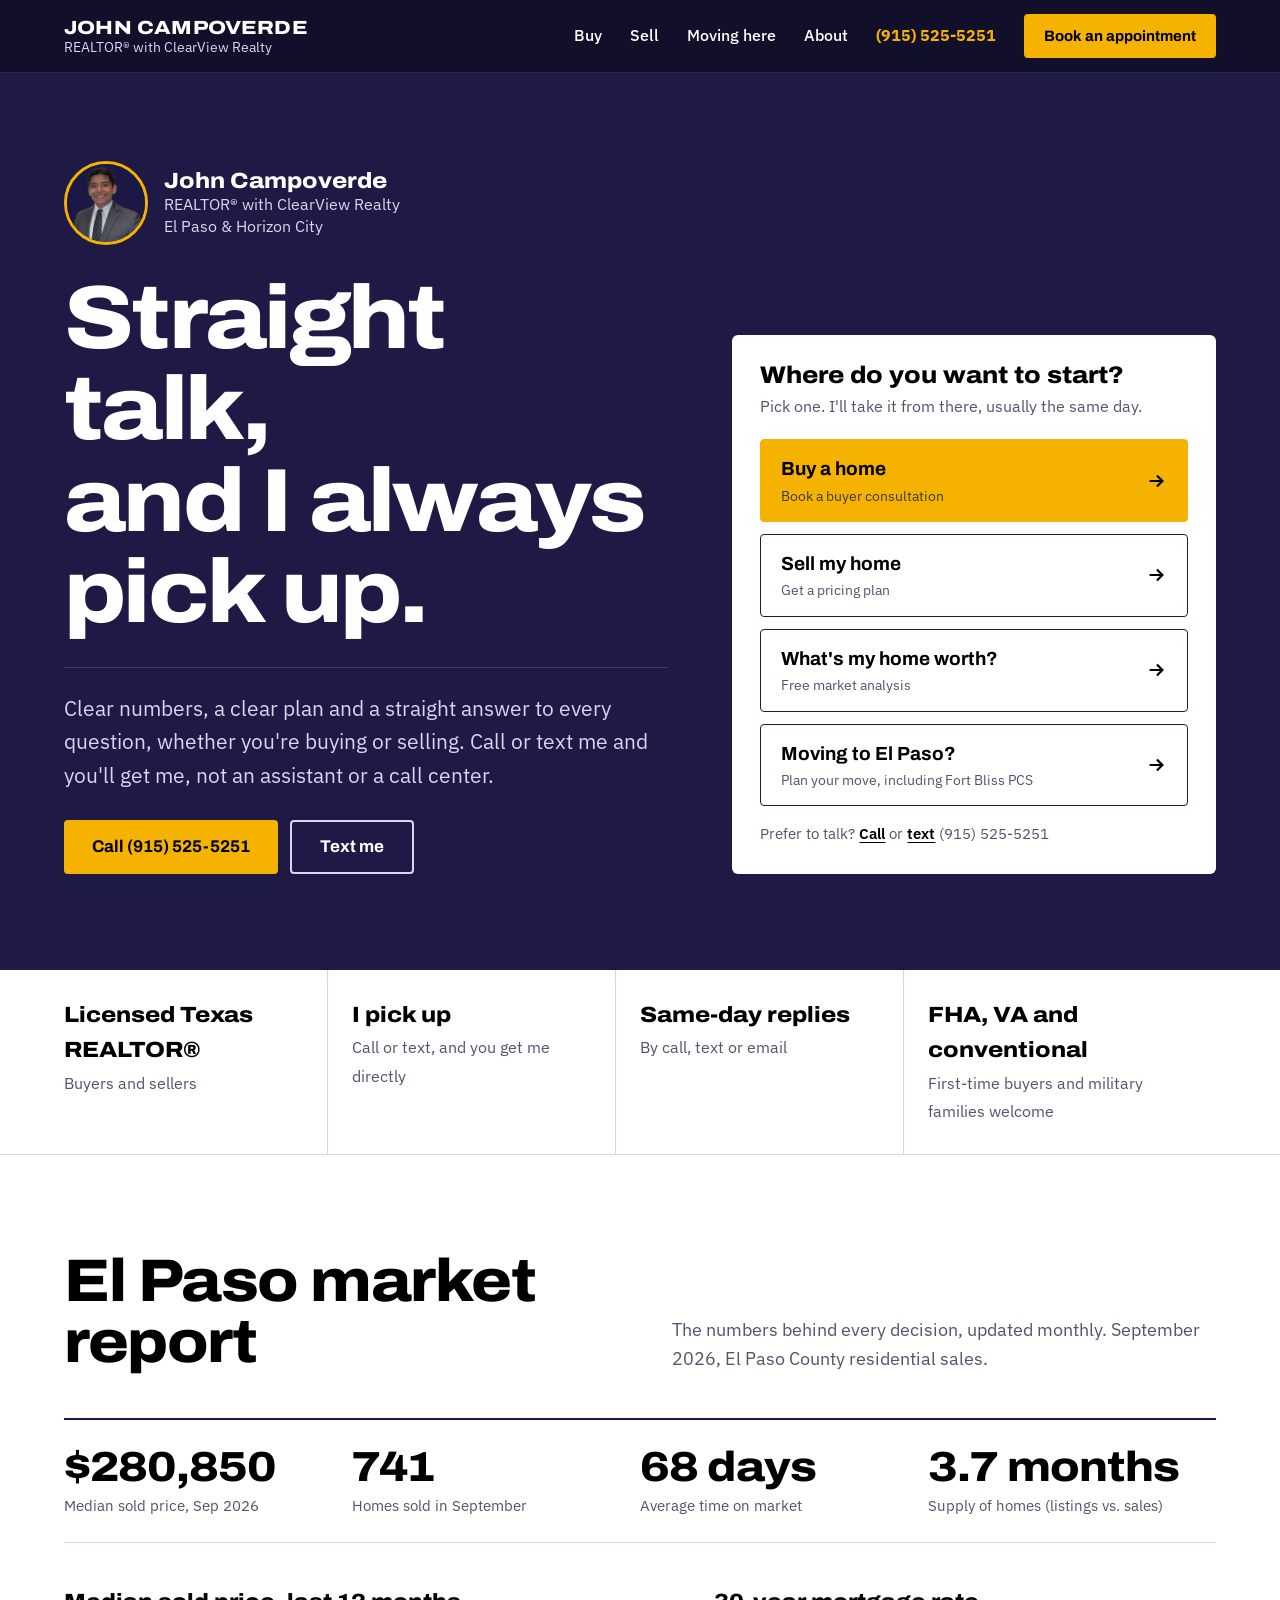
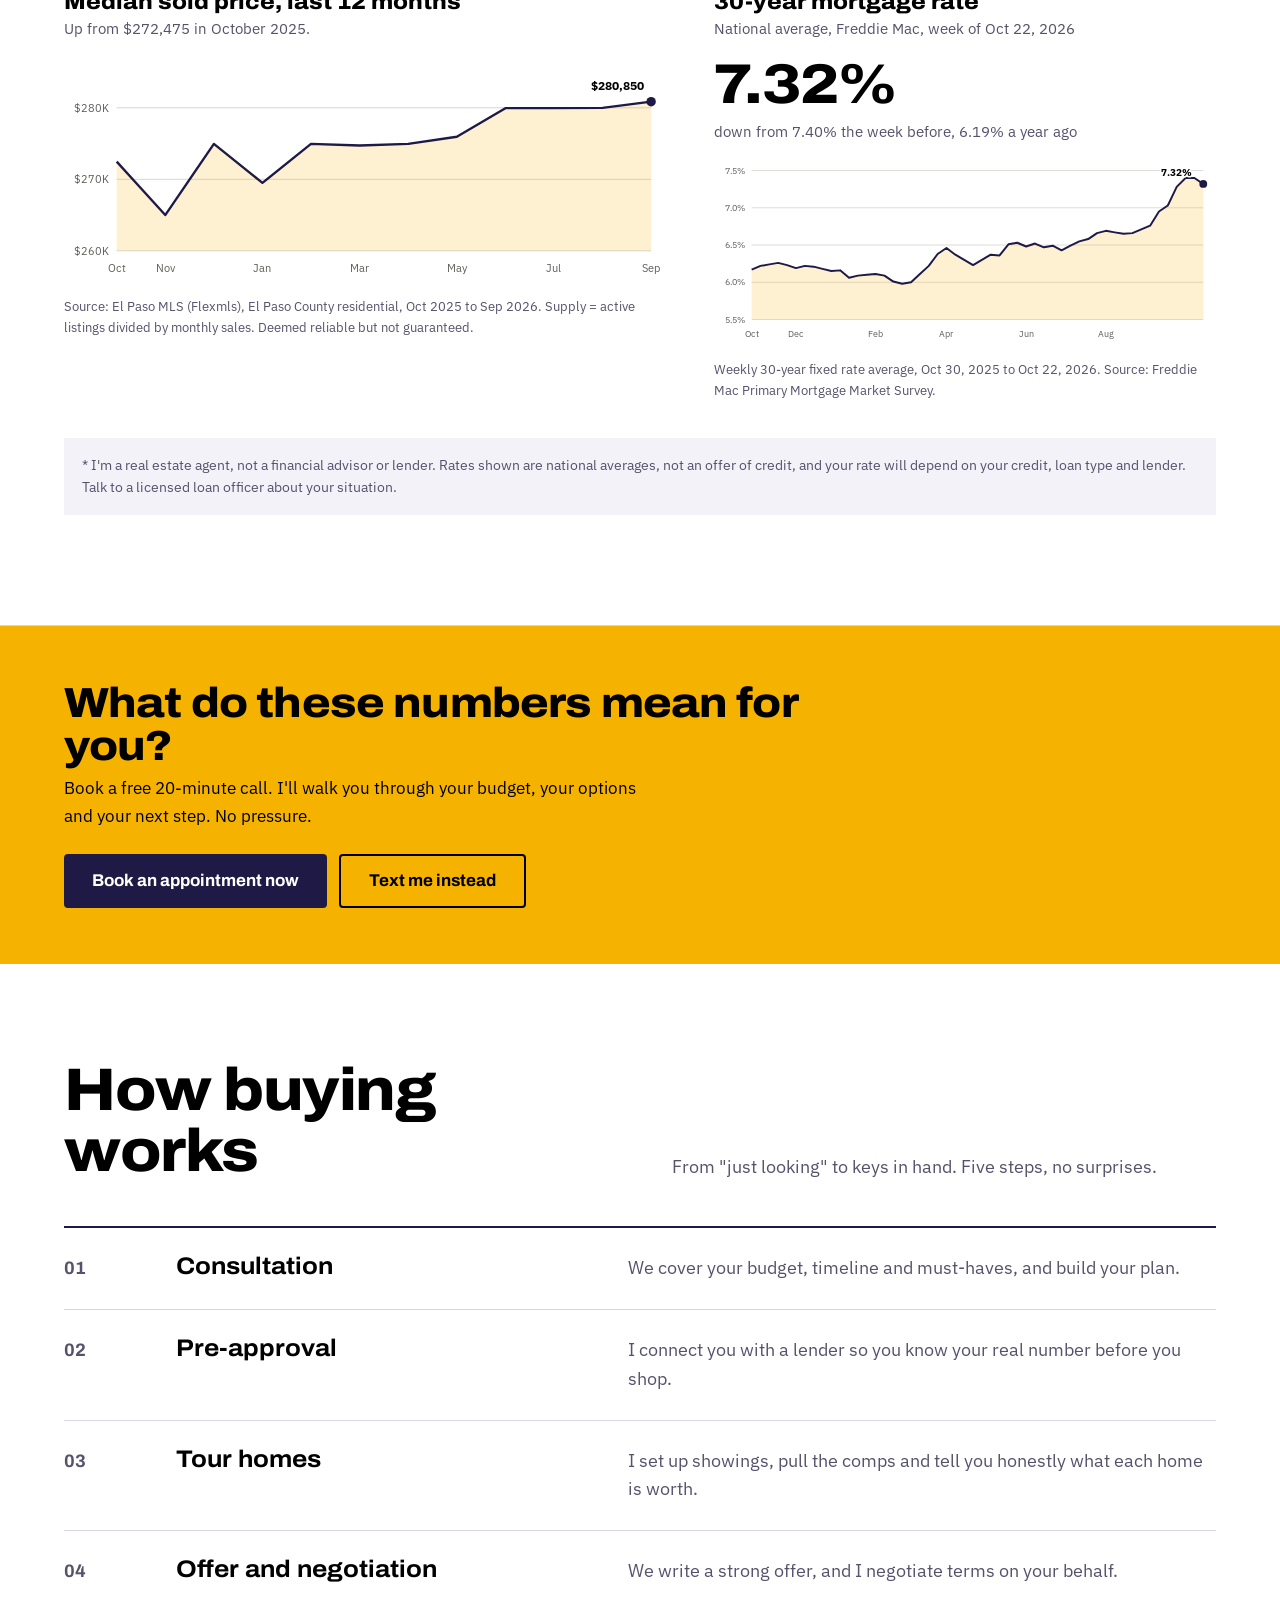
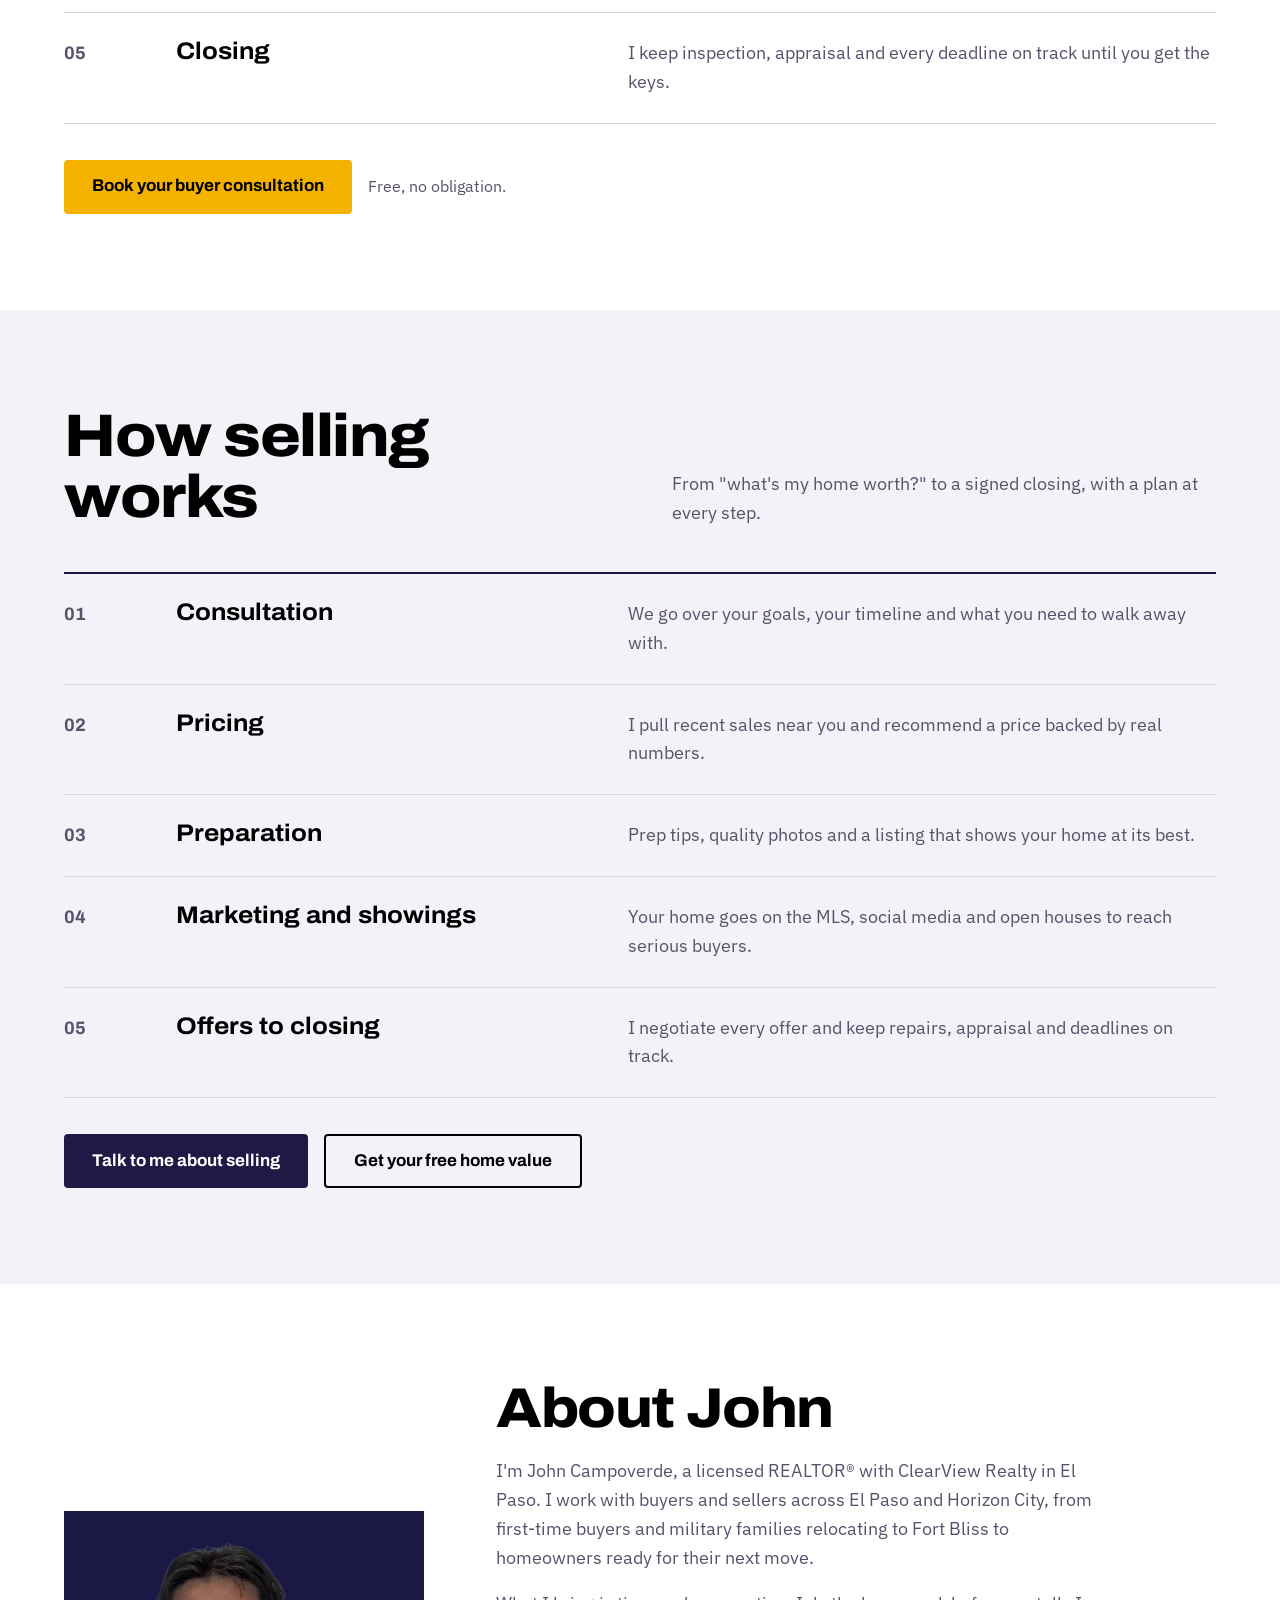
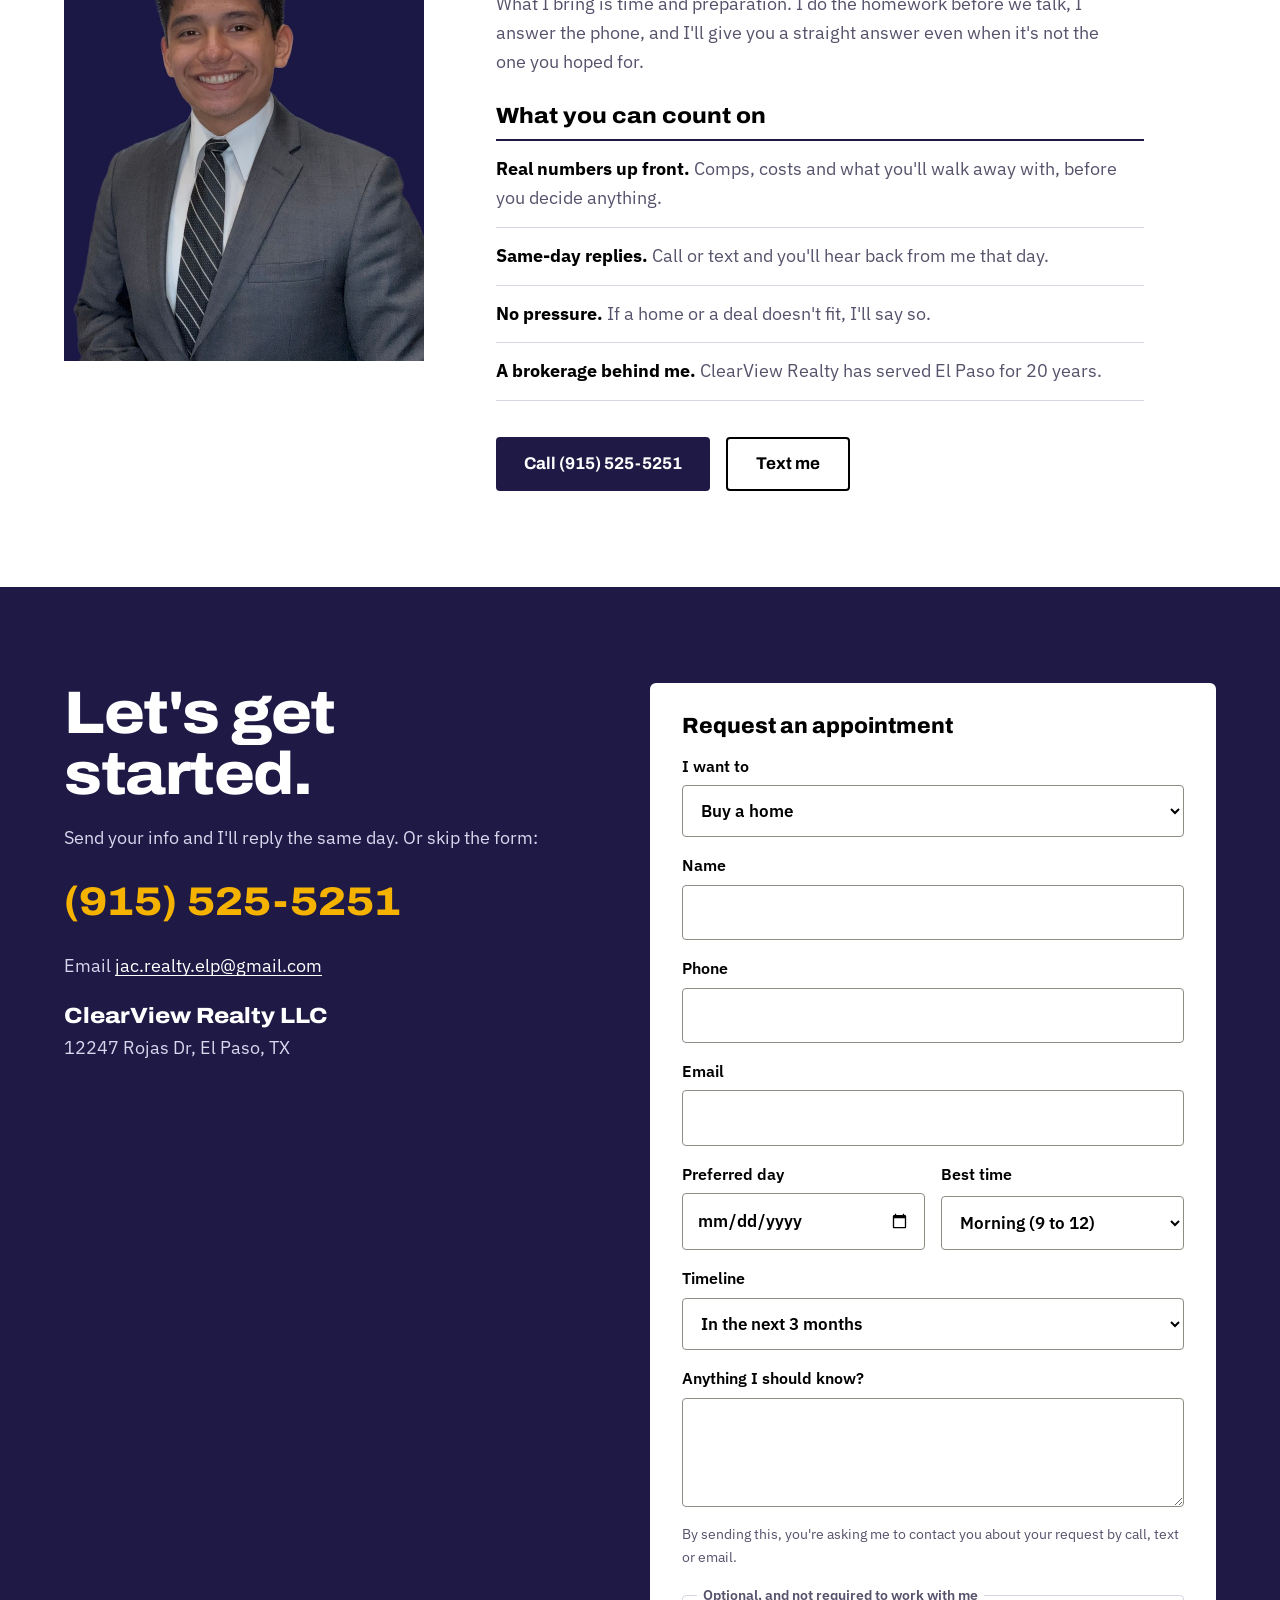
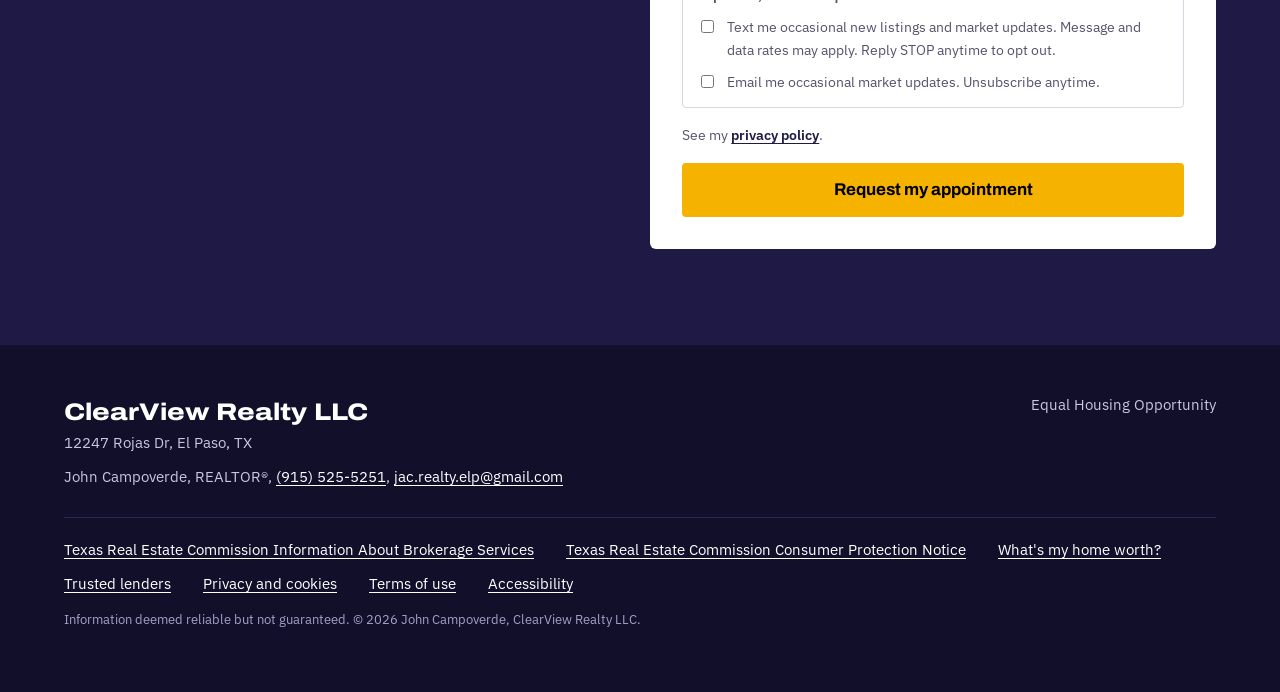
<file: index.html>
<!doctype html>
<html lang="en">
<head>
<meta charset="utf-8">
<meta name="viewport" content="width=device-width, initial-scale=1">
<title>John Campoverde | El Paso REALTOR® | ClearView Realty</title>
<meta name="description" content="John Campoverde, REALTOR® with ClearView Realty, helps buyers and sellers across El Paso and Horizon City. Call or text (915) 525-5251.">
<meta name="theme-color" content="#1E1A45">
<link rel="canonical" href="https://campoverdeestates.com/">
<meta property="og:title" content="John Campoverde, REALTOR® with ClearView Realty">
<meta property="og:description" content="Buying or selling in El Paso? Clear numbers, a clear plan and a straight answer to every question.">
<meta property="og:url" content="https://campoverdeestates.com/">
<meta property="og:type" content="website">
<meta property="og:image" content="https://campoverdeestates.com/headshot.jpg">
<meta property="og:image:alt" content="John Campoverde, REALTOR® with ClearView Realty">
<meta name="twitter:card" content="summary">
<link rel="icon" href="/favicon.svg" type="image/svg+xml">
<script>document.documentElement.classList.add("js")</script>
<link rel="preconnect" href="https://fonts.googleapis.com">
<link rel="preconnect" href="https://fonts.gstatic.com" crossorigin>
<link href="https://fonts.googleapis.com/css2?family=Archivo:wdth,wght@100..125,500..800&family=IBM+Plex+Sans:wght@400;500;600&display=swap" rel="stylesheet">
<script type="application/ld+json">
{
  "@context": "https://schema.org",
  "@type": "RealEstateAgent",
  "name": "John Campoverde, ClearView Realty",
  "telephone": "+1-915-525-5251",
  "image": "https://campoverdeestates.com/headshot.jpg",
  "email": "jac.realty.elp@gmail.com",
  "address": {"@type": "PostalAddress", "streetAddress": "12247 Rojas Dr", "addressLocality": "El Paso", "addressRegion": "TX", "addressCountry": "US"},
  "areaServed": ["El Paso, TX", "Horizon City, TX"],
  "url": "https://campoverdeestates.com/",
  "parentOrganization": {"@type": "RealEstateAgent", "name": "ClearView Realty", "url": "https://www.clearviewep.com/"}
}
</script>
<style>
:root{
  --black:#000000;
  --white:#ffffff;
  --stone:#F3F2F8;
  --rule:#d8d6e4;
  --gray:#55526b;
  --go:#f5b300;
  --go-hover:#ffc533;
  --indigo:#1E1A45;
  --deep:#120F2B;
  --lav:#d9d6ef;
}
*{box-sizing:border-box}
html{scroll-behavior:smooth}
@media (prefers-reduced-motion:reduce){html{scroll-behavior:auto}}
body{margin:0;font-family:'IBM Plex Sans',system-ui,sans-serif;font-size:18px;line-height:1.6;color:var(--black);background:var(--white)}
h1,h2,h3{font-family:'Archivo','IBM Plex Sans',sans-serif;margin:0;line-height:1.02}
a{color:var(--black);text-underline-offset:3px}
:focus-visible{outline:3px solid var(--go);outline-offset:3px}
.wrap{max-width:1200px;margin:0 auto;padding:0 24px}
.skip{position:absolute;left:-999px}.skip:focus{left:12px;top:12px;background:#fff;padding:8px 12px;z-index:30}

.btn{display:inline-flex;align-items:center;justify-content:center;min-height:54px;padding:10px 28px;font-family:'Archivo',sans-serif;font-weight:700;font-size:17px;text-decoration:none;border:0;border-radius:4px;cursor:pointer;text-align:center;line-height:1.2}
.btn-go{background:var(--go);color:var(--black)}
.btn-go:hover{background:var(--go-hover)}
.btn-black{background:var(--indigo);color:var(--white)}
.btn-black:hover{background:#2E2866}

header{background:var(--deep);color:var(--white);position:sticky;top:0;z-index:20;border-bottom:1px solid #2a2552}
.nav{display:flex;align-items:center;justify-content:space-between;gap:20px;min-height:72px;flex-wrap:wrap}
.brand{color:var(--white);text-decoration:none;display:flex;flex-direction:column;line-height:1.15}
.brand strong{font-family:'Archivo',sans-serif;font-stretch:118%;font-weight:800;font-size:19px;letter-spacing:.01em}
.brand span{font-size:14px;color:var(--lav)}
.nav nav{display:flex;align-items:center;gap:28px}
.nav nav a.link{color:var(--white);text-decoration:none;font-size:16px;font-weight:500}
.nav nav a.link:hover{text-decoration:underline}
.nav nav a.phone-link{font-weight:700;color:var(--go)}
.nav .btn{min-height:44px;padding:8px 20px;font-size:15px}

.hero{background:var(--indigo);color:var(--white);padding:88px 0 96px}
.hero .wrap{display:grid;grid-template-columns:minmax(0,1.25fr) minmax(0,1fr);gap:64px;align-items:end}
@media (max-width:900px){.hero .wrap{grid-template-columns:1fr;gap:44px}}
.hero h1{font-stretch:112%;font-weight:800;font-size:clamp(46px,7vw,92px);letter-spacing:-.03em}
.hero .lead{font-size:clamp(18px,1.8vw,21px);color:var(--lav);max-width:32em;margin:28px 0 0;padding-top:24px;border-top:1px solid #3b3670}
.byline{display:flex;align-items:center;gap:16px;margin-bottom:28px}
.byline img{width:84px;height:84px;border-radius:50%;object-fit:cover;object-position:50% 22%;border:3px solid var(--go);flex:0 0 auto}
.byline strong{display:block;font-family:'Archivo',sans-serif;font-stretch:112%;font-weight:800;font-size:22px;line-height:1.15}
.byline span{display:block;color:var(--lav);font-size:16px;line-height:1.35}
.hero-acts{display:flex;flex-wrap:wrap;gap:12px;margin-top:28px}
.btn-ghost{background:transparent;color:var(--white);border:2px solid var(--lav)}
.btn-ghost:hover{background:rgba(255,255,255,.08)}
@media (max-width:760px){.hero{padding:40px 0 56px}.byline img{width:72px;height:72px}.hero-acts .btn{white-space:nowrap;padding:10px 16px}.hero-acts .btn-go{flex:1}}

.quick{background:var(--white);color:var(--black);border-radius:6px;padding:28px}
.quick h2{font-size:24px;font-weight:800;font-stretch:110%}
.quick p{margin:6px 0 20px;color:var(--gray);font-size:16px}
.choices{display:grid;gap:12px}
.choice{display:flex;align-items:center;justify-content:space-between;gap:16px;min-height:64px;padding:14px 20px;border:1.5px solid var(--indigo);border-radius:4px;text-decoration:none;color:var(--black);font-family:'Archivo',sans-serif;font-weight:700;font-size:19px;background:var(--white)}
.choice small{display:block;font-family:'IBM Plex Sans',sans-serif;font-weight:400;font-size:14px;color:var(--gray)}
.choice:hover{background:var(--stone)}
.choice.primary{background:var(--go);border-color:var(--go)}
.choice.primary small{color:#3d3a33}
.choice.primary:hover{background:var(--go-hover)}
.choice svg{flex:0 0 22px;width:22px;height:22px}
.quick .call{margin-top:16px;margin-bottom:0;font-size:15px;color:var(--gray)}
.quick .call a{font-weight:600;color:var(--black)}

.facts{border-bottom:1px solid var(--rule)}
.facts ul{list-style:none;margin:0;padding:0;display:grid;grid-template-columns:repeat(auto-fit,minmax(220px,1fr))}
.facts li{padding:28px 24px 28px 0;border-right:1px solid var(--rule);margin-right:24px}
.facts li:last-child{border-right:0}
@media (max-width:700px){.facts li{border-right:0;border-bottom:1px solid var(--rule);margin-right:0}.facts li:last-child{border-bottom:0}}
.facts b{display:block;font-family:'Archivo',sans-serif;font-stretch:112%;font-size:22px;font-weight:800}
.facts span{color:var(--gray);font-size:16px}


/* market report */
.market{border-bottom:1px solid var(--rule)}
.stats{display:grid;grid-template-columns:repeat(auto-fit,minmax(200px,1fr));gap:0;border-top:2px solid var(--indigo);margin-bottom:48px}
.stat{padding:24px 24px 24px 0;border-bottom:1px solid var(--rule)}
.stat b{display:block;font-family:'Archivo',sans-serif;font-stretch:112%;font-weight:800;font-size:clamp(30px,3.6vw,42px);letter-spacing:-.02em;line-height:1.1}
.stat span{display:block;color:var(--gray);font-size:15px;margin-top:4px}
.charts{display:grid;grid-template-columns:minmax(0,1.2fr) minmax(0,1fr);gap:48px}
@media (max-width:900px){.charts{grid-template-columns:1fr}}
.charts h3{font-size:22px;font-weight:800;font-stretch:108%;margin-bottom:4px}
.charts .note{color:var(--gray);font-size:15px;margin:0 0 16px}
.rate{font-family:'Archivo',sans-serif;font-stretch:112%;font-weight:800;font-size:clamp(40px,5vw,56px);letter-spacing:-.02em;line-height:1}
.rate small{display:block;margin-top:8px;line-height:1.4;font-family:'IBM Plex Sans',sans-serif;font-size:15px;font-weight:400;color:var(--gray);letter-spacing:0;margin-left:0}
.why{margin:18px 0 0;padding-left:20px;color:var(--gray);font-size:16px}
.why li{margin-bottom:8px}
.fred{width:100%;height:auto;display:block;margin-top:16px;border:1px solid var(--rule)}
.source{font-size:13px;color:var(--gray);margin:14px 0 0}
.disclaimer{margin-top:36px;padding:16px 18px;background:var(--stone);font-size:14px;color:var(--gray)}


/* motion: three deliberate moments, all off for reduced motion and without JS */
.reveal span{display:block}
.choice svg{transition:transform .18s ease}
.choice:hover svg,.choice:focus-visible svg{transform:translateX(4px)}
@media (prefers-reduced-motion:no-preference){
  .js .reveal span{opacity:0;transform:translateY(28px);animation:rise .7s cubic-bezier(.2,.7,.2,1) forwards}
  .js .reveal span:nth-child(2){animation-delay:.12s}
  .js .reveal span:nth-child(3){animation-delay:.24s}
  .js .slide-in{opacity:0;transform:translateY(20px);animation:rise .7s cubic-bezier(.2,.7,.2,1) .45s forwards}
  @keyframes rise{to{opacity:1;transform:none}}
  .js .draw-line{stroke-dasharray:1;stroke-dashoffset:1;transition:stroke-dashoffset 1.6s cubic-bezier(.4,0,.2,1)}
  .js .draw-area{opacity:0;transition:opacity .8s ease .9s}
  .js .draw-dot{opacity:0;transition:opacity .3s ease 1.5s}
  .js .in-view .draw-line{stroke-dashoffset:0}
  .js .in-view .draw-area,.js .in-view .draw-dot{opacity:1}
}

section{padding:96px 0}
@media (max-width:760px){section{padding:64px 0}.head{margin-bottom:28px}}
.head{display:grid;grid-template-columns:minmax(0,1fr) minmax(0,1fr);gap:24px 64px;align-items:end;margin-bottom:44px}
@media (max-width:800px){.head{grid-template-columns:1fr}}
.head h2{font-stretch:110%;font-weight:800;font-size:clamp(36px,5vw,60px);letter-spacing:-.025em}
.head p{margin:0;color:var(--gray);max-width:30em}
.process{list-style:none;margin:0;padding:0;border-top:2px solid var(--indigo);counter-reset:n}
.process li{counter-increment:n;display:grid;grid-template-columns:80px minmax(0,1fr) minmax(0,1.4fr);gap:8px 32px;padding:26px 0;border-bottom:1px solid var(--rule);align-items:baseline}
.process li::before{content:counter(n,decimal-leading-zero);font-family:'Archivo',sans-serif;font-weight:700;font-size:18px;color:var(--gray)}
.process h3{font-size:24px;font-weight:700;font-stretch:108%}
.process p{margin:0;color:var(--gray)}
@media (max-width:700px){.process li{grid-template-columns:48px minmax(0,1fr)}.process p{grid-column:2}}
.after{margin-top:36px;display:flex;gap:16px;align-items:center;flex-wrap:wrap}
.after span{color:var(--gray);font-size:16px}
.alt{background:var(--stone)}

.about .wrap{display:grid;grid-template-columns:minmax(0,360px) minmax(0,1fr);gap:72px;align-items:center}
@media (max-width:800px){.about .wrap{grid-template-columns:1fr;gap:36px}}
.portrait{aspect-ratio:4/5;background:var(--indigo);color:#fff;display:flex;align-items:center;justify-content:center;font-family:'Archivo',sans-serif;font-stretch:125%;font-weight:800;font-size:72px;max-width:360px}
.portrait img{width:100%;height:100%;object-fit:cover;display:block}
.about h2{font-stretch:110%;font-weight:800;font-size:clamp(36px,5vw,56px);letter-spacing:-.025em;margin-bottom:20px}
.about p{color:var(--gray);max-width:34em}
.count-on{font-size:22px;font-weight:800;font-stretch:108%;margin:28px 0 12px}
.promises{list-style:none;margin:0;padding:0;border-top:2px solid var(--indigo);max-width:36em}
.promises li{padding:14px 0;border-bottom:1px solid var(--rule);color:var(--gray)}
.promises b{color:var(--black)}

.contact{background:var(--indigo);color:var(--white)}
.contact .wrap{display:grid;grid-template-columns:minmax(0,1fr) minmax(0,1.1fr);gap:72px}
@media (max-width:860px){.contact .wrap{grid-template-columns:1fr;gap:40px}}
.contact h2{font-stretch:110%;font-weight:800;font-size:clamp(36px,5vw,60px);letter-spacing:-.025em}
.contact p{color:var(--lav)}
.contact a{color:var(--white)}
form a{color:var(--indigo)!important;font-weight:600}
.phone{display:block;font-family:'Archivo',sans-serif;font-stretch:112%;font-weight:800;font-size:clamp(30px,3.6vw,40px);text-decoration:none;color:var(--go)!important;margin:18px 0 10px}
form{background:var(--white);color:var(--black);border-radius:6px;padding:32px;display:grid;gap:16px}
form h3{font-size:22px;font-weight:800}
label{display:grid;gap:6px;font-weight:600;font-size:16px}
input,select,textarea{font:inherit;font-size:17px;padding:13px 14px;border:1.5px solid #8f8c86;border-radius:4px;width:100%;background:#fff;color:var(--black)}
input:focus,select:focus,textarea:focus{border-color:var(--black);outline:3px solid var(--go);outline-offset:0}
.consent{display:flex;gap:10px;align-items:flex-start;font-weight:400;font-size:14px;color:var(--gray)}
.consent input{width:auto;margin-top:4px}
.consent-note,.contact form .consent-note{margin:0;font-size:14px;color:var(--gray)}
.optin{border:1px solid var(--rule);border-radius:4px;padding:10px 14px 14px;margin:0;display:grid;gap:10px}
.optin legend{font-size:14px;font-weight:600;color:var(--gray);padding:0 6px}
.hidden{display:none}

footer{background:var(--deep);color:#c9c6e0;padding:48px 0 120px;font-size:15px}
footer a{color:var(--white)}
.foot{display:flex;flex-wrap:wrap;justify-content:space-between;gap:24px}
.broker{font-family:'Archivo',sans-serif;font-stretch:118%;font-weight:800;font-size:24px;color:var(--white)}
.trec{margin-top:28px;padding-top:20px;border-top:1px solid #2a2552;display:flex;flex-wrap:wrap;gap:10px 32px}
.legal{margin-top:14px;font-size:13px;color:#a4a0c4}

.bar{position:fixed;left:0;right:0;bottom:0;z-index:25;display:none;gap:8px;padding:10px 12px calc(10px + env(safe-area-inset-bottom));background:var(--white);border-top:1px solid var(--rule)}
.bar .btn{flex:1;min-height:50px;padding:8px 10px;font-size:16px}
.bar .btn-go{flex:1.6}
@media (max-width:760px){.bar{display:flex}.nav nav a.link,.nav nav .btn{display:none}.float{display:none!important}}

/* floating book-now button (desktop): shows after the hero, hides at the form */
.float{position:fixed;right:24px;bottom:24px;z-index:25;display:flex;align-items:center;gap:10px;min-height:58px;padding:0 26px 0 20px;border-radius:999px;background:var(--go);color:#000;text-decoration:none;font-family:'Archivo',sans-serif;font-weight:800;font-size:17px;box-shadow:0 10px 30px rgba(18,15,43,.35);opacity:0;transform:translateY(16px);pointer-events:none;visibility:hidden;transition:opacity .25s ease,transform .25s ease,background .15s,visibility .25s}
.float:hover{background:var(--go-hover)}
.float.show{opacity:1;transform:none;pointer-events:auto;visibility:visible}
.float .dot{width:10px;height:10px;border-radius:50%;background:#1a7f37;box-shadow:0 0 0 0 rgba(26,127,55,.6)}


/* call-to-action band */
.band{background:var(--go);color:#000;padding:56px 0}
.band .wrap{display:flex;flex-wrap:wrap;align-items:center;justify-content:space-between;gap:24px 48px}
.band h2{font-stretch:110%;font-weight:800;font-size:clamp(28px,3.6vw,42px);letter-spacing:-.02em;max-width:18em}
.band p{margin:8px 0 0;font-size:17px;max-width:34em}
.band .acts{display:flex;gap:12px;flex-wrap:wrap}
.band .btn-black{min-width:220px}
.btn-line{background:transparent;color:#000;border:2px solid #000}
.btn-line:hover{background:rgba(0,0,0,.06)}
.when{display:grid;grid-template-columns:1fr 1fr;gap:16px}
@media (max-width:480px){.when{grid-template-columns:1fr}}
@media (min-width:761px){footer{padding-bottom:48px}}
</style>
</head>
<body>
<a class="skip" href="#main">Skip to content</a>

<header>
  <div class="wrap nav">
    <a class="brand" href="#top"><strong>JOHN CAMPOVERDE</strong><span>REALTOR® with ClearView Realty</span></a>
    <nav aria-label="Main">
            <a class="link" href="/buy.html">Buy</a>
      <a class="link" href="/sell.html">Sell</a>
      <a class="link" href="/relocate.html">Moving here</a>
      <a class="link" href="#about">About</a>
      <a class="link phone-link" href="tel:+19155255251">(915) 525-5251</a>
      <a class="btn btn-go" href="#contact" data-goal="Buy a home">Book an appointment</a>
    </nav>
  </div>
</header>

<main id="main">
  <div class="hero" id="top">
    <div class="wrap">
      <div>
        <div class="byline">
          <img src="headshot.jpg" alt="John Campoverde" width="720" height="900" fetchpriority="high">
          <div><strong>John Campoverde</strong><span>REALTOR® with ClearView Realty</span><span>El Paso &amp; Horizon City</span></div>
        </div>
        <h1 class="reveal"><span>Straight talk,</span> <span>and I always</span> <span>pick up.</span></h1>
        <p class="lead">Clear numbers, a clear plan and a straight answer to every question, whether you're buying or selling. Call or text me and you'll get me, not an assistant or a call center.</p>
        <div class="hero-acts"><a class="btn btn-go" href="tel:+19155255251">Call (915) 525-5251</a><a class="btn btn-ghost" href="sms:+19155255251">Text me</a></div>
      </div>
      <div class="quick slide-in">
        <h2>Where do you want to start?</h2>
        <p>Pick one. I'll take it from there, usually the same day.</p>
        <div class="choices">
          <a class="choice primary" href="/buy.html"><span>Buy a home<small>Book a buyer consultation</small></span><svg viewBox="0 0 24 24" fill="none" stroke="currentColor" stroke-width="2.4" aria-hidden="true"><path d="M5 12h14M13 6l6 6-6 6"/></svg></a>
          <a class="choice" href="/sell.html"><span>Sell my home<small>Get a pricing plan</small></span><svg viewBox="0 0 24 24" fill="none" stroke="currentColor" stroke-width="2.4" aria-hidden="true"><path d="M5 12h14M13 6l6 6-6 6"/></svg></a>
          <a class="choice" href="/home-value.html"><span>What's my home worth?<small>Free market analysis</small></span><svg viewBox="0 0 24 24" fill="none" stroke="currentColor" stroke-width="2.4" aria-hidden="true"><path d="M5 12h14M13 6l6 6-6 6"/></svg></a>
          <a class="choice" href="/relocate.html"><span>Moving to El Paso?<small>Plan your move, including Fort Bliss PCS</small></span><svg viewBox="0 0 24 24" fill="none" stroke="currentColor" stroke-width="2.4" aria-hidden="true"><path d="M5 12h14M13 6l6 6-6 6"/></svg></a>
        </div>
        <p class="call">Prefer to talk? <a href="tel:+19155255251">Call</a> or <a href="sms:+19155255251">text</a> (915) 525-5251</p>
      </div>
    </div>
  </div>

  <div class="facts">
    <div class="wrap">
      <ul>
        <li><b>Licensed Texas REALTOR®</b><span>Buyers and sellers</span></li>
        <li><b>I pick up</b><span>Call or text, and you get me directly</span></li>
        <li><b>Same-day replies</b><span>By call, text or email</span></li>
        <li><b>FHA, VA and conventional</b><span>First-time buyers and military families welcome</span></li>
      </ul>
    </div>
  </div>


  <section class="market" id="market">
    <div class="wrap">
      <div class="head">
        <h2>El Paso market report</h2>
        <p>The numbers behind every decision, updated monthly. September 2026, El Paso County residential sales.</p>
      </div>
      <div class="stats">
        <div class="stat"><b data-count="280850" data-prefix="$">$280,850</b><span>Median sold price, Sep 2026</span></div>
        <div class="stat"><b data-count="741">741</b><span>Homes sold in September</span></div>
        <div class="stat"><b data-count="68" data-suffix=" days">68 days</b><span>Average time on market</span></div>
        <div class="stat"><b data-count="3.7" data-decimals="1" data-suffix=" months">3.7 months</b><span>Supply of homes (listings vs. sales)</span></div>
      </div>
      <div class="charts">
        <div>
          <h3>Median sold price, last 12 months</h3>
          <p class="note">Up from $272,475 in October 2025.</p>
          <svg viewBox="0 0 640 240" role="img" aria-label="Median sold price in El Paso County rose from $272,475 in October 2025 to $280,850 in September 2026." style="width:100%;height:auto;display:block;font-family:IBM Plex Sans,system-ui,sans-serif"><line x1="56" x2="624" y1="206.0" y2="206.0" stroke="#d6d4cf" stroke-width="1"/><text x="48" y="210.0" text-anchor="end" font-size="12" fill="#5f5d58">$260K</text><line x1="56" x2="624" y1="130.0" y2="130.0" stroke="#d6d4cf" stroke-width="1"/><text x="48" y="134.0" text-anchor="end" font-size="12" fill="#5f5d58">$270K</text><line x1="56" x2="624" y1="54.0" y2="54.0" stroke="#d6d4cf" stroke-width="1"/><text x="48" y="58.0" text-anchor="end" font-size="12" fill="#5f5d58">$280K</text><path class="draw-area" d="M56.0,206.0 L56.0,111.2 L107.6,168.0 L159.3,92.4 L210.9,133.8 L262.5,92.4 L314.2,94.1 L365.8,92.4 L417.5,84.8 L469.1,54.4 L520.7,54.4 L572.4,54.0 L624.0,47.5 L624.0,206.0 Z" fill="#f5b300" fill-opacity=".18"/><polyline class="draw-line" pathLength="1" points="56.0,111.2 107.6,168.0 159.3,92.4 210.9,133.8 262.5,92.4 314.2,94.1 365.8,92.4 417.5,84.8 469.1,54.4 520.7,54.4 572.4,54.0 624.0,47.5" fill="none" stroke="#1E1A45" stroke-width="2.5" stroke-linejoin="round"/><circle class="draw-dot" cx="624.0" cy="47.5" r="5" fill="#1E1A45"/><text x="616.0" y="35.5" text-anchor="end" font-size="13" font-weight="700" fill="#000">$280,850</text><text x="56.0" y="228" text-anchor="middle" font-size="12" fill="#5f5d58">Oct</text><text x="107.6" y="228" text-anchor="middle" font-size="12" fill="#5f5d58">Nov</text><text x="210.9" y="228" text-anchor="middle" font-size="12" fill="#5f5d58">Jan</text><text x="314.2" y="228" text-anchor="middle" font-size="12" fill="#5f5d58">Mar</text><text x="417.5" y="228" text-anchor="middle" font-size="12" fill="#5f5d58">May</text><text x="520.7" y="228" text-anchor="middle" font-size="12" fill="#5f5d58">Jul</text><text x="624.0" y="228" text-anchor="middle" font-size="12" fill="#5f5d58">Sep</text></svg>
          <p class="source">Source: El Paso MLS (Flexmls), El Paso County residential, Oct 2025 to Sep 2026. Supply = active listings divided by monthly sales. Deemed reliable but not guaranteed.</p>
        </div>
        <div>
          <h3>30-year mortgage rate</h3>
          <p class="note">National average, Freddie Mac, week of Oct 22, 2026</p>
          <div class="rate">7.32%<small>down from 7.40% the week before, 6.19% a year ago</small></div>
          <svg class="ratechart" viewBox="0 0 640 240" role="img" aria-label="The 30-year fixed mortgage rate rose from 6.17% in late October 2025, dipped to 5.98% in February 2026, then climbed to 7.40% in October before easing to 7.32% on October 22, 2026." style="width:100%;height:auto;display:block;margin-top:16px;font-family:IBM Plex Sans,system-ui,sans-serif"><line x1="48" x2="624" y1="206.0" y2="206.0" stroke="#d6d4cf" stroke-width="1"/><text x="40" y="210.0" text-anchor="end" font-size="12" fill="#5f5d58">5.5%</text><line x1="48" x2="624" y1="158.5" y2="158.5" stroke="#d6d4cf" stroke-width="1"/><text x="40" y="162.5" text-anchor="end" font-size="12" fill="#5f5d58">6.0%</text><line x1="48" x2="624" y1="111.0" y2="111.0" stroke="#d6d4cf" stroke-width="1"/><text x="40" y="115.0" text-anchor="end" font-size="12" fill="#5f5d58">6.5%</text><line x1="48" x2="624" y1="63.5" y2="63.5" stroke="#d6d4cf" stroke-width="1"/><text x="40" y="67.5" text-anchor="end" font-size="12" fill="#5f5d58">7.0%</text><line x1="48" x2="624" y1="16.0" y2="16.0" stroke="#d6d4cf" stroke-width="1"/><text x="40" y="20.0" text-anchor="end" font-size="12" fill="#5f5d58">7.5%</text><path class="draw-area" d="M48.0,206.0 L48.0,142.4 L59.3,137.6 L70.6,135.7 L81.9,133.8 L93.2,136.6 L104.5,140.4 L115.8,137.6 L127.1,138.6 L138.4,141.4 L149.6,144.2 L160.9,143.3 L172.2,152.8 L183.5,150.0 L194.8,149.0 L206.1,148.0 L217.4,150.0 L228.7,157.6 L240.0,160.4 L251.3,158.5 L262.6,148.0 L273.9,137.6 L285.2,122.4 L296.5,114.8 L307.8,123.3 L319.1,130.0 L330.4,136.6 L341.6,130.0 L352.9,123.3 L364.2,124.3 L375.5,110.1 L386.8,108.1 L398.1,112.9 L409.4,109.1 L420.7,113.9 L432.0,111.9 L443.3,117.7 L454.6,111.9 L465.9,106.3 L477.2,103.4 L488.5,95.8 L499.8,92.9 L511.1,94.9 L522.4,96.7 L533.6,95.8 L544.9,91.0 L556.2,86.3 L567.5,68.2 L578.8,60.6 L590.1,36.9 L601.4,25.5 L612.7,25.5 L624.0,33.1 L624.0,206.0 Z" fill="#f5b300" fill-opacity=".18"/><polyline class="draw-line" pathLength="1" points="48.0,142.4 59.3,137.6 70.6,135.7 81.9,133.8 93.2,136.6 104.5,140.4 115.8,137.6 127.1,138.6 138.4,141.4 149.6,144.2 160.9,143.3 172.2,152.8 183.5,150.0 194.8,149.0 206.1,148.0 217.4,150.0 228.7,157.6 240.0,160.4 251.3,158.5 262.6,148.0 273.9,137.6 285.2,122.4 296.5,114.8 307.8,123.3 319.1,130.0 330.4,136.6 341.6,130.0 352.9,123.3 364.2,124.3 375.5,110.1 386.8,108.1 398.1,112.9 409.4,109.1 420.7,113.9 432.0,111.9 443.3,117.7 454.6,111.9 465.9,106.3 477.2,103.4 488.5,95.8 499.8,92.9 511.1,94.9 522.4,96.7 533.6,95.8 544.9,91.0 556.2,86.3 567.5,68.2 578.8,60.6 590.1,36.9 601.4,25.5 612.7,25.5 624.0,33.1" fill="none" stroke="#1E1A45" stroke-width="2.5" stroke-linejoin="round"/><circle class="draw-dot" cx="624.0" cy="33.1" r="5" fill="#1E1A45"/><text class="draw-dot" x="610.0" y="23.1" text-anchor="end" font-size="13" font-weight="700" fill="#000" stroke="#fff" stroke-width="4" paint-order="stroke">7.32%</text><text x="48.0" y="228" text-anchor="middle" font-size="12" fill="#5f5d58">Oct</text><text x="104.5" y="228" text-anchor="middle" font-size="12" fill="#5f5d58">Dec</text><text x="206.1" y="228" text-anchor="middle" font-size="12" fill="#5f5d58">Feb</text><text x="296.5" y="228" text-anchor="middle" font-size="12" fill="#5f5d58">Apr</text><text x="398.1" y="228" text-anchor="middle" font-size="12" fill="#5f5d58">Jun</text><text x="499.8" y="228" text-anchor="middle" font-size="12" fill="#5f5d58">Aug</text></svg>
          <p class="source">Weekly 30-year fixed rate average, Oct 30, 2025 to Oct 22, 2026. Source: Freddie Mac Primary Mortgage Market Survey.</p>
        </div>
      </div>
      <p class="disclaimer">* I'm a real estate agent, not a financial advisor or lender. Rates shown are national averages, not an offer of credit, and your rate will depend on your credit, loan type and lender. Talk to a licensed loan officer about your situation.</p>
    </div>
  </section>

  <div class="band">
    <div class="wrap">
      <div>
        <h2>What do these numbers mean for you?</h2>
        <p>Book a free 20-minute call. I'll walk you through your budget, your options and your next step. No pressure.</p>
      </div>
      <div class="acts">
        <a class="btn btn-black" href="#contact" data-goal="Buy a home">Book an appointment now</a>
        <a class="btn btn-line" href="sms:+19155255251">Text me instead</a>
      </div>
    </div>
  </div>

  <section id="buying">
    <div class="wrap">
      <div class="head">
        <h2>How buying works</h2>
        <p>From "just looking" to keys in hand. Five steps, no surprises.</p>
      </div>
      <ol class="process">
        <li><h3>Consultation</h3><p>We cover your budget, timeline and must-haves, and build your plan.</p></li>
        <li><h3>Pre-approval</h3><p>I connect you with a lender so you know your real number before you shop.</p></li>
        <li><h3>Tour homes</h3><p>I set up showings, pull the comps and tell you honestly what each home is worth.</p></li>
        <li><h3>Offer and negotiation</h3><p>We write a strong offer, and I negotiate terms on your behalf.</p></li>
        <li><h3>Closing</h3><p>I keep inspection, appraisal and every deadline on track until you get the keys.</p></li>
      </ol>
      <div class="after">
        <a class="btn btn-go" href="/buy.html">Book your buyer consultation</a>
        <span>Free, no obligation.</span>
      </div>
    </div>
  </section>

  <section class="alt" id="selling">
    <div class="wrap">
      <div class="head">
        <h2>How selling works</h2>
        <p>From "what's my home worth?" to a signed closing, with a plan at every step.</p>
      </div>
      <ol class="process">
        <li><h3>Consultation</h3><p>We go over your goals, your timeline and what you need to walk away with.</p></li>
        <li><h3>Pricing</h3><p>I pull recent sales near you and recommend a price backed by real numbers.</p></li>
        <li><h3>Preparation</h3><p>Prep tips, quality photos and a listing that shows your home at its best.</p></li>
        <li><h3>Marketing and showings</h3><p>Your home goes on the MLS, social media and open houses to reach serious buyers.</p></li>
        <li><h3>Offers to closing</h3><p>I negotiate every offer and keep repairs, appraisal and deadlines on track.</p></li>
      </ol>
      <div class="after">
        <a class="btn btn-black" href="/sell.html">Talk to me about selling</a>
        <a class="btn btn-line" href="/home-value.html">Get your free home value</a>
      </div>
    </div>
  </section>

  <section class="about" id="about">
    <div class="wrap">
      <div class="portrait"><img src="headshot.jpg" alt="John Campoverde, REALTOR® with ClearView Realty" width="720" height="900" loading="lazy"></div>
      <div>
        <h2>About John</h2>
        <p>I'm John Campoverde, a licensed REALTOR® with ClearView Realty in El Paso. I work with buyers and sellers across El Paso and Horizon City, from first-time buyers and military families relocating to Fort Bliss to homeowners ready for their next move.</p>
        <p>What I bring is time and preparation. I do the homework before we talk, I answer the phone, and I'll give you a straight answer even when it's not the one you hoped for.</p>
        <h3 class="count-on">What you can count on</h3>
        <ul class="promises">
          <li><b>Real numbers up front.</b> Comps, costs and what you'll walk away with, before you decide anything.</li>
          <li><b>Same-day replies.</b> Call or text and you'll hear back from me that day.</li>
          <li><b>No pressure.</b> If a home or a deal doesn't fit, I'll say so.</li>
          <li><b>A brokerage behind me.</b> ClearView Realty has served El Paso for 20 years.</li>
        </ul>
        <div class="after"><a class="btn btn-black" href="tel:+19155255251">Call (915) 525-5251</a><a class="btn btn-line" href="sms:+19155255251">Text me</a></div>
      </div>
    </div>
  </section>

  <section class="contact" id="contact">
    <div class="wrap">
      <div>
        <h2>Let's get started.</h2>
        <p>Send your info and I'll reply the same day. Or skip the form:</p>
        <a class="phone" href="tel:+19155255251">(915) 525-5251</a>
        <p>Email <a href="mailto:jac.realty.elp@gmail.com">jac.realty.elp@gmail.com</a></p>
        <p><span style="display:block;font-family:Archivo,sans-serif;font-stretch:112%;font-weight:800;font-size:22px;color:#fff">ClearView Realty LLC</span>12247 Rojas Dr, El Paso, TX</p>
      </div>
      <form name="contact" method="POST" action="/thanks.html" data-netlify="true" netlify-honeypot="bot-field" data-lead-type="general">
        <h3>Request an appointment</h3>
        <input type="hidden" name="form-name" value="contact">
        <input type="hidden" name="landing-page"><input type="hidden" name="first-visit"><input type="hidden" name="came-from"><input type="hidden" name="source-page"><input type="hidden" name="utm-source"><input type="hidden" name="utm-medium"><input type="hidden" name="utm-campaign">
        <p class="hidden"><label>Leave this empty <input name="bot-field"></label></p>
        <label>I want to
          <select name="goal" id="goal">
            <option>Buy a home</option>
            <option>Sell a home</option>
            <option>Find out what my home is worth</option>
            <option>Buy and sell</option>
            <option>Move to El Paso</option>
            <option>Something else</option>
          </select>
        </label>
        <label>Name <input name="name" autocomplete="name" required></label>
        <label>Phone <input name="phone" type="tel" autocomplete="tel" required></label>
        <label>Email <input name="email" type="email" autocomplete="email"></label>
        <div class="when">
          <label>Preferred day <input name="preferred-day" type="date" id="pday"></label>
          <label>Best time
            <select name="preferred-time">
              <option>Morning (9 to 12)</option>
              <option>Afternoon (12 to 5)</option>
              <option>Evening (5 to 8)</option>
            </select>
          </label>
        </div>
        <label>Timeline
          <select name="timeline">
            <option>In the next 3 months</option>
            <option>3 to 6 months</option>
            <option>6 months or more</option>
            <option>Just exploring</option>
          </select>
        </label>
        <label>Anything I should know? <textarea name="message" rows="3"></textarea></label>
        <p class="consent-note">By sending this, you're asking me to contact you about your request by call, text or email.</p>
        <fieldset class="optin"><legend>Optional, and not required to work with me</legend>
        <label class="consent"><input type="checkbox" name="marketing-texts" value="yes"> <span>Text me occasional new listings and market updates. Message and data rates may apply. Reply STOP anytime to opt out.</span></label>
        <label class="consent"><input type="checkbox" name="marketing-emails" value="yes"> <span>Email me occasional market updates. Unsubscribe anytime.</span></label>
        </fieldset>
        <p class="consent-note">See my <a href="/privacy.html">privacy policy</a>.</p>
        <button class="btn btn-go" type="submit">Request my appointment</button>
      </form>
    </div>
  </section>
</main>

<footer>
  <div class="wrap">
    <div class="foot">
      <div>
        <div class="broker">ClearView Realty LLC</div>
        <div>12247 Rojas Dr, El Paso, TX</div>
        <div style="margin-top:10px">John Campoverde, REALTOR®, <a href="tel:+19155255251">(915) 525-5251</a>, <a href="mailto:jac.realty.elp@gmail.com">jac.realty.elp@gmail.com</a></div>
      </div>
      <div>Equal Housing Opportunity</div>
    </div>
    <div class="trec">
      <!-- TREC-required links: iabs.pdf and consumer-protection-notice.pdf live in this folder. -->
      <a href="iabs.pdf" target="_blank" rel="noopener">Texas Real Estate Commission Information About Brokerage Services</a>
      <a href="consumer-protection-notice.pdf" target="_blank" rel="noopener">Texas Real Estate Commission Consumer Protection Notice</a>
      <a href="/home-value.html">What's my home worth?</a>
      <a href="/lenders.html">Trusted lenders</a>
      <a href="/privacy.html">Privacy and cookies</a>
      <a href="/terms.html">Terms of use</a>
      <a href="/accessibility.html">Accessibility</a>
    </div>
    <p class="legal">Information deemed reliable but not guaranteed. © 2026 John Campoverde, ClearView Realty LLC.</p>
  </div>
</footer>

<div class="bar">
  <a class="btn btn-black" href="tel:+19155255251">Call</a>
  <a class="btn btn-black" href="sms:+19155255251">Text</a>
  <a class="btn btn-go" href="#contact" data-goal="Buy a home">Book now</a>
</div>

<a class="float" id="float" href="#contact" data-goal="Buy a home"><span class="dot" aria-hidden="true"></span>Book an appointment now</a>

<script>
// One tap: any button with data-goal pre-fills the form and jumps to it.
document.querySelectorAll('[data-goal]').forEach(function (el) {
  el.addEventListener('click', function () {
    var sel = document.getElementById('goal');
    if (sel) sel.value = el.getAttribute('data-goal');
    setTimeout(function () { var n = document.querySelector('input[name="name"]'); if (n) n.focus({preventScroll: true}); }, 450);
  });
});

// Floating button: appears once the hero is off screen, hides while the form is visible.
(function () {
  var f = document.getElementById('float'), hero = document.getElementById('top'), form = document.getElementById('contact');
  if (!f || !('IntersectionObserver' in window)) return;
  var pastHero = false, atForm = false;
  function upd() { f.classList.toggle('show', pastHero && !atForm); }
  new IntersectionObserver(function (e) { pastHero = !e[0].isIntersecting; upd(); }).observe(hero);
  new IntersectionObserver(function (e) { atForm = e[0].isIntersecting; upd(); }, {threshold: 0.15}).observe(form);
})();

// Preferred day can't be in the past.
(function () {
  var d = document.getElementById('pday'); if (!d) return;
  var t = new Date(); t.setMinutes(t.getMinutes() - t.getTimezoneOffset());
  d.min = t.toISOString().slice(0, 10);
})();

// Count-up numbers and chart drawing when the market report scrolls into view.
(function () {
  var reduce = window.matchMedia('(prefers-reduced-motion: reduce)').matches;
  var market = document.getElementById('market');
  if (!market || !('IntersectionObserver' in window)) { if (market) market.classList.add('in-view'); return; }
  function fmt(n, el) {
    var d = +(el.getAttribute('data-decimals') || 0);
    return (el.getAttribute('data-prefix') || '') + n.toLocaleString('en-US', {minimumFractionDigits: d, maximumFractionDigits: d}) + (el.getAttribute('data-suffix') || '');
  }
  function countUp(el) {
    var end = parseFloat(el.getAttribute('data-count')), dur = 1400, t0 = null;
    function step(t) {
      if (!t0) t0 = t;
      var p = Math.min((t - t0) / dur, 1), e = 1 - Math.pow(1 - p, 3);
      el.textContent = fmt(end * e, el);
      if (p < 1) requestAnimationFrame(step); else el.textContent = fmt(end, el);
    }
    requestAnimationFrame(step);
  }
  var io = new IntersectionObserver(function (entries) {
    entries.forEach(function (en) {
      if (!en.isIntersecting) return;
      market.classList.add('in-view');
      io.disconnect();
    });
  }, {threshold: 0.25});
  io.observe(market);
})();
</script>
<script src="/js/lead.js" defer></script>
</body>
</html>
</file>
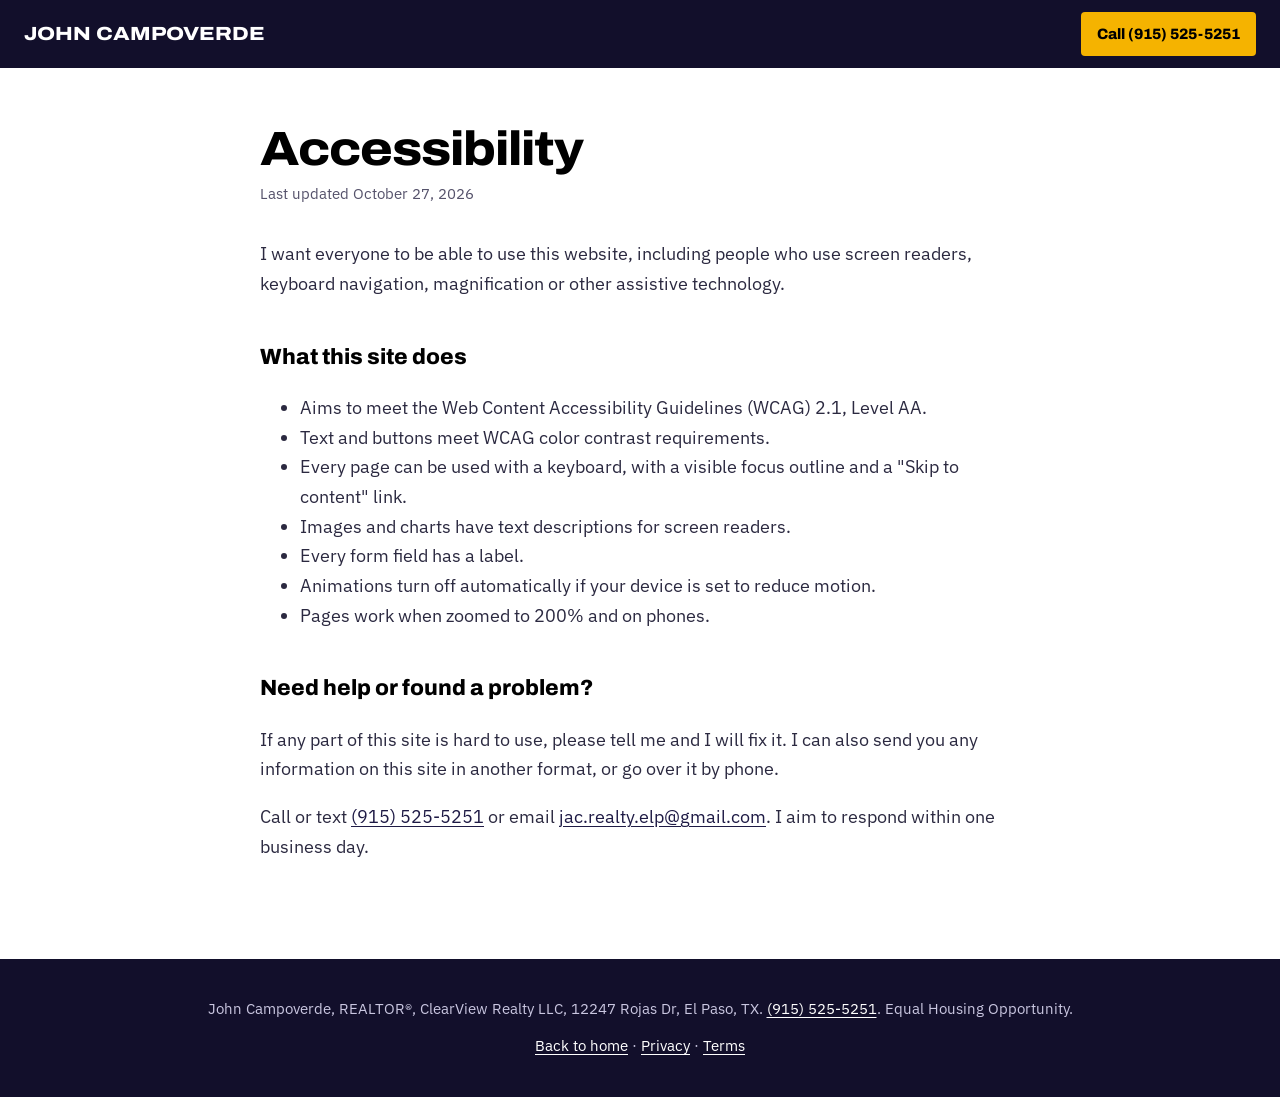
<file: accessibility.html>
<!doctype html>
<html lang="en">
<head>
<meta charset="utf-8">
<meta name="viewport" content="width=device-width, initial-scale=1">
<title>Accessibility | John Campoverde, ClearView Realty LLC</title>
<meta name="description" content="How campoverdeestates.com is built to be usable by everyone, and how to report a problem.">
<link rel="canonical" href="https://campoverdeestates.com/accessibility.html">
<link rel="icon" href="/favicon.svg" type="image/svg+xml">
<link href="https://fonts.googleapis.com/css2?family=Archivo:wdth,wght@100..125,800&family=IBM+Plex+Sans:wght@400;600&display=swap" rel="stylesheet">
<style>
.skip{position:absolute;left:-999px}.skip:focus{left:12px;top:12px;background:#fff;color:#000;padding:8px 12px;z-index:30}
body{margin:0;font-family:'IBM Plex Sans',system-ui,sans-serif;font-size:18px;line-height:1.65;color:#000;background:#fff}
header{background:#120F2B;padding:12px 24px;display:flex;align-items:center;justify-content:space-between;gap:12px;flex-wrap:wrap}
header a{color:#fff;text-decoration:none;font-family:'Archivo',sans-serif;font-stretch:118%;font-weight:800;font-size:19px}
header a.logo{display:inline-flex;align-items:center;min-height:44px}
header a.hcall{display:inline-flex;align-items:center;min-height:44px;padding:0 16px;border-radius:4px;background:#f5b300;color:#000;font-stretch:100%;font-size:15px}
@media (max-width:420px){header a.hcall{font-size:0;padding:0 14px}header a.hcall::after{content:'Call';font-size:15px}}
footer a{display:inline-block;padding:6px 0}
img{max-width:100%}
main{max-width:760px;margin:0 auto;padding:56px 24px 80px}
h1{font-family:'Archivo',sans-serif;font-stretch:110%;font-weight:800;font-size:clamp(34px,5vw,48px);line-height:1.05;letter-spacing:-.02em;margin:0 0 8px}
h2{font-family:'Archivo',sans-serif;font-weight:800;font-size:22px;margin:40px 0 8px}
p,li{color:#2b2940}
.date{color:#55526b;font-size:15px;margin:0 0 32px}
a{color:#1E1A45;text-underline-offset:3px}
:focus-visible{outline:3px solid #f5b300;outline-offset:3px}
footer{background:#120F2B;color:#c9c6e0;padding:32px 24px;font-size:15px;text-align:center}
footer a{color:#fff}
</style>
</head>
<body>
<a class="skip" href="#main">Skip to content</a>
<header><a class="logo" href="/">JOHN CAMPOVERDE</a><a class="hcall" href="tel:+19155255251">Call (915) 525-5251</a></header>
<main id="main">
<h1>Accessibility</h1>
<p class="date">Last updated October 27, 2026</p>
<p>I want everyone to be able to use this website, including people who use screen readers, keyboard navigation, magnification or other assistive technology.</p>

<h2>What this site does</h2>
<ul>
<li>Aims to meet the Web Content Accessibility Guidelines (WCAG) 2.1, Level AA.</li>
<li>Text and buttons meet WCAG color contrast requirements.</li>
<li>Every page can be used with a keyboard, with a visible focus outline and a "Skip to content" link.</li>
<li>Images and charts have text descriptions for screen readers.</li>
<li>Every form field has a label.</li>
<li>Animations turn off automatically if your device is set to reduce motion.</li>
<li>Pages work when zoomed to 200% and on phones.</li>
</ul>

<h2>Need help or found a problem?</h2>
<p>If any part of this site is hard to use, please tell me and I will fix it. I can also send you any information on this site in another format, or go over it by phone.</p>
<p>Call or text <a href="tel:+19155255251">(915) 525-5251</a> or email <a href="mailto:jac.realty.elp@gmail.com">jac.realty.elp@gmail.com</a>. I aim to respond within one business day.</p>
</main>
<footer>John Campoverde, REALTOR&reg;, ClearView Realty LLC, 12247 Rojas Dr, El Paso, TX. <a href="tel:+19155255251">(915) 525-5251</a>. Equal Housing Opportunity.<br><a href="/">Back to home</a> &middot; <a href="/privacy.html">Privacy</a> &middot; <a href="/terms.html">Terms</a></footer>
</body>
</html>
</file>
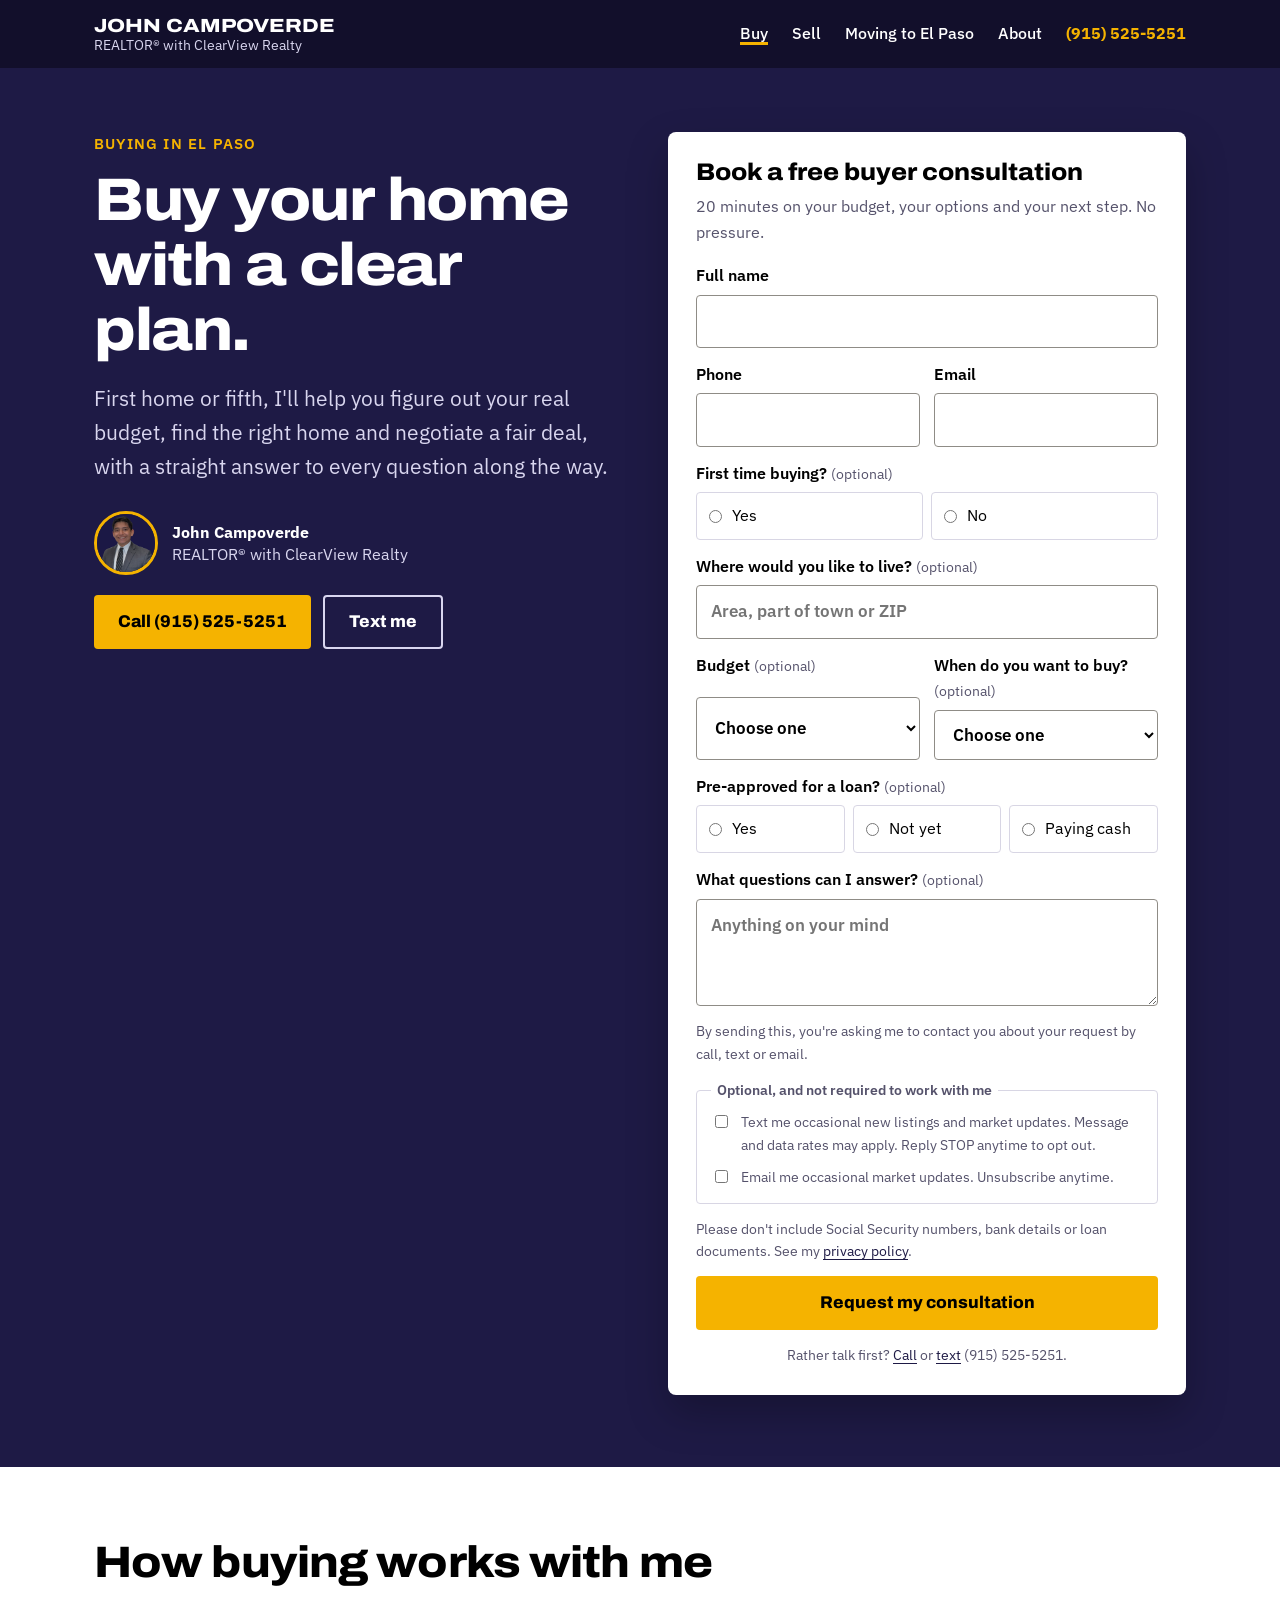
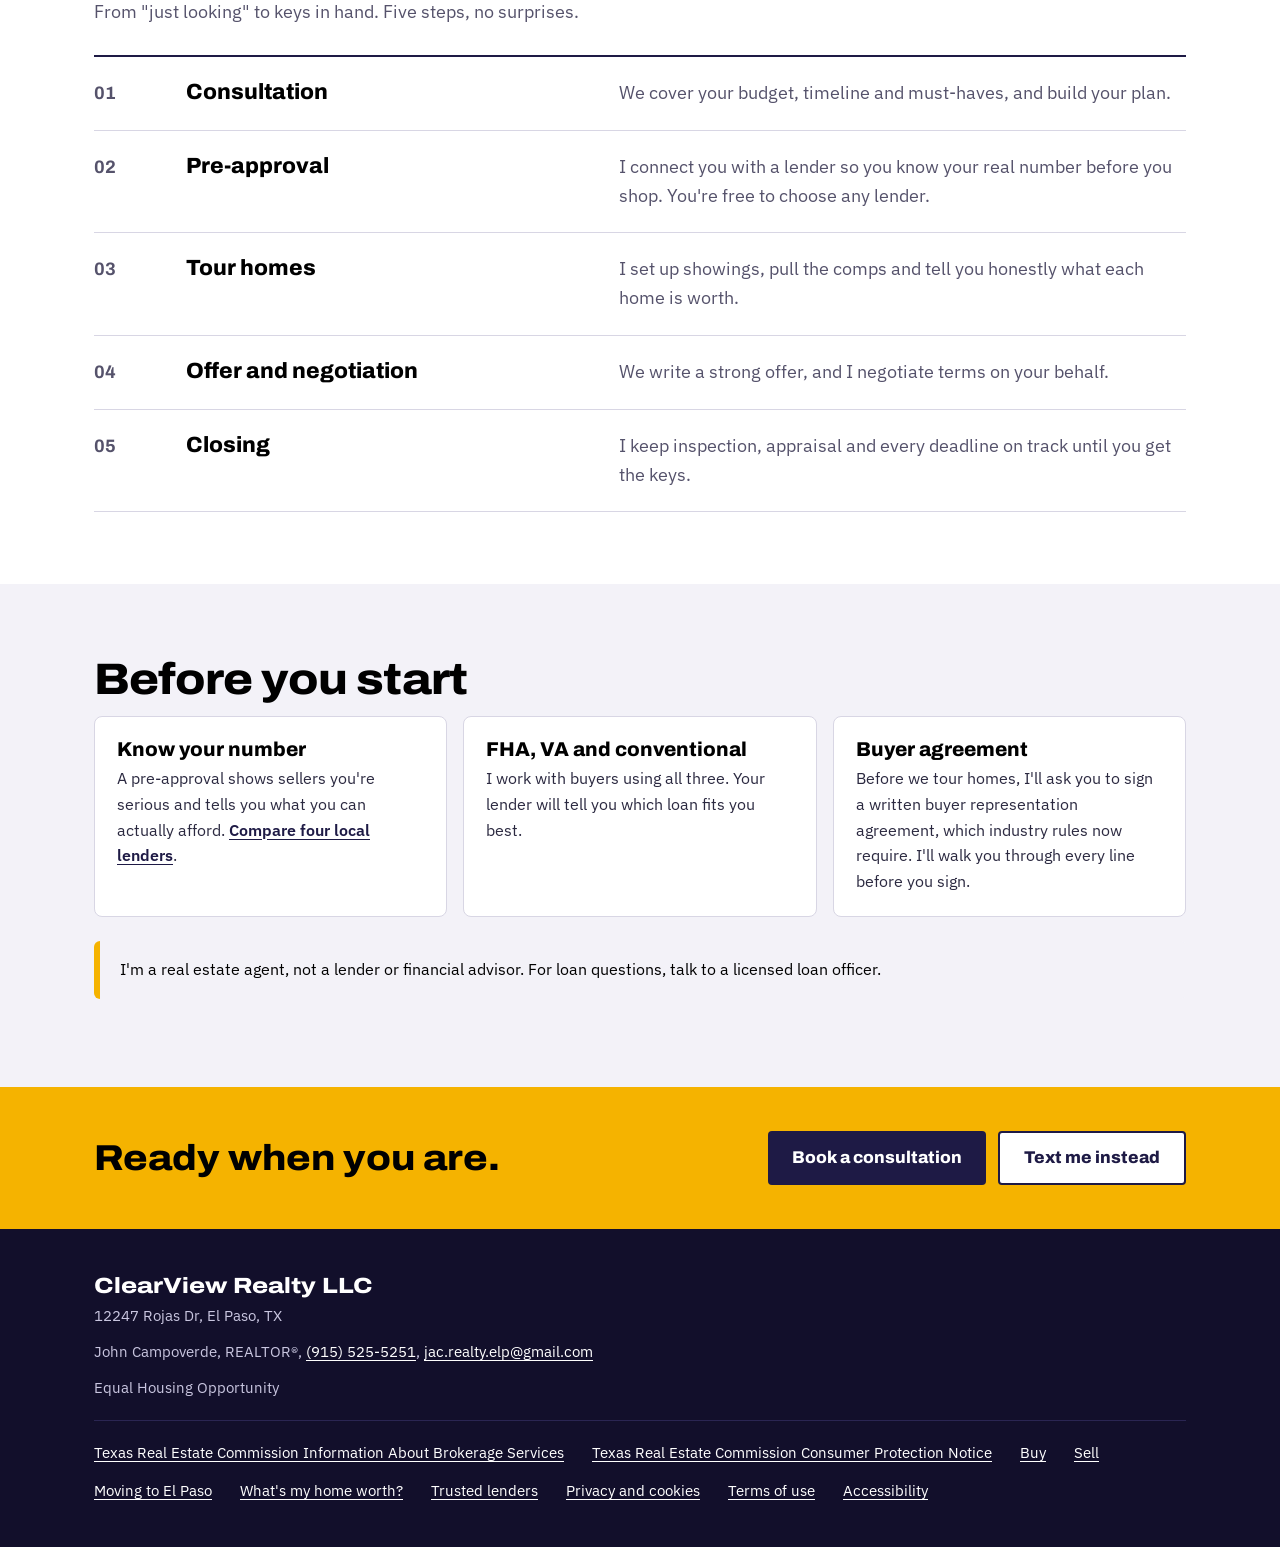
<file: buy.html>
<!doctype html>
<html lang="en">
<head>
<meta charset="utf-8">
<meta name="viewport" content="width=device-width, initial-scale=1">
<title>Buy a home in El Paso | John Campoverde, REALTOR®</title>
<meta name="description" content="Buying a home in El Paso or Horizon City? Book a free 20-minute buyer consultation with John Campoverde, REALTOR® with ClearView Realty.">
<link rel="canonical" href="https://campoverdeestates.com/buy.html">
<meta property="og:title" content="Buy a home in El Paso | John Campoverde, REALTOR®">
<meta property="og:description" content="Buying a home in El Paso or Horizon City? Book a free 20-minute buyer consultation with John Campoverde, REALTOR® with ClearView Realty.">
<meta property="og:url" content="https://campoverdeestates.com/buy.html">
<meta property="og:type" content="website">
<meta property="og:image" content="https://campoverdeestates.com/headshot.jpg">
<meta name="theme-color" content="#1E1A45">
<link rel="icon" href="/favicon.svg" type="image/svg+xml">
<link rel="preconnect" href="https://fonts.googleapis.com">
<link rel="preconnect" href="https://fonts.gstatic.com" crossorigin>
<link href="https://fonts.googleapis.com/css2?family=Archivo:wdth,wght@100..125,500..800&family=IBM+Plex+Sans:wght@400;500;600&display=swap" rel="stylesheet">
<link rel="stylesheet" href="/css/pages.css">
<script type="application/ld+json">
{"@context":"https://schema.org","@type":"BreadcrumbList","itemListElement":[{"@type":"ListItem","position":1,"name":"Home","item":"https://campoverdeestates.com/"},{"@type":"ListItem","position":2,"name":"Buy a home","item":"https://campoverdeestates.com/buy.html"}]}
</script>
</head>
<body>
<a class="skip" href="#main">Skip to content</a>
<header>
  <div class="wrap">
    <a class="logo" href="/"><strong>JOHN CAMPOVERDE</strong><span>REALTOR® with ClearView Realty</span></a>
    <nav aria-label="Main">
      <a href="/buy.html" aria-current="page">Buy</a>
      <a href="/sell.html">Sell</a>
      <a href="/relocate.html">Moving to El Paso</a>
      <a href="/#about">About</a>
      <a class="hcall" href="tel:+19155255251">(915) 525-5251</a>
    </nav>
  </div>
</header>
<main id="main">
<div class="hero">
  <div class="wrap">
    <div>
      <div class="eyebrow">Buying in El Paso</div>
      <h1>Buy your home with a clear plan.</h1>
      <p class="lead">First home or fifth, I'll help you figure out your real budget, find the right home and negotiate a fair deal, with a straight answer to every question along the way.</p>
      <div class="me"><img src="/headshot.jpg" alt="John Campoverde" width="720" height="900"><p><b>John Campoverde</b><br>REALTOR® with ClearView Realty</p></div>
      <div class="talk"><a class="btn btn-go" href="tel:+19155255251">Call (915) 525-5251</a><a class="btn btn-ghost" href="sms:+19155255251">Text me</a></div>
    </div>
    <form id="form" name="buyer-consultation" method="POST" action="/thanks.html" data-netlify="true" netlify-honeypot="bot-field" data-lead-type="buyer">
      <input type="hidden" name="form-name" value="buyer-consultation">
      <input type="hidden" name="landing-page"><input type="hidden" name="first-visit"><input type="hidden" name="came-from"><input type="hidden" name="source-page"><input type="hidden" name="utm-source"><input type="hidden" name="utm-medium"><input type="hidden" name="utm-campaign">
      <p class="hidden"><label>Leave this empty <input name="bot-field"></label></p>
      <h2>Book a free buyer consultation</h2>
      <p class="sub">20 minutes on your budget, your options and your next step. No pressure.</p>
      <label>Full name <input name="name" autocomplete="name" required></label>
      <div class="two">
        <label>Phone <input name="phone" type="tel" autocomplete="tel" required></label>
        <label>Email <input name="email" type="email" autocomplete="email" required></label>
      </div>
      <fieldset class="choices"><legend>First time buying? <span class="opt" style="font-weight:400;color:var(--gray);font-size:14px">(optional)</span></legend><div class="row-pills"><label class="pill"><input type="radio" name="first-time" value="Yes"> Yes</label><label class="pill"><input type="radio" name="first-time" value="No"> No</label></div></fieldset>
      <label><span>Where would you like to live? <span class="opt">(optional)</span></span><input name="location" placeholder="Area, part of town or ZIP"></label>
      <div class="two">
      <label><span>Budget <span class="opt">(optional)</span></span>
        <select name="budget"><option value="">Choose one</option><option>Under $200,000</option><option>$200,000 to $275,000</option><option>$275,000 to $350,000</option><option>$350,000 to $450,000</option><option>$450,000 and up</option><option>Not sure yet</option></select>
      </label>
      <label><span>When do you want to buy? <span class="opt">(optional)</span></span>
        <select name="timeframe"><option value="">Choose one</option><option>In the next 3 months</option><option>3 to 6 months</option><option>6 to 12 months</option><option>More than a year</option><option>Just exploring</option></select>
      </label>
      </div>
      <fieldset class="choices"><legend>Pre-approved for a loan? <span class="opt" style="font-weight:400;color:var(--gray);font-size:14px">(optional)</span></legend><div class="row-pills"><label class="pill"><input type="radio" name="preapproved" value="Yes"> Yes</label><label class="pill"><input type="radio" name="preapproved" value="Not yet"> Not yet</label><label class="pill"><input type="radio" name="preapproved" value="Paying cash"> Paying cash</label></div></fieldset>
      <label><span>What questions can I answer? <span class="opt">(optional)</span></span><textarea name="questions" rows="3" placeholder="Anything on your mind"></textarea></label>
      <p class="consent-note">By sending this, you're asking me to contact you about your request by call, text or email.</p>
      <fieldset class="optin"><legend>Optional, and not required to work with me</legend>
      <label class="consent"><input type="checkbox" name="marketing-texts" value="yes"> <span>Text me occasional new listings and market updates. Message and data rates may apply. Reply STOP anytime to opt out.</span></label>
      <label class="consent"><input type="checkbox" name="marketing-emails" value="yes"> <span>Email me occasional market updates. Unsubscribe anytime.</span></label>
      </fieldset>
      <p class="consent-note">Please don't include Social Security numbers, bank details or loan documents. See my <a href="/privacy.html">privacy policy</a>.</p>
      <button class="btn btn-go" type="submit">Request my consultation</button>
      <p class="consent-note" style="text-align:center">Rather talk first? <a href="tel:+19155255251">Call</a> or <a href="sms:+19155255251">text</a> (915) 525-5251.</p>
    </form>
  </div>
</div>
<section>
  <div class="wrap">
    <h2 class="sec">How buying works with me</h2>
    <p class="intro">From "just looking" to keys in hand. Five steps, no surprises.</p>
    <ol class="steps">
      <li><h3>Consultation</h3><p>We cover your budget, timeline and must-haves, and build your plan.</p></li>
      <li><h3>Pre-approval</h3><p>I connect you with a lender so you know your real number before you shop. You're free to choose any lender.</p></li>
      <li><h3>Tour homes</h3><p>I set up showings, pull the comps and tell you honestly what each home is worth.</p></li>
      <li><h3>Offer and negotiation</h3><p>We write a strong offer, and I negotiate terms on your behalf.</p></li>
      <li><h3>Closing</h3><p>I keep inspection, appraisal and every deadline on track until you get the keys.</p></li>
    </ol>
  </div>
</section>
<section class="alt">
  <div class="wrap">
    <h2 class="sec">Before you start</h2>
    <div class="cards">
      <div class="card"><h3>Know your number</h3><p>A pre-approval shows sellers you're serious and tells you what you can actually afford. <a href="/lenders.html">Compare four local lenders</a>.</p></div>
      <div class="card"><h3>FHA, VA and conventional</h3><p>I work with buyers using all three. Your lender will tell you which loan fits you best.</p></div>
      <div class="card"><h3>Buyer agreement</h3><p>Before we tour homes, I'll ask you to sign a written buyer representation agreement, which industry rules now require. I'll walk you through every line before you sign.</p></div>
    </div>
    <p class="note" style="margin-top:24px">I'm a real estate agent, not a lender or financial advisor. For loan questions, talk to a licensed loan officer.</p>
  </div>
</section>
<div class="band"><div class="wrap"><h2>Ready when you are.</h2><div class="acts"><a class="btn btn-ind" href="#form">Book a consultation</a><a class="btn btn-line" href="sms:+19155255251">Text me instead</a></div></div></div>
</main>
<footer>
  <div class="wrap">
    <div class="broker">ClearView Realty LLC</div>
    <div>12247 Rojas Dr, El Paso, TX</div>
    <div style="margin-top:8px">John Campoverde, REALTOR®, <a href="tel:+19155255251">(915) 525-5251</a>, <a href="mailto:jac.realty.elp@gmail.com">jac.realty.elp@gmail.com</a></div>
    <div style="margin-top:8px">Equal Housing Opportunity</div>
    <div class="links">
      <a href="/iabs.pdf" target="_blank" rel="noopener">Texas Real Estate Commission Information About Brokerage Services</a>
      <a href="/consumer-protection-notice.pdf" target="_blank" rel="noopener">Texas Real Estate Commission Consumer Protection Notice</a>
      <a href="/buy.html">Buy</a><a href="/sell.html">Sell</a><a href="/relocate.html">Moving to El Paso</a><a href="/home-value.html">What's my home worth?</a><a href="/lenders.html">Trusted lenders</a>
      <a href="/privacy.html">Privacy and cookies</a><a href="/terms.html">Terms of use</a><a href="/accessibility.html">Accessibility</a>
    </div>
  </div>
</footer>
<div class="bar"><a class="btn btn-ind" href="tel:+19155255251">Call</a><a class="btn btn-ind" href="sms:+19155255251">Text</a><a class="btn btn-go" href="#form" style="flex:1.6">Get started</a></div>
<script src="/js/lead.js" defer></script>
</body>
</html>
</file>
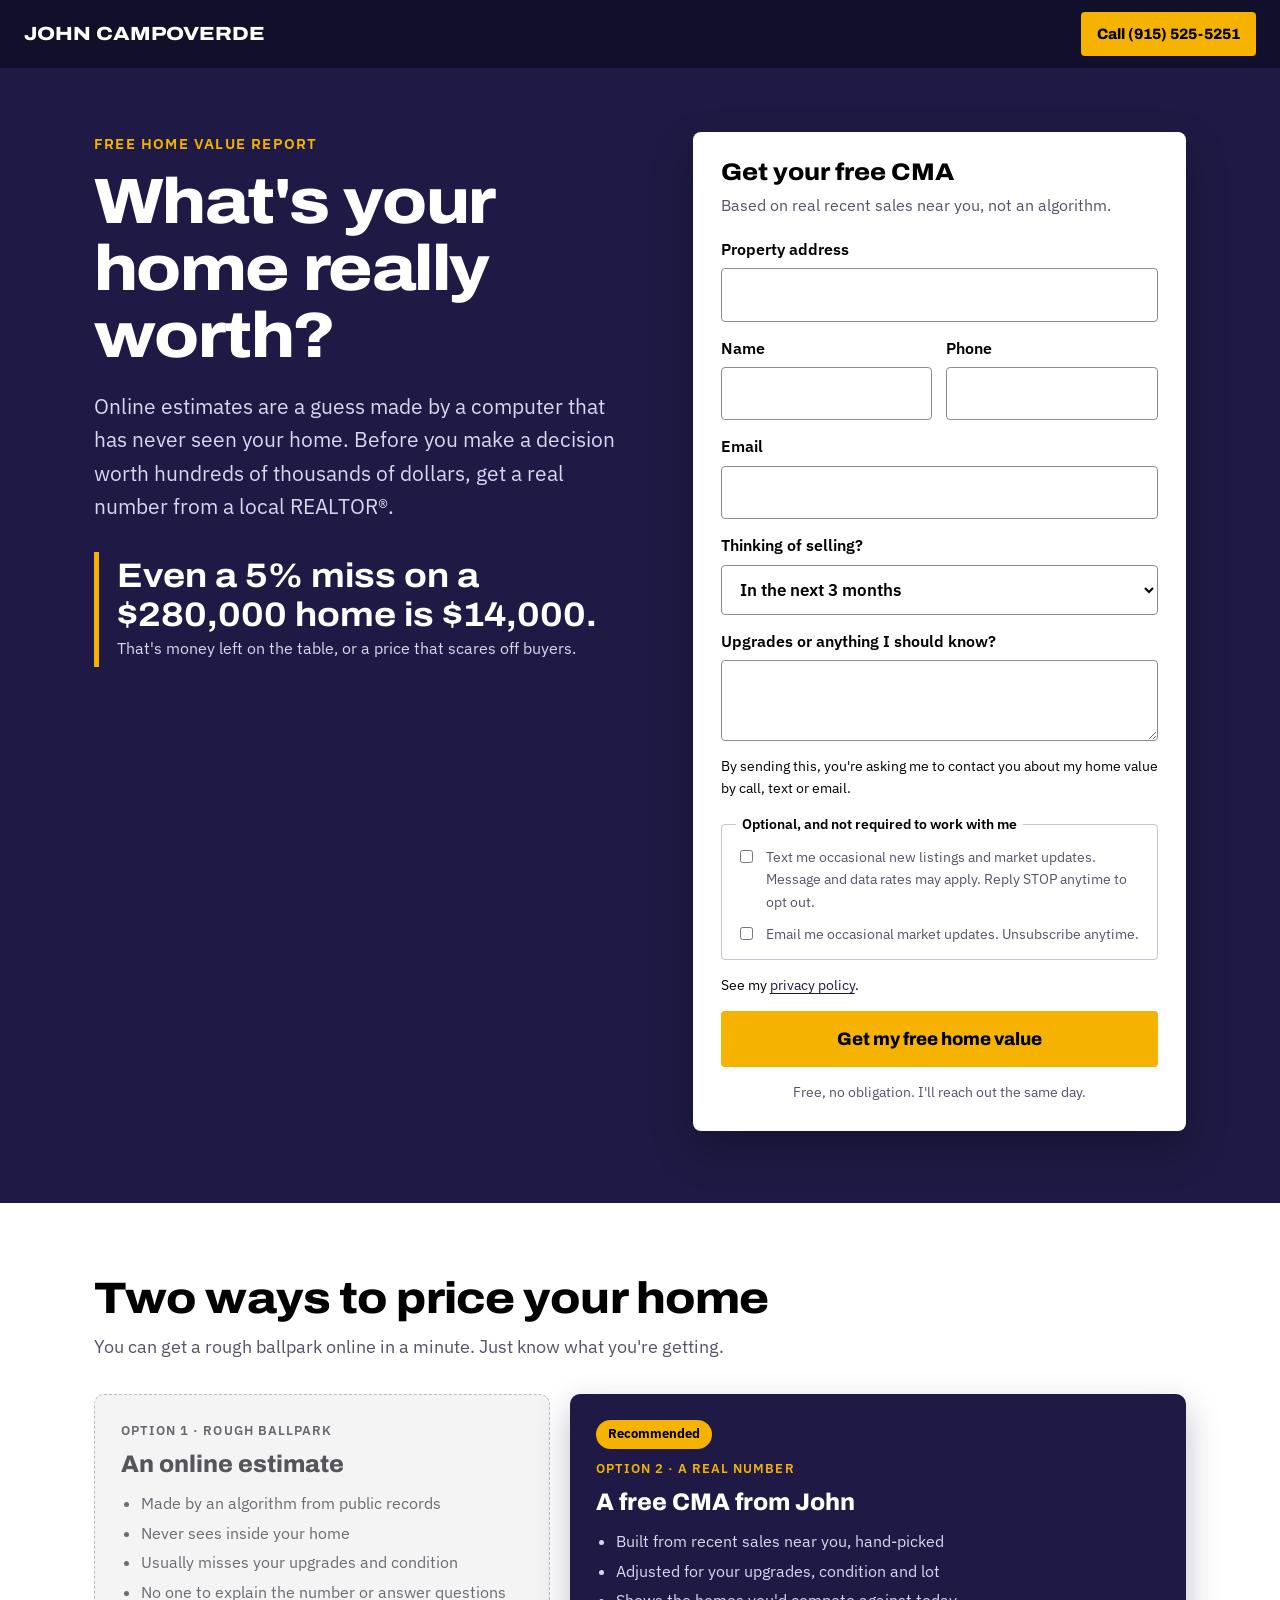
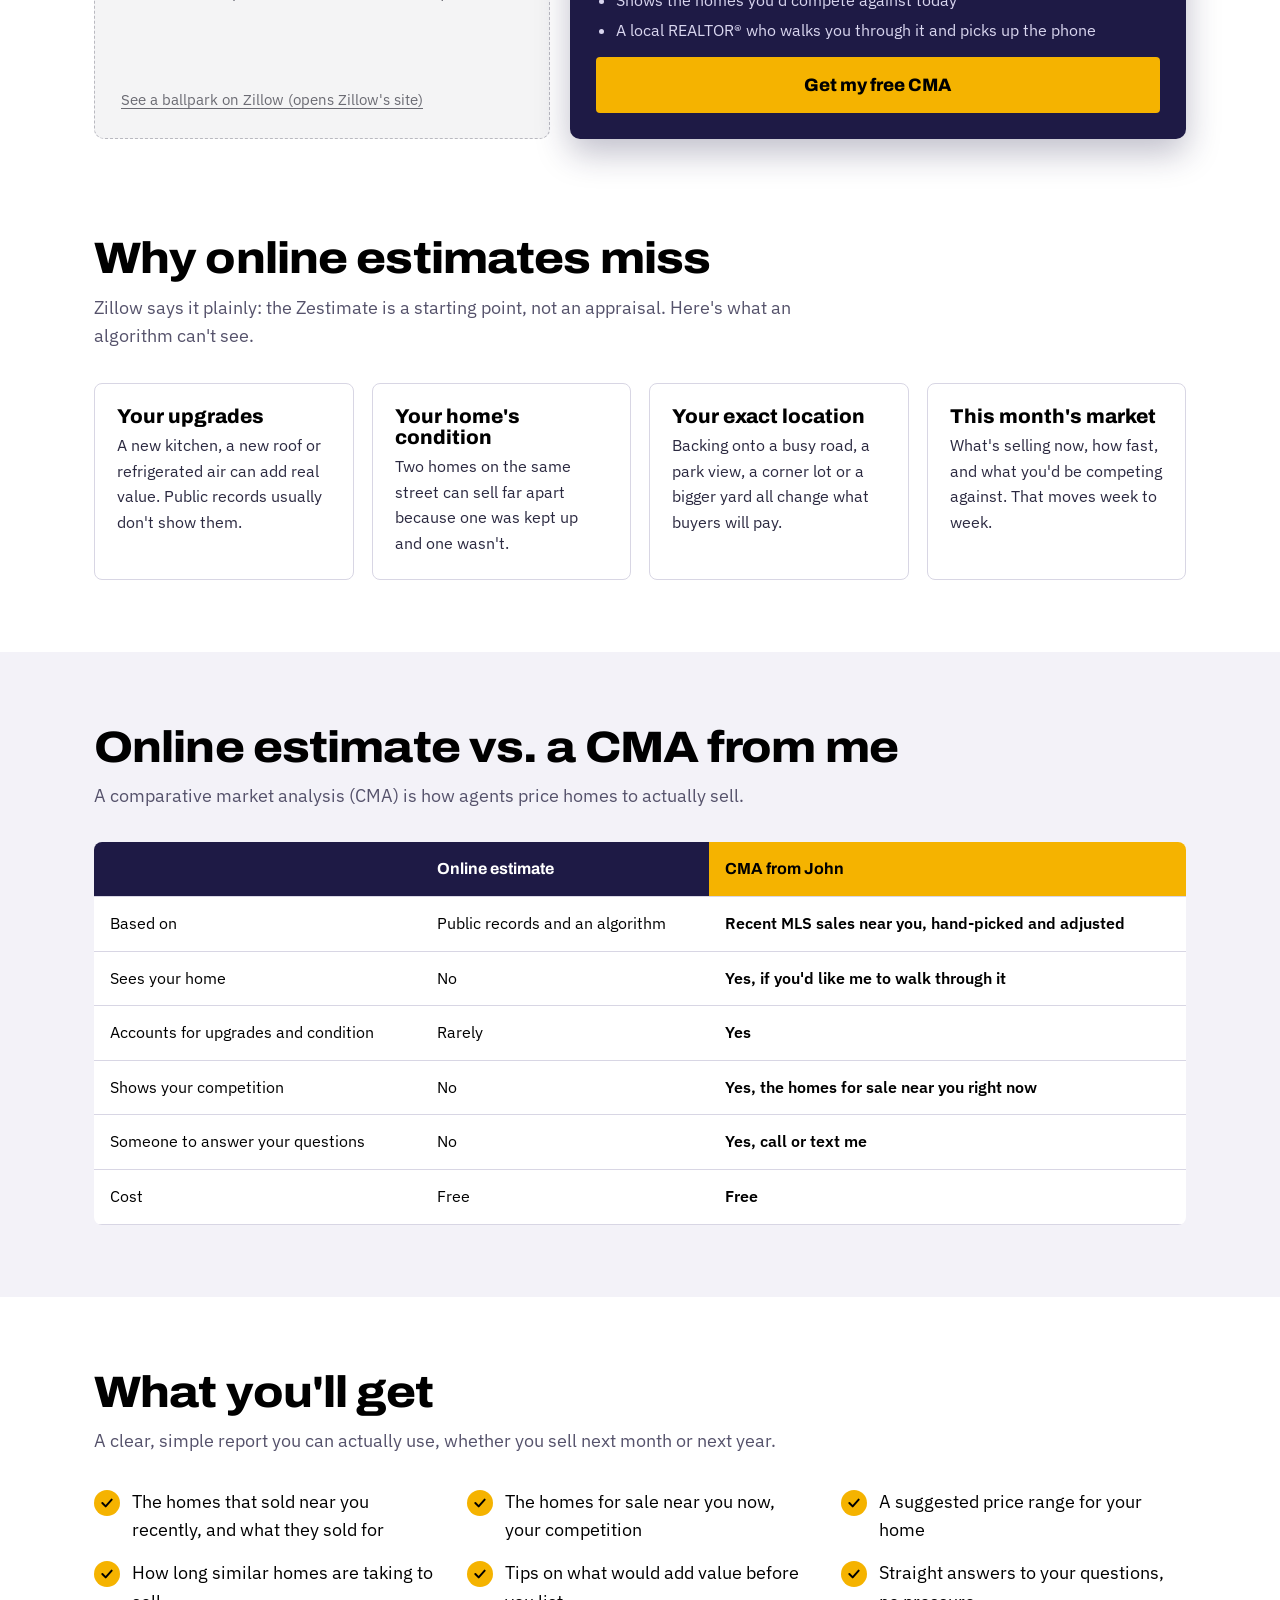
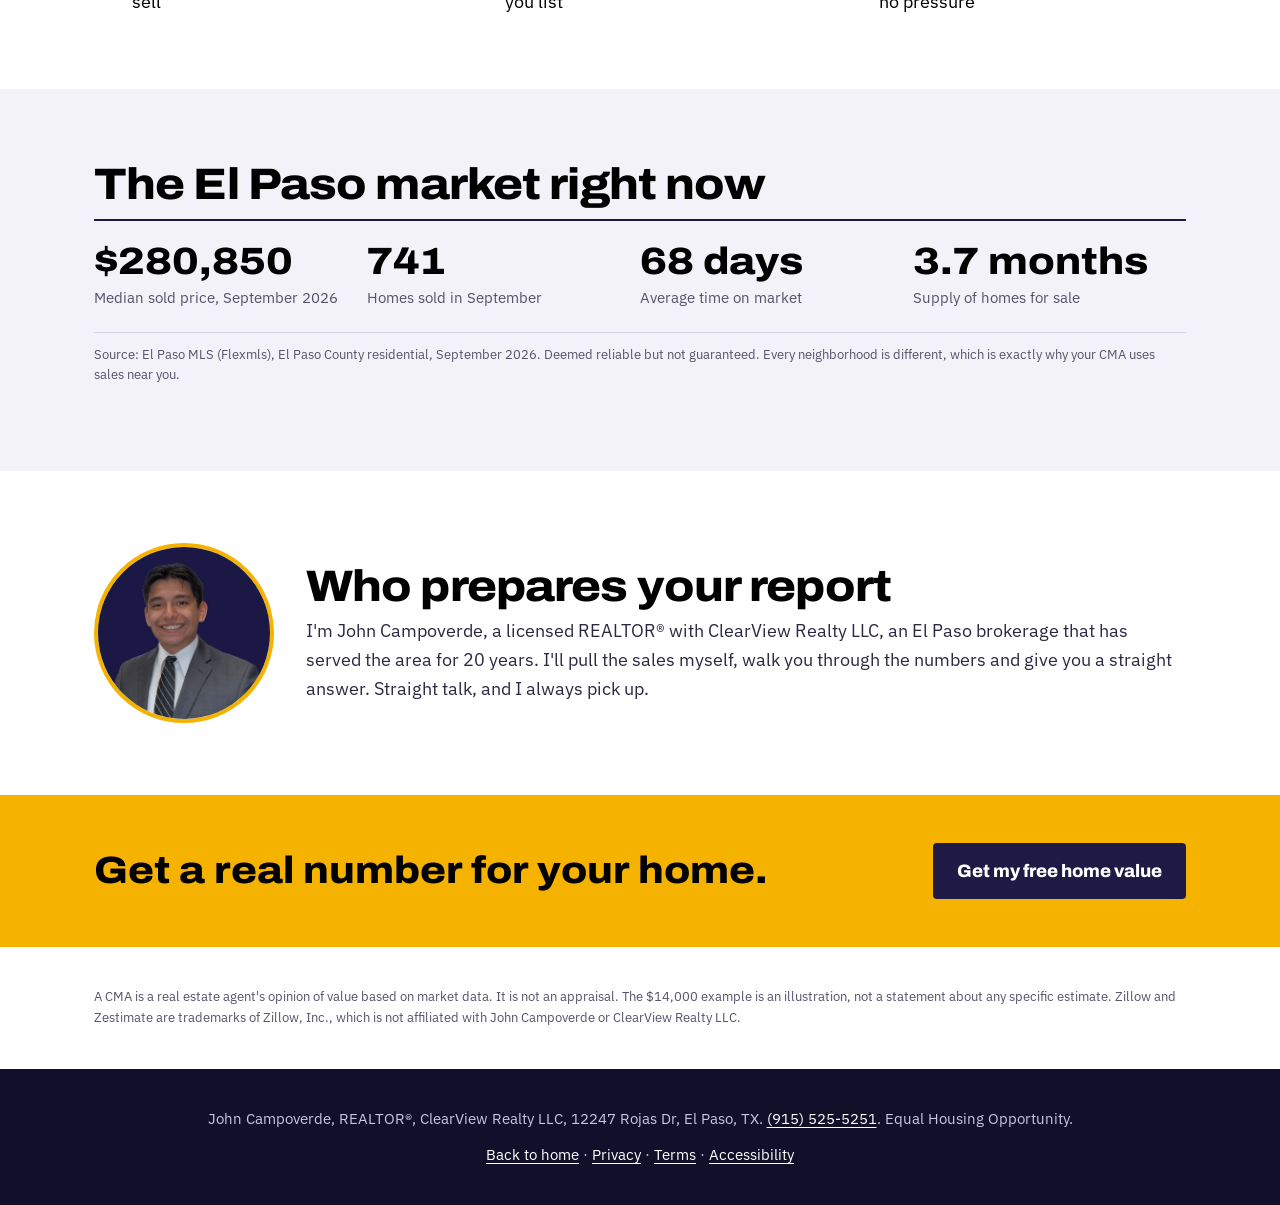
<file: home-value.html>
<!doctype html>
<html lang="en">
<head>
<meta charset="utf-8">
<meta name="viewport" content="width=device-width, initial-scale=1">
<title>What is my home really worth? | John Campoverde, ClearView Realty LLC</title>
<meta name="description" content="Online estimates can miss by thousands. Get a free comparative market analysis (CMA) of your El Paso home from John Campoverde, REALTOR® with ClearView Realty LLC.">
<link rel="canonical" href="https://campoverdeestates.com/home-value.html">
<meta property="og:title" content="What's your El Paso home really worth? Free CMA from John Campoverde">
<meta property="og:description" content="A real number from recent sales near you, not an algorithm. Free, no obligation.">
<meta property="og:url" content="https://campoverdeestates.com/home-value.html">
<meta property="og:type" content="website">
<meta property="og:image" content="https://campoverdeestates.com/headshot.jpg">
<link rel="icon" href="/favicon.svg" type="image/svg+xml">
<link href="https://fonts.googleapis.com/css2?family=Archivo:wdth,wght@100..125,800&family=IBM+Plex+Sans:wght@400;600&display=swap" rel="stylesheet">
<style>
.skip{position:absolute;left:-999px}.skip:focus{left:12px;top:12px;background:#fff;color:#000;padding:8px 12px;z-index:30}
:root{--ind:#1E1A45;--deep:#120F2B;--gold:#f5b300;--gold-h:#ffc533;--stone:#F3F2F8;--rule:#d8d6e4;--gray:#55526b;--lav:#d9d6ef}
*{box-sizing:border-box}
body{margin:0;font-family:'IBM Plex Sans',system-ui,sans-serif;font-size:18px;line-height:1.6;color:#000;background:#fff}
h1,h2,h3{font-family:'Archivo','IBM Plex Sans',sans-serif;margin:0;line-height:1.05}
a{color:var(--ind);text-underline-offset:3px}
:focus-visible{outline:3px solid var(--gold);outline-offset:3px}
img{max-width:100%}
.wrap{max-width:1140px;margin:0 auto;padding:0 24px}

header{background:var(--deep);padding:12px 24px;display:flex;align-items:center;justify-content:space-between;gap:12px;flex-wrap:wrap}
header a{color:#fff;text-decoration:none;font-family:'Archivo',sans-serif;font-stretch:118%;font-weight:800;font-size:19px}
header a.logo{display:inline-flex;align-items:center;min-height:44px}
header a.hcall{display:inline-flex;align-items:center;min-height:44px;padding:0 16px;border-radius:4px;background:var(--gold);color:#000;font-stretch:100%;font-size:15px}
@media (max-width:420px){header a.hcall{font-size:0;padding:0 14px}header a.hcall::after{content:'Call';font-size:15px}}

.hero{background:var(--ind);color:#fff;padding:64px 0 72px}
.hero .wrap{display:grid;grid-template-columns:minmax(0,1.1fr) minmax(0,1fr);gap:56px;align-items:start}
@media (max-width:880px){.hero{padding:40px 0 48px}.hero .wrap{grid-template-columns:1fr;gap:32px}}
.eyebrow{color:var(--gold);font-weight:600;font-size:15px;letter-spacing:.08em;text-transform:uppercase;margin-bottom:12px}
.hero h1{font-stretch:112%;font-weight:800;font-size:clamp(38px,5.4vw,64px);letter-spacing:-.025em}
.hero .lead{font-size:clamp(18px,1.8vw,21px);color:var(--lav);margin:20px 0 0;max-width:30em}
.miss{margin-top:28px;border-left:5px solid var(--gold);padding:4px 0 4px 18px}
.miss b{display:block;font-family:'Archivo',sans-serif;font-stretch:110%;font-size:clamp(26px,3vw,34px);line-height:1.15;color:#fff}
.miss span{color:var(--lav);font-size:16px}

form{background:#fff;color:#000;border-radius:8px;padding:28px;display:grid;gap:14px;box-shadow:0 18px 40px rgba(0,0,0,.25)}
form h2{font-size:24px;font-weight:800;font-stretch:108%}
form .sub{margin:-6px 0 4px;color:var(--gray);font-size:16px}
label{display:grid;gap:6px;font-weight:600;font-size:16px}
input,select,textarea{font:inherit;font-size:17px;padding:12px 14px;border:1.5px solid #8f8c86;border-radius:4px;width:100%;background:#fff;color:#000}
input:focus,select:focus,textarea:focus{border-color:#000;outline:3px solid var(--gold);outline-offset:0}
.two{display:grid;grid-template-columns:1fr 1fr;gap:14px}
@media (max-width:480px){.two{grid-template-columns:1fr}}
.consent{display:flex;gap:10px;align-items:flex-start;font-weight:400;font-size:14px;color:var(--gray)}
.consent input{width:auto;margin-top:4px}
.consent-note{margin:0;font-size:14px}
.optin{border:1px solid rgba(128,128,160,.45);border-radius:4px;padding:10px 14px 14px;margin:0;display:grid;gap:10px}
.optin legend{font-size:14px;font-weight:600;padding:0 6px}
.btn{display:inline-flex;align-items:center;justify-content:center;min-height:56px;padding:10px 24px;border:0;border-radius:4px;font-family:'Archivo',sans-serif;font-weight:800;font-size:18px;cursor:pointer;text-decoration:none}
.btn-go{background:var(--gold);color:#000;width:100%}
.btn-go:hover{background:var(--gold-h)}
.hidden{display:none}
.promise{font-size:14px;color:var(--gray);text-align:center;margin:0}

section{padding:72px 0}
.alt{background:var(--stone)}
h2.sec{font-stretch:110%;font-weight:800;font-size:clamp(30px,4vw,44px);letter-spacing:-.02em;margin-bottom:12px}
.intro{color:var(--gray);max-width:40em;margin:0 0 32px}

.why{display:grid;grid-template-columns:repeat(auto-fit,minmax(min(240px,100%),1fr));gap:18px}
.card{background:#fff;border:1.5px solid var(--rule);border-radius:8px;padding:22px}
.card h3{font-size:20px;font-weight:800;margin-bottom:6px}
.card p{margin:0;color:#2b2940;font-size:16px}

.cmp{width:100%;border-collapse:collapse;background:#fff;border-radius:8px;overflow:hidden;font-size:16px}
.cmp th,.cmp td{padding:14px 16px;border-bottom:1px solid var(--rule);text-align:left;vertical-align:top}
.cmp thead th{background:var(--ind);color:#fff;font-family:'Archivo',sans-serif}
.cmp thead th:last-child{background:var(--gold);color:#000}
.cmp td:last-child{font-weight:600}
@media (max-width:600px){.cmp{font-size:14px}.cmp th,.cmp td{padding:10px 8px}}

.get{list-style:none;margin:0;padding:0;display:grid;grid-template-columns:repeat(auto-fit,minmax(min(260px,100%),1fr));gap:14px 28px}
.get li{display:flex;gap:12px;align-items:flex-start}
.get li::before{content:"";flex:0 0 26px;height:26px;border-radius:50%;background:var(--gold) url("data:image/svg+xml,%3Csvg xmlns='http://www.w3.org/2000/svg' viewBox='0 0 24 24' fill='none' stroke='%23000' stroke-width='3' stroke-linecap='round' stroke-linejoin='round'%3E%3Cpath d='M5 12l5 5 9-10'/%3E%3C/svg%3E") center/16px no-repeat;margin-top:2px}

.stats{display:grid;grid-template-columns:repeat(auto-fit,minmax(min(200px,100%),1fr));border-top:2px solid var(--ind)}
.stat{padding:20px 20px 20px 0;border-bottom:1px solid var(--rule)}
.stat b{display:block;font-family:'Archivo',sans-serif;font-stretch:112%;font-weight:800;font-size:clamp(28px,3.4vw,38px);line-height:1.1}
.stat span{color:var(--gray);font-size:15px}
.source{font-size:13px;color:var(--gray);margin-top:12px}

.me{display:grid;grid-template-columns:180px minmax(0,1fr);gap:32px;align-items:center}
@media (max-width:600px){.me{grid-template-columns:1fr;gap:20px}}
.me img{width:180px;height:180px;border-radius:50%;object-fit:cover;object-position:center top;border:4px solid var(--gold)}
.me p{color:#2b2940;margin:8px 0 0}

.cta{background:var(--gold);padding:48px 0}
.cta .wrap{display:flex;flex-wrap:wrap;gap:20px 40px;align-items:center;justify-content:space-between}
.cta h2{font-stretch:110%;font-weight:800;font-size:clamp(26px,3.4vw,38px)}
.cta .btn{background:var(--ind);color:#fff;min-width:220px}


.choose{display:grid;grid-template-columns:minmax(0,.85fr) minmax(0,1.15fr);gap:20px;align-items:stretch}
@media (max-width:760px){.choose{grid-template-columns:1fr}}
.opt{border-radius:10px;padding:26px;display:flex;flex-direction:column;gap:10px}
.opt .lab{font-size:13px;font-weight:600;letter-spacing:.08em;text-transform:uppercase}
.opt h3{font-size:24px;font-weight:800}
.opt ul{margin:4px 0 0;padding-left:20px;font-size:16px}
.opt li{margin-bottom:4px}
.o-zillow{background:#f4f4f5;border:1.5px dashed #b9b9c0;color:#6b6b73}
.o-zillow h3{color:#55555c}
.o-zillow .lab{color:#66666e}
.o-zillow a.zl{margin-top:auto;align-self:flex-start;color:#6b6b73;font-size:15px}
.o-me{background:var(--ind);color:#fff;box-shadow:0 14px 34px rgba(30,26,69,.28)}
.o-me .lab{color:var(--gold)}
.o-me ul{color:var(--lav)}
.o-me .btn{margin-top:auto;align-self:stretch}
.o-me .rec{align-self:flex-start;background:var(--gold);color:#000;font-weight:700;font-size:13px;border-radius:99px;padding:4px 12px}
.zillow{font-size:15px;color:var(--gray);margin:0}
.fine{font-size:13px;color:var(--gray)}
footer{background:var(--deep);color:#c9c6e0;padding:32px 24px;font-size:15px;text-align:center}
footer a{color:#fff;display:inline-block;padding:6px 0}
</style>
</head>
<body>
<a class="skip" href="#main">Skip to content</a>
<header><a class="logo" href="/">JOHN CAMPOVERDE</a><a class="hcall" href="tel:+19155255251">Call (915) 525-5251</a></header>

<main id="main">
<div class="hero">
  <div class="wrap">
    <div>
      <div class="eyebrow">Free home value report</div>
      <h1>What's your home really worth?</h1>
      <p class="lead">Online estimates are a guess made by a computer that has never seen your home. Before you make a decision worth hundreds of thousands of dollars, get a real number from a local REALTOR&reg;.</p>
      <div class="miss">
        <b>Even a 5% miss on a $280,000 home is $14,000.</b>
        <span>That's money left on the table, or a price that scares off buyers.</span>
      </div>
    </div>

    <form name="home-value" method="POST" action="/thanks.html" data-netlify="true" netlify-honeypot="bot-field" id="cma" data-lead-type="home-value">
      <input type="hidden" name="form-name" value="home-value">
<input type="hidden" name="landing-page"><input type="hidden" name="first-visit"><input type="hidden" name="came-from"><input type="hidden" name="source-page"><input type="hidden" name="utm-source"><input type="hidden" name="utm-medium"><input type="hidden" name="utm-campaign">
      <p class="hidden"><label>Leave this empty <input name="bot-field"></label></p>
      <h2>Get your free CMA</h2>
      <p class="sub">Based on real recent sales near you, not an algorithm.</p>
      <label>Property address <input name="address" autocomplete="street-address" required></label>
      <div class="two">
        <label>Name <input name="name" autocomplete="name" required></label>
        <label>Phone <input name="phone" type="tel" autocomplete="tel" required></label>
      </div>
      <label>Email <input name="email" type="email" autocomplete="email"></label>
      <label>Thinking of selling?
        <select name="timeline">
          <option>In the next 3 months</option>
          <option>3 to 6 months</option>
          <option>6 to 12 months</option>
          <option>Just curious for now</option>
        </select>
      </label>
      <label>Upgrades or anything I should know? <textarea name="message" rows="2"></textarea></label>
      <p class="consent-note">By sending this, you're asking me to contact you about my home value by call, text or email.</p>
      <fieldset class="optin"><legend>Optional, and not required to work with me</legend>
      <label class="consent"><input type="checkbox" name="marketing-texts" value="yes"> <span>Text me occasional new listings and market updates. Message and data rates may apply. Reply STOP anytime to opt out.</span></label>
      <label class="consent"><input type="checkbox" name="marketing-emails" value="yes"> <span>Email me occasional market updates. Unsubscribe anytime.</span></label>
      </fieldset>
      <p class="consent-note">See my <a href="/privacy.html">privacy policy</a>.</p>
      <button class="btn btn-go" type="submit">Get my free home value</button>
      <p class="promise">Free, no obligation. I'll reach out the same day.</p>
    </form>
  </div>
</div>


<section style="padding-bottom:24px">
  <div class="wrap">
    <h2 class="sec">Two ways to price your home</h2>
    <p class="intro">You can get a rough ballpark online in a minute. Just know what you're getting.</p>
    <div class="choose">
      <div class="opt o-zillow">
        <span class="lab">Option 1 &middot; Rough ballpark</span>
        <h3>An online estimate</h3>
        <ul>
          <li>Made by an algorithm from public records</li>
          <li>Never sees inside your home</li>
          <li>Usually misses your upgrades and condition</li>
          <li>No one to explain the number or answer questions</li>
        </ul>
        <a class="zl" href="https://www.zillow.com/how-much-is-my-home-worth/" target="_blank" rel="noopener">See a ballpark on Zillow (opens Zillow's site)</a>
      </div>
      <div class="opt o-me">
        <span class="rec">Recommended</span>
        <span class="lab">Option 2 &middot; A real number</span>
        <h3>A free CMA from John</h3>
        <ul>
          <li>Built from recent sales near you, hand-picked</li>
          <li>Adjusted for your upgrades, condition and lot</li>
          <li>Shows the homes you'd compete against today</li>
          <li>A local REALTOR&reg; who walks you through it and picks up the phone</li>
        </ul>
        <a class="btn btn-go" href="#cma">Get my free CMA</a>
      </div>
    </div>
  </div>
</section>
<section>
  <div class="wrap">
    <h2 class="sec">Why online estimates miss</h2>
    <p class="intro">Zillow says it plainly: the Zestimate is a starting point, not an appraisal. Here's what an algorithm can't see.</p>
    <div class="why">
      <div class="card"><h3>Your upgrades</h3><p>A new kitchen, a new roof or refrigerated air can add real value. Public records usually don't show them.</p></div>
      <div class="card"><h3>Your home's condition</h3><p>Two homes on the same street can sell far apart because one was kept up and one wasn't.</p></div>
      <div class="card"><h3>Your exact location</h3><p>Backing onto a busy road, a park view, a corner lot or a bigger yard all change what buyers will pay.</p></div>
      <div class="card"><h3>This month's market</h3><p>What's selling now, how fast, and what you'd be competing against. That moves week to week.</p></div>
    </div>
  </div>
</section>

<section class="alt">
  <div class="wrap">
    <h2 class="sec">Online estimate vs. a CMA from me</h2>
    <p class="intro">A comparative market analysis (CMA) is how agents price homes to actually sell.</p>
    <table class="cmp">
      <thead><tr><th></th><th>Online estimate</th><th>CMA from John</th></tr></thead>
      <tbody>
        <tr><td>Based on</td><td>Public records and an algorithm</td><td>Recent MLS sales near you, hand-picked and adjusted</td></tr>
        <tr><td>Sees your home</td><td>No</td><td>Yes, if you'd like me to walk through it</td></tr>
        <tr><td>Accounts for upgrades and condition</td><td>Rarely</td><td>Yes</td></tr>
        <tr><td>Shows your competition</td><td>No</td><td>Yes, the homes for sale near you right now</td></tr>
        <tr><td>Someone to answer your questions</td><td>No</td><td>Yes, call or text me</td></tr>
        <tr><td>Cost</td><td>Free</td><td>Free</td></tr>
      </tbody>
    </table>
  </div>
</section>

<section>
  <div class="wrap">
    <h2 class="sec">What you'll get</h2>
    <p class="intro">A clear, simple report you can actually use, whether you sell next month or next year.</p>
    <ul class="get">
      <li>The homes that sold near you recently, and what they sold for</li>
      <li>The homes for sale near you now, your competition</li>
      <li>A suggested price range for your home</li>
      <li>How long similar homes are taking to sell</li>
      <li>Tips on what would add value before you list</li>
      <li>Straight answers to your questions, no pressure</li>
    </ul>
  </div>
</section>

<section class="alt">
  <div class="wrap">
    <h2 class="sec">The El Paso market right now</h2>
    <div class="stats">
      <div class="stat"><b>$280,850</b><span>Median sold price, September 2026</span></div>
      <div class="stat"><b>741</b><span>Homes sold in September</span></div>
      <div class="stat"><b>68 days</b><span>Average time on market</span></div>
      <div class="stat"><b>3.7 months</b><span>Supply of homes for sale</span></div>
    </div>
    <p class="source">Source: El Paso MLS (Flexmls), El Paso County residential, September 2026. Deemed reliable but not guaranteed. Every neighborhood is different, which is exactly why your CMA uses sales near you.</p>
  </div>
</section>

<section>
  <div class="wrap me">
    <img src="headshot.jpg" alt="John Campoverde, REALTOR® with ClearView Realty LLC" width="720" height="900">
    <div>
      <h2 class="sec" style="margin:0">Who prepares your report</h2>
      <p>I'm John Campoverde, a licensed REALTOR&reg; with ClearView Realty LLC, an El Paso brokerage that has served the area for 20 years. I'll pull the sales myself, walk you through the numbers and give you a straight answer. Straight talk, and I always pick up.</p>
    </div>
  </div>
</section>

<div class="cta">
  <div class="wrap">
    <h2>Get a real number for your home.</h2>
    <a class="btn" href="#cma">Get my free home value</a>
  </div>
</div>

<section style="padding:40px 0">
  <div class="wrap">
    <p class="fine" style="margin:0">A CMA is a real estate agent's opinion of value based on market data. It is not an appraisal. The $14,000 example is an illustration, not a statement about any specific estimate. Zillow and Zestimate are trademarks of Zillow, Inc., which is not affiliated with John Campoverde or ClearView Realty LLC.</p>
  </div>
</section>
</main>

<footer>John Campoverde, REALTOR&reg;, ClearView Realty LLC, 12247 Rojas Dr, El Paso, TX. <a href="tel:+19155255251">(915) 525-5251</a>. Equal Housing Opportunity.<br><a href="/">Back to home</a> &middot; <a href="/privacy.html">Privacy</a> &middot; <a href="/terms.html">Terms</a> &middot; <a href="/accessibility.html">Accessibility</a></footer>
<script src="/js/lead.js" defer></script>
</body>
</html>
</file>
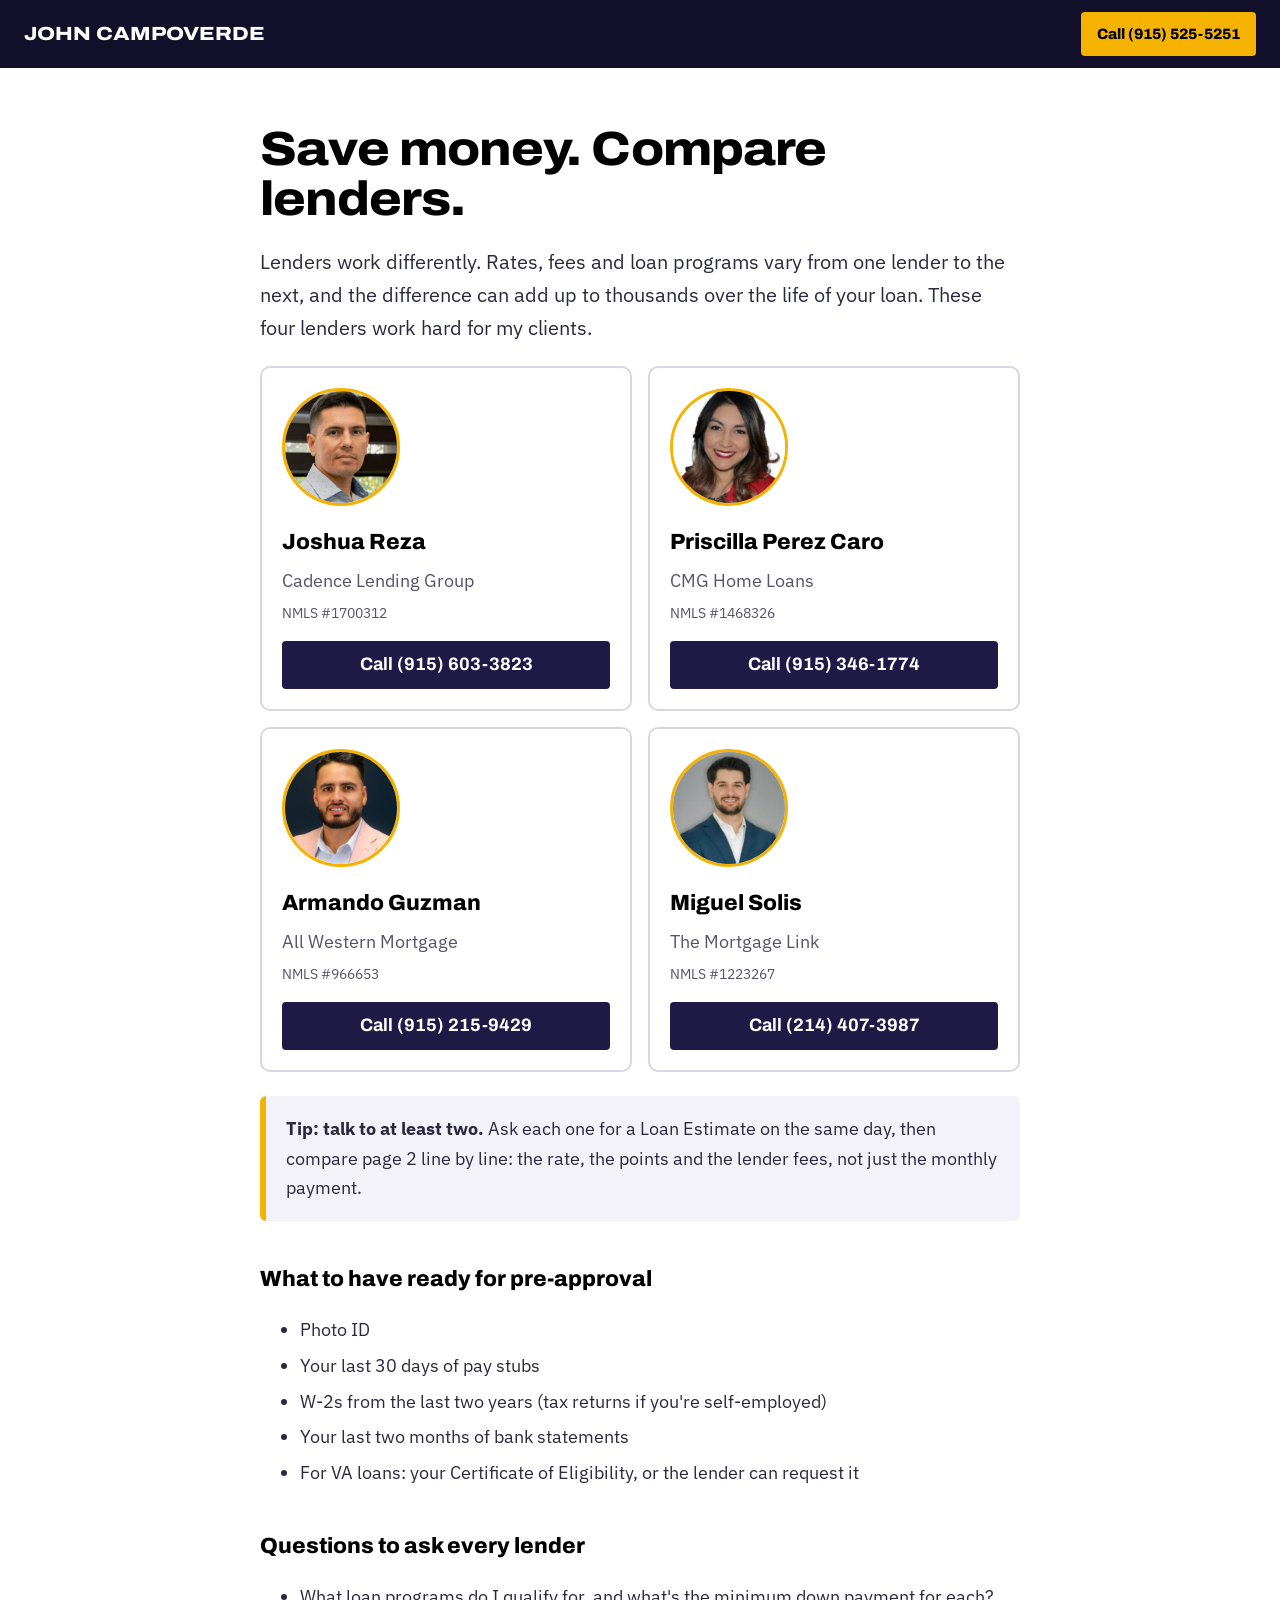
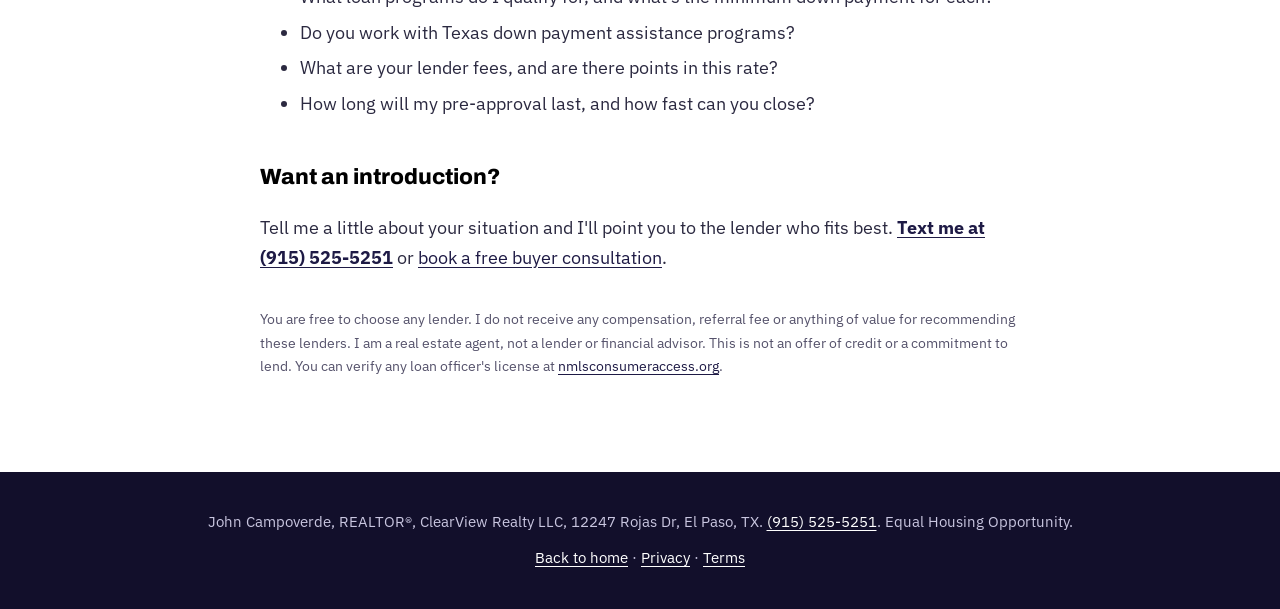
<file: lenders.html>
<!doctype html>
<html lang="en">
<head>
<meta charset="utf-8">
<meta name="viewport" content="width=device-width, initial-scale=1">
<title>Trusted El Paso lenders | John Campoverde, ClearView Realty LLC</title>
<meta name="description" content="Four El Paso loan officers John Campoverde trusts, plus what to bring for pre-approval and questions to ask every lender. No referral fees.">
<link rel="canonical" href="https://campoverdeestates.com/lenders.html">
<link rel="icon" href="/favicon.svg" type="image/svg+xml">
<link href="https://fonts.googleapis.com/css2?family=Archivo:wdth,wght@100..125,800&family=IBM+Plex+Sans:wght@400;600&display=swap" rel="stylesheet">
<style>
.skip{position:absolute;left:-999px}.skip:focus{left:12px;top:12px;background:#fff;color:#000;padding:8px 12px;z-index:30}
body{margin:0;font-family:'IBM Plex Sans',system-ui,sans-serif;font-size:18px;line-height:1.65;color:#000;background:#fff}
header{background:#120F2B;padding:12px 24px;display:flex;align-items:center;justify-content:space-between;gap:12px;flex-wrap:wrap}
header a{color:#fff;text-decoration:none;font-family:'Archivo',sans-serif;font-stretch:118%;font-weight:800;font-size:19px}
header a.logo{display:inline-flex;align-items:center;min-height:44px}
header a.hcall{display:inline-flex;align-items:center;min-height:44px;padding:0 16px;border-radius:4px;background:#f5b300;color:#000;font-stretch:100%;font-size:15px}
@media (max-width:420px){header a.hcall{font-size:0;padding:0 14px}header a.hcall::after{content:'Call';font-size:15px}}
footer a{display:inline-block;padding:6px 0}
img{max-width:100%}
main{max-width:760px;margin:0 auto;padding:56px 24px 80px}
h1{font-family:'Archivo',sans-serif;font-stretch:110%;font-weight:800;font-size:clamp(34px,5vw,48px);line-height:1.05;letter-spacing:-.02em;margin:0 0 8px}
h2{font-family:'Archivo',sans-serif;font-weight:800;font-size:22px;margin:40px 0 8px}
p,li{color:#2b2940}
.date{color:#55526b;font-size:15px;margin:0 0 32px}
a{color:#1E1A45;text-underline-offset:3px}
:focus-visible{outline:3px solid #f5b300;outline-offset:3px}
footer{background:#120F2B;color:#c9c6e0;padding:32px 24px;font-size:15px;text-align:center}
footer a{color:#fff}

.lead{font-size:20px}
.est{background:#F3F2F8;border-left:6px solid #f5b300;border-radius:6px;padding:18px 20px;margin:24px 0}
.btn{display:inline-flex;align-items:center;justify-content:center;min-height:52px;padding:10px 24px;border-radius:4px;font-weight:700;text-decoration:none;font-family:'Archivo',sans-serif}
.btn-line{border:2px solid #1E1A45;color:#1E1A45}
.btn-go{background:#f5b300;color:#000;border:0;font-size:17px;cursor:pointer;width:100%}
.btn-go:hover{background:#ffc533}
.cmp{width:100%;border-collapse:collapse;margin:16px 0;font-size:16px}
.cmp th,.cmp td{border-bottom:1px solid #d8d6e4;padding:10px 8px;text-align:left;vertical-align:top}
.cmp th{font-family:'Archivo',sans-serif}
form{background:#1E1A45;border-radius:8px;padding:28px;display:grid;gap:14px;margin-top:16px}
form h2{color:#fff;margin:0}
form p.sub{color:#d9d6ef;margin:0}
label{display:grid;gap:6px;font-weight:600;font-size:16px;color:#fff}
input,textarea{font:inherit;font-size:17px;padding:12px 14px;border:1.5px solid #8f8c86;border-radius:4px;width:100%;box-sizing:border-box;background:#fff;color:#000}
input:focus,textarea:focus{outline:3px solid #f5b300;outline-offset:0}
.consent{display:flex;gap:10px;align-items:flex-start;font-weight:400;font-size:14px;color:#d9d6ef}
.consent input{width:auto;margin-top:4px}
.consent a{color:#fff}
.hidden{display:none}
.fine{font-size:14px;color:#55526b}

.btns{display:grid;gap:14px;margin:26px 0 8px}
.big{display:flex;align-items:center;justify-content:space-between;gap:14px;min-height:76px;padding:16px 22px;border-radius:8px;text-decoration:none;font-family:'Archivo',sans-serif;font-weight:800;font-size:21px;line-height:1.2}
.big small{display:block;font-family:'IBM Plex Sans',sans-serif;font-weight:400;font-size:15px;margin-top:3px}
.big svg{flex:0 0 24px;width:24px;height:24px}
.b-text{background:#f5b300;color:#000}
.b-text small{color:#3d3a33}
.b-search{background:#1E1A45;color:#fff}
.b-search small{color:#d9d6ef}
.b-line{border:2px solid #1E1A45;color:#1E1A45;background:#fff}
.b-line small{color:#55526b}
[hidden]{display:none!important}

.lenders{display:grid;grid-template-columns:repeat(auto-fit,minmax(min(300px,100%),1fr));gap:16px;margin:22px 0}
.lender{border:2px solid #d8d6e4;border-radius:10px;padding:20px;display:flex;flex-direction:column;gap:6px}
.lender .tag{align-self:flex-start;background:#F3F2F8;color:#1E1A45;font-weight:700;font-size:14px;border-radius:99px;padding:4px 12px}
.lender h3{font-family:'Archivo',sans-serif;font-weight:800;font-size:22px;margin:4px 0 0}
.lender .co{color:#55526b;margin:0}
.lender .nmls{font-size:14px;color:#55526b;margin:0}
.lender .acts{display:flex;gap:10px;margin-top:10px;flex-wrap:wrap}
.lender .acts a{flex:1;min-width:200px;display:inline-flex;align-items:center;justify-content:center;min-height:48px;border-radius:4px;font-weight:700;text-decoration:none;font-family:'Archivo',sans-serif}
.a-call{background:#1E1A45;color:#fff}
.a-text{border:2px solid #1E1A45;color:#1E1A45}
.check li{margin-bottom:6px}
.avatar{position:relative;width:112px;height:112px;border-radius:50%;background:#F3F2F8;border:3px solid #f5b300;overflow:hidden;display:flex;align-items:center;justify-content:center;margin-bottom:8px}
.avatar span{font-family:'Archivo',sans-serif;font-weight:800;font-size:34px;color:#1E1A45}
.avatar img{position:absolute;inset:0;width:100%;height:100%;object-fit:cover;object-position:center top}
</style>
</head>
<body>
<a class="skip" href="#main">Skip to content</a>
<header><a class="logo" href="/">JOHN CAMPOVERDE</a><a class="hcall" href="tel:+19155255251">Call (915) 525-5251</a></header>
<main id="main">
<h1>Save money. Compare lenders.</h1>
<p class="lead">Lenders work differently. Rates, fees and loan programs vary from one lender to the next, and the difference can add up to thousands over the life of your loan. These four lenders work hard for my clients.</p>

<div class="lenders">
<div class="lender">
<div class="avatar"><span aria-hidden="true">JR</span><img src="lender-joshua-reza.jpg" alt="Joshua Reza" width="600" height="600" loading="lazy" onerror="this.remove()"></div>
<h3>Joshua Reza</h3>
<p class="co">Cadence Lending Group</p>
<p class="nmls">NMLS #1700312</p>
<div class="acts"><a class="a-call" href="tel:+19156033823">Call (915) 603-3823</a></div>
</div>
<div class="lender">
<div class="avatar"><span aria-hidden="true">PC</span><img src="lender-priscilla-perez-caro.jpg" alt="Priscilla Perez Caro" width="600" height="600" loading="lazy" onerror="this.remove()"></div>
<h3>Priscilla Perez Caro</h3>
<p class="co">CMG Home Loans</p>
<p class="nmls">NMLS #1468326</p>
<div class="acts"><a class="a-call" href="tel:+19153461774">Call (915) 346-1774</a></div>
</div>
<div class="lender">
<div class="avatar"><span aria-hidden="true">AG</span><img src="lender-armando-guzman.jpg" alt="Armando Guzman" width="600" height="600" loading="lazy" onerror="this.remove()"></div>
<h3>Armando Guzman</h3>
<p class="co">All Western Mortgage</p>
<p class="nmls">NMLS #966653</p>
<div class="acts"><a class="a-call" href="tel:+19152159429">Call (915) 215-9429</a></div>
</div>
<div class="lender">
<div class="avatar"><span aria-hidden="true">MS</span><img src="lender-miguel-solis.jpg" alt="Miguel Solis" width="600" height="600" loading="lazy" onerror="this.remove()"></div>
<h3>Miguel Solis</h3>
<p class="co">The Mortgage Link</p>
<p class="nmls">NMLS #1223267</p>
<div class="acts"><a class="a-call" href="tel:+12144073987">Call (214) 407-3987</a></div>
</div>
</div>

<div class="est">
<p style="margin:0"><strong>Tip: talk to at least two.</strong> Ask each one for a Loan Estimate on the same day, then compare page 2 line by line: the rate, the points and the lender fees, not just the monthly payment.</p>
</div>

<h2>What to have ready for pre-approval</h2>
<ul class="check">
<li>Photo ID</li>
<li>Your last 30 days of pay stubs</li>
<li>W-2s from the last two years (tax returns if you're self-employed)</li>
<li>Your last two months of bank statements</li>
<li>For VA loans: your Certificate of Eligibility, or the lender can request it</li>
</ul>

<h2>Questions to ask every lender</h2>
<ul class="check">
<li>What loan programs do I qualify for, and what's the minimum down payment for each?</li>
<li>Do you work with Texas down payment assistance programs?</li>
<li>What are your lender fees, and are there points in this rate?</li>
<li>How long will my pre-approval last, and how fast can you close?</li>
</ul>

<h2>Want an introduction?</h2>
<p>Tell me a little about your situation and I'll point you to the lender who fits best. <a href="sms:+19155255251"><strong>Text me at (915) 525-5251</strong></a> or <a href="/#contact">book a free buyer consultation</a>.</p>

<p class="fine" style="margin-top:36px">You are free to choose any lender. I do not receive any compensation, referral fee or anything of value for recommending these lenders. I am a real estate agent, not a lender or financial advisor. This is not an offer of credit or a commitment to lend. You can verify any loan officer's license at <a href="https://www.nmlsconsumeraccess.org" target="_blank" rel="noopener">nmlsconsumeraccess.org</a>.</p>
</main>
<footer>John Campoverde, REALTOR&reg;, ClearView Realty LLC, 12247 Rojas Dr, El Paso, TX. <a href="tel:+19155255251">(915) 525-5251</a>. Equal Housing Opportunity.<br><a href="/">Back to home</a> &middot; <a href="/privacy.html">Privacy</a> &middot; <a href="/terms.html">Terms</a></footer>
</body>
</html>
</file>
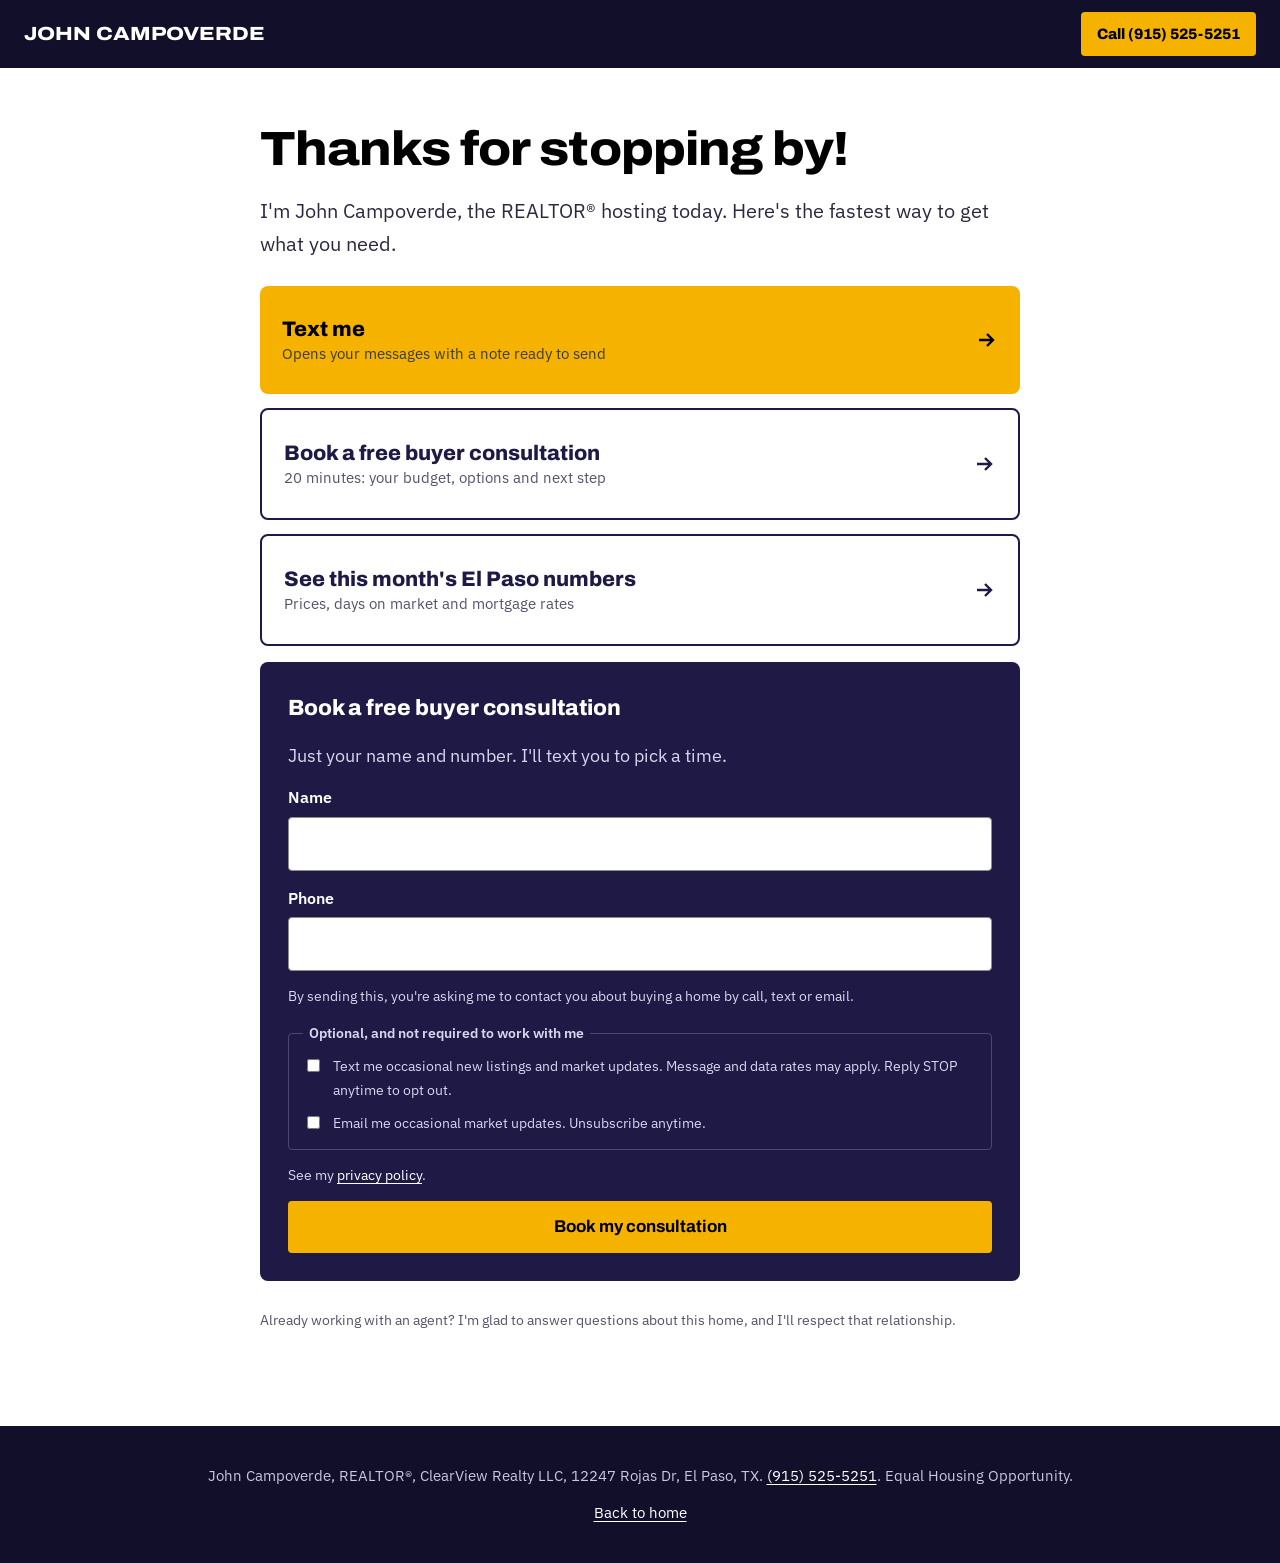
<file: open-house.html>
<!doctype html>
<html lang="en">
<head>
<meta charset="utf-8">
<meta name="viewport" content="width=device-width, initial-scale=1">
<title>Welcome from the open house | John Campoverde, ClearView Realty LLC</title>
<meta name="robots" content="noindex">
<link rel="icon" href="/favicon.svg" type="image/svg+xml">
<link href="https://fonts.googleapis.com/css2?family=Archivo:wdth,wght@100..125,800&family=IBM+Plex+Sans:wght@400;600&display=swap" rel="stylesheet">
<style>
.skip{position:absolute;left:-999px}.skip:focus{left:12px;top:12px;background:#fff;color:#000;padding:8px 12px;z-index:30}
body{margin:0;font-family:'IBM Plex Sans',system-ui,sans-serif;font-size:18px;line-height:1.65;color:#000;background:#fff}
header{background:#120F2B;padding:12px 24px;display:flex;align-items:center;justify-content:space-between;gap:12px;flex-wrap:wrap}
header a{color:#fff;text-decoration:none;font-family:'Archivo',sans-serif;font-stretch:118%;font-weight:800;font-size:19px}
header a.logo{display:inline-flex;align-items:center;min-height:44px}
header a.hcall{display:inline-flex;align-items:center;min-height:44px;padding:0 16px;border-radius:4px;background:#f5b300;color:#000;font-stretch:100%;font-size:15px}
@media (max-width:420px){header a.hcall{font-size:0;padding:0 14px}header a.hcall::after{content:'Call';font-size:15px}}
footer a{display:inline-block;padding:6px 0}
img{max-width:100%}
main{max-width:760px;margin:0 auto;padding:56px 24px 80px}
h1{font-family:'Archivo',sans-serif;font-stretch:110%;font-weight:800;font-size:clamp(34px,5vw,48px);line-height:1.05;letter-spacing:-.02em;margin:0 0 8px}
h2{font-family:'Archivo',sans-serif;font-weight:800;font-size:22px;margin:40px 0 8px}
p,li{color:#2b2940}
.date{color:#55526b;font-size:15px;margin:0 0 32px}
a{color:#1E1A45;text-underline-offset:3px}
:focus-visible{outline:3px solid #f5b300;outline-offset:3px}
footer{background:#120F2B;color:#c9c6e0;padding:32px 24px;font-size:15px;text-align:center}
footer a{color:#fff}

.lead{font-size:20px}
.est{background:#F3F2F8;border-left:6px solid #f5b300;border-radius:6px;padding:18px 20px;margin:24px 0}
.btn{display:inline-flex;align-items:center;justify-content:center;min-height:52px;padding:10px 24px;border-radius:4px;font-weight:700;text-decoration:none;font-family:'Archivo',sans-serif}
.btn-line{border:2px solid #1E1A45;color:#1E1A45}
.btn-go{background:#f5b300;color:#000;border:0;font-size:17px;cursor:pointer;width:100%}
.btn-go:hover{background:#ffc533}
.cmp{width:100%;border-collapse:collapse;margin:16px 0;font-size:16px}
.cmp th,.cmp td{border-bottom:1px solid #d8d6e4;padding:10px 8px;text-align:left;vertical-align:top}
.cmp th{font-family:'Archivo',sans-serif}
form{background:#1E1A45;border-radius:8px;padding:28px;display:grid;gap:14px;margin-top:16px}
form h2{color:#fff;margin:0}
form p.sub{color:#d9d6ef;margin:0}
label{display:grid;gap:6px;font-weight:600;font-size:16px;color:#fff}
input,textarea{font:inherit;font-size:17px;padding:12px 14px;border:1.5px solid #8f8c86;border-radius:4px;width:100%;box-sizing:border-box;background:#fff;color:#000}
input:focus,textarea:focus{outline:3px solid #f5b300;outline-offset:0}
.consent{display:flex;gap:10px;align-items:flex-start;font-weight:400;font-size:14px;color:#d9d6ef}
.consent input{width:auto;margin-top:4px}
.consent-note{margin:0;font-size:14px}
.optin{border:1px solid rgba(128,128,160,.45);border-radius:4px;padding:10px 14px 14px;margin:0;display:grid;gap:10px}
.optin legend{font-size:14px;font-weight:600;padding:0 6px}
.optin legend{color:#d9d6ef}
.consent-note a{color:#fff}
.consent a{color:#fff}
.hidden{display:none}
.fine{font-size:14px;color:#55526b}

.btns{display:grid;gap:14px;margin:26px 0 8px}
.big{display:flex;align-items:center;justify-content:space-between;gap:14px;min-height:76px;padding:16px 22px;border-radius:8px;text-decoration:none;font-family:'Archivo',sans-serif;font-weight:800;font-size:21px;line-height:1.2}
.big small{display:block;font-family:'IBM Plex Sans',sans-serif;font-weight:400;font-size:15px;margin-top:3px}
.big svg{flex:0 0 24px;width:24px;height:24px}
.b-text{background:#f5b300;color:#000}
.b-text small{color:#3d3a33}
.b-search{background:#1E1A45;color:#fff}
.b-search small{color:#d9d6ef}
.b-line{border:2px solid #1E1A45;color:#1E1A45;background:#fff}
.b-line small{color:#55526b}
[hidden]{display:none!important}
</style>
</head>
<body>
<a class="skip" href="#main">Skip to content</a>
<header><a class="logo" href="/">JOHN CAMPOVERDE</a><a class="hcall" href="tel:+19155255251">Call (915) 525-5251</a></header>
<main id="main">
<h1>Thanks for stopping by!</h1>
<p class="lead">I'm John Campoverde, the REALTOR&reg; hosting today. Here's the fastest way to get what you need.</p>

<div class="btns">
<a class="big b-text" href="sms:+19155255251?&amp;body=Hi%20John%2C%20I%20was%20at%20your%20open%20house%20today.%20My%20name%20is%20"><span>Text me<small>Opens your messages with a note ready to send</small></span><svg viewBox="0 0 24 24" fill="none" stroke="currentColor" stroke-width="2.4" aria-hidden="true"><path d="M5 12h14M13 6l6 6-6 6"/></svg></a>
<a class="big b-search" id="search-btn" href="#" target="_blank" rel="noopener" hidden><span>Search every home for sale<small>Live El Paso listings, updated daily</small></span><svg viewBox="0 0 24 24" fill="none" stroke="currentColor" stroke-width="2.4" aria-hidden="true"><path d="M5 12h14M13 6l6 6-6 6"/></svg></a>
<a class="big b-line" href="#book"><span>Book a free buyer consultation<small>20 minutes: your budget, options and next step</small></span><svg viewBox="0 0 24 24" fill="none" stroke="currentColor" stroke-width="2.4" aria-hidden="true"><path d="M5 12h14M13 6l6 6-6 6"/></svg></a>
<a class="big b-line" href="/#market"><span>See this month's El Paso numbers<small>Prices, days on market and mortgage rates</small></span><svg viewBox="0 0 24 24" fill="none" stroke="currentColor" stroke-width="2.4" aria-hidden="true"><path d="M5 12h14M13 6l6 6-6 6"/></svg></a>
</div>

<form id="book" name="open-house" method="POST" action="/thanks.html" data-netlify="true" netlify-honeypot="bot-field" data-lead-type="open-house">
<input type="hidden" name="form-name" value="open-house">
<input type="hidden" name="landing-page"><input type="hidden" name="first-visit"><input type="hidden" name="came-from"><input type="hidden" name="source-page"><input type="hidden" name="utm-source"><input type="hidden" name="utm-medium"><input type="hidden" name="utm-campaign">
<input type="hidden" name="source" value="Open house sign">
<p class="hidden"><label>Leave this empty <input name="bot-field"></label></p>
<h2>Book a free buyer consultation</h2>
<p class="sub">Just your name and number. I'll text you to pick a time.</p>
<label>Name <input name="name" autocomplete="name" required></label>
<label>Phone <input name="phone" type="tel" autocomplete="tel" required></label>
<p class="consent-note" style="color:#d9d6ef">By sending this, you're asking me to contact you about buying a home by call, text or email.</p>
      <fieldset class="optin"><legend>Optional, and not required to work with me</legend>
      <label class="consent"><input type="checkbox" name="marketing-texts" value="yes"> <span>Text me occasional new listings and market updates. Message and data rates may apply. Reply STOP anytime to opt out.</span></label>
      <label class="consent"><input type="checkbox" name="marketing-emails" value="yes"> <span>Email me occasional market updates. Unsubscribe anytime.</span></label>
      </fieldset>
      <p class="consent-note" style="color:#d9d6ef">See my <a href="/privacy.html">privacy policy</a>.</p>
<button class="btn btn-go" type="submit">Book my consultation</button>
</form>

<p class="fine" style="margin-top:28px">Already working with an agent? I'm glad to answer questions about this home, and I'll respect that relationship.</p>

<script>
// Paste the Flexmls IDX search link between the quotes to show the "Search every home" button.
var SEARCH_URL = '';
if (SEARCH_URL.indexOf('http') === 0) { var b = document.getElementById('search-btn'); b.href = SEARCH_URL; b.hidden = false; }
</script>
</main>
<footer>John Campoverde, REALTOR&reg;, ClearView Realty LLC, 12247 Rojas Dr, El Paso, TX. <a href="tel:+19155255251">(915) 525-5251</a>. Equal Housing Opportunity.<br><a href="/">Back to home</a></footer>
<script src="/js/lead.js" defer></script>
<script src="/js/track.js" defer></script>
</body>
</html>
</file>
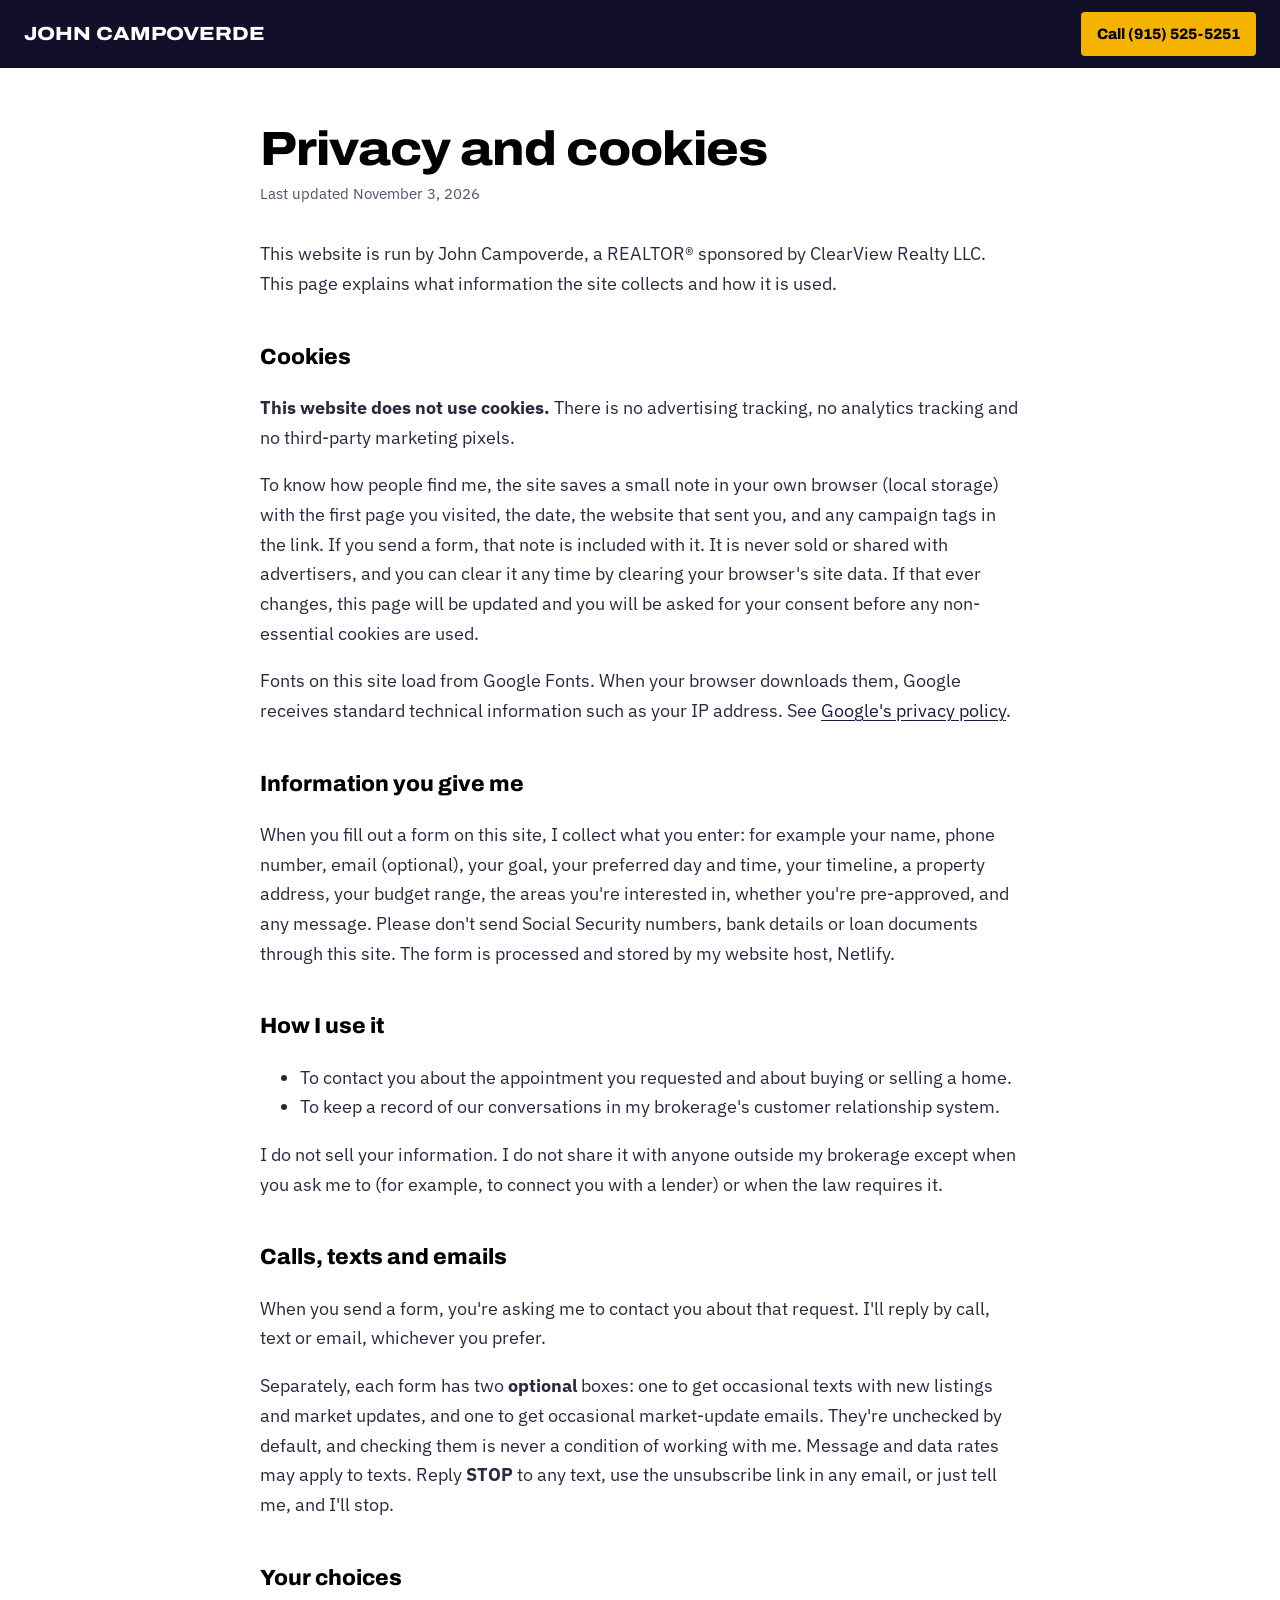
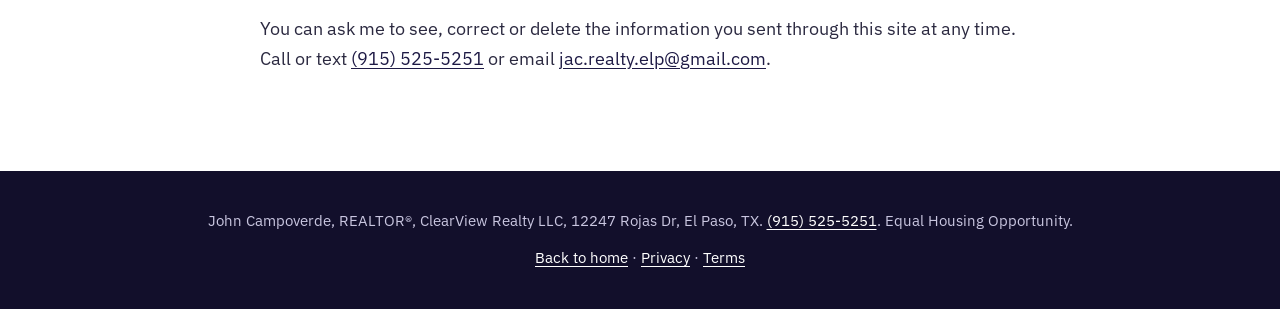
<file: privacy.html>
<!doctype html>
<html lang="en">
<head>
<meta charset="utf-8">
<meta name="viewport" content="width=device-width, initial-scale=1">
<title>Privacy and cookies | John Campoverde, ClearView Realty LLC</title>
<meta name="description" content="What information campoverdeestates.com collects, how John Campoverde uses it, and your choices.">
<link rel="canonical" href="https://campoverdeestates.com/privacy.html">
<link rel="icon" href="/favicon.svg" type="image/svg+xml">
<link href="https://fonts.googleapis.com/css2?family=Archivo:wdth,wght@100..125,800&family=IBM+Plex+Sans:wght@400;600&display=swap" rel="stylesheet">
<style>
.skip{position:absolute;left:-999px}.skip:focus{left:12px;top:12px;background:#fff;color:#000;padding:8px 12px;z-index:30}
body{margin:0;font-family:'IBM Plex Sans',system-ui,sans-serif;font-size:18px;line-height:1.65;color:#000;background:#fff}
header{background:#120F2B;padding:12px 24px;display:flex;align-items:center;justify-content:space-between;gap:12px;flex-wrap:wrap}
header a{color:#fff;text-decoration:none;font-family:'Archivo',sans-serif;font-stretch:118%;font-weight:800;font-size:19px}
header a.logo{display:inline-flex;align-items:center;min-height:44px}
header a.hcall{display:inline-flex;align-items:center;min-height:44px;padding:0 16px;border-radius:4px;background:#f5b300;color:#000;font-stretch:100%;font-size:15px}
@media (max-width:420px){header a.hcall{font-size:0;padding:0 14px}header a.hcall::after{content:'Call';font-size:15px}}
footer a{display:inline-block;padding:6px 0}
img{max-width:100%}
main{max-width:760px;margin:0 auto;padding:56px 24px 80px}
h1{font-family:'Archivo',sans-serif;font-stretch:110%;font-weight:800;font-size:clamp(34px,5vw,48px);line-height:1.05;letter-spacing:-.02em;margin:0 0 8px}
h2{font-family:'Archivo',sans-serif;font-weight:800;font-size:22px;margin:40px 0 8px}
p,li{color:#2b2940}
.date{color:#55526b;font-size:15px;margin:0 0 32px}
a{color:#1E1A45;text-underline-offset:3px}
:focus-visible{outline:3px solid #f5b300;outline-offset:3px}
footer{background:#120F2B;color:#c9c6e0;padding:32px 24px;font-size:15px;text-align:center}
footer a{color:#fff}
</style>
</head>
<body>
<a class="skip" href="#main">Skip to content</a>
<header><a class="logo" href="/">JOHN CAMPOVERDE</a><a class="hcall" href="tel:+19155255251">Call (915) 525-5251</a></header>
<main id="main">
<h1>Privacy and cookies</h1>
<p class="date">Last updated November 3, 2026</p>
<p>This website is run by John Campoverde, a REALTOR&reg; sponsored by ClearView Realty LLC. This page explains what information the site collects and how it is used.</p>

<h2>Cookies</h2>
<p><strong>This website does not use cookies.</strong> There is no advertising tracking, no analytics tracking and no third-party marketing pixels.</p>
<p>To know how people find me, the site saves a small note in your own browser (local storage) with the first page you visited, the date, the website that sent you, and any campaign tags in the link. If you send a form, that note is included with it. It is never sold or shared with advertisers, and you can clear it any time by clearing your browser's site data. If that ever changes, this page will be updated and you will be asked for your consent before any non-essential cookies are used.</p>
<p>Fonts on this site load from Google Fonts. When your browser downloads them, Google receives standard technical information such as your IP address. See <a href="https://policies.google.com/privacy">Google's privacy policy</a>.</p>

<h2>Information you give me</h2>
<p>When you fill out a form on this site, I collect what you enter: for example your name, phone number, email (optional), your goal, your preferred day and time, your timeline, a property address, your budget range, the areas you're interested in, whether you're pre-approved, and any message. Please don't send Social Security numbers, bank details or loan documents through this site. The form is processed and stored by my website host, Netlify.</p>

<h2>How I use it</h2>
<ul>
<li>To contact you about the appointment you requested and about buying or selling a home.</li>
<li>To keep a record of our conversations in my brokerage's customer relationship system.</li>
</ul>
<p>I do not sell your information. I do not share it with anyone outside my brokerage except when you ask me to (for example, to connect you with a lender) or when the law requires it.</p>

<h2>Calls, texts and emails</h2>
<p>When you send a form, you're asking me to contact you about that request. I'll reply by call, text or email, whichever you prefer.</p>
<p>Separately, each form has two <strong>optional</strong> boxes: one to get occasional texts with new listings and market updates, and one to get occasional market-update emails. They're unchecked by default, and checking them is never a condition of working with me. Message and data rates may apply to texts. Reply <strong>STOP</strong> to any text, use the unsubscribe link in any email, or just tell me, and I'll stop.</p>
<h2>Your choices</h2>
<p>You can ask me to see, correct or delete the information you sent through this site at any time. Call or text <a href="tel:+19155255251">(915) 525-5251</a> or email <a href="mailto:jac.realty.elp@gmail.com">jac.realty.elp@gmail.com</a>.</p>
</main>
<footer>John Campoverde, REALTOR&reg;, ClearView Realty LLC, 12247 Rojas Dr, El Paso, TX. <a href="tel:+19155255251">(915) 525-5251</a>. Equal Housing Opportunity.<br><a href="/">Back to home</a> &middot; <a href="/privacy.html">Privacy</a> &middot; <a href="/terms.html">Terms</a></footer>
</body>
</html>
</file>
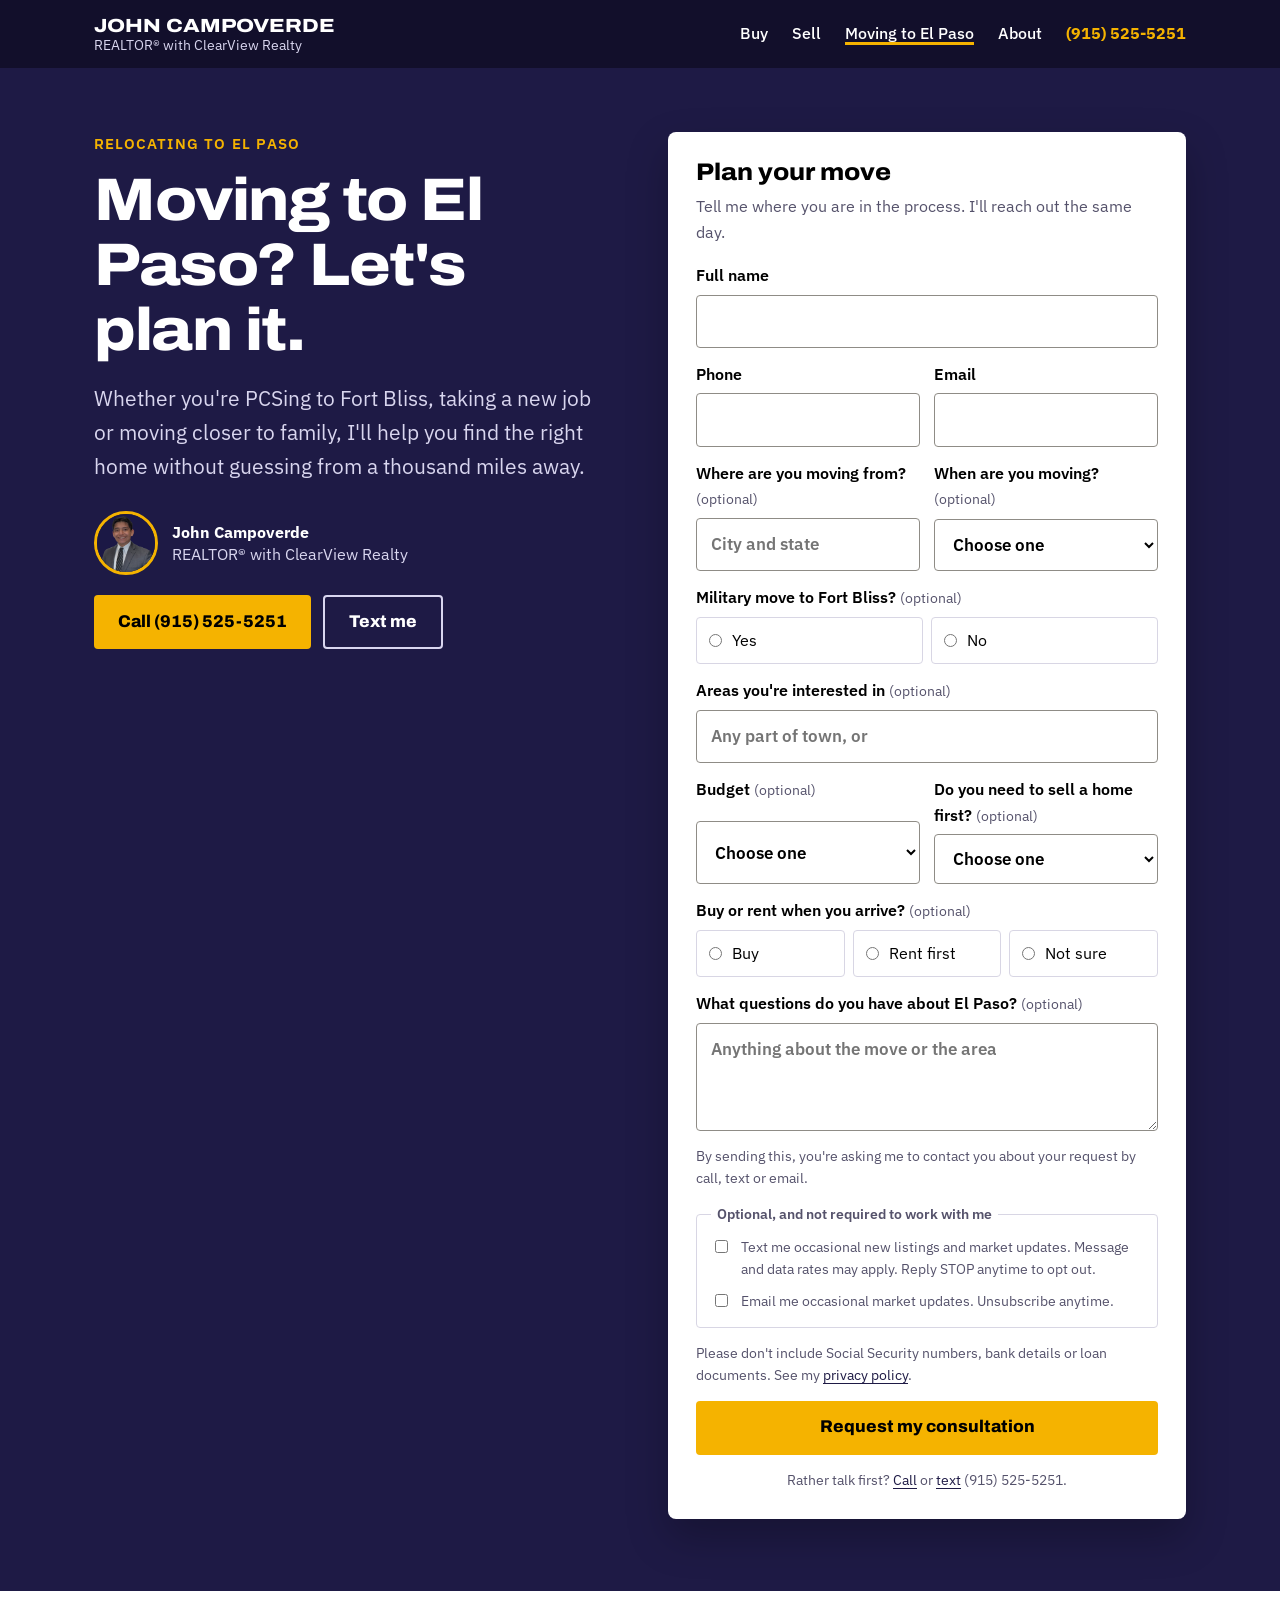
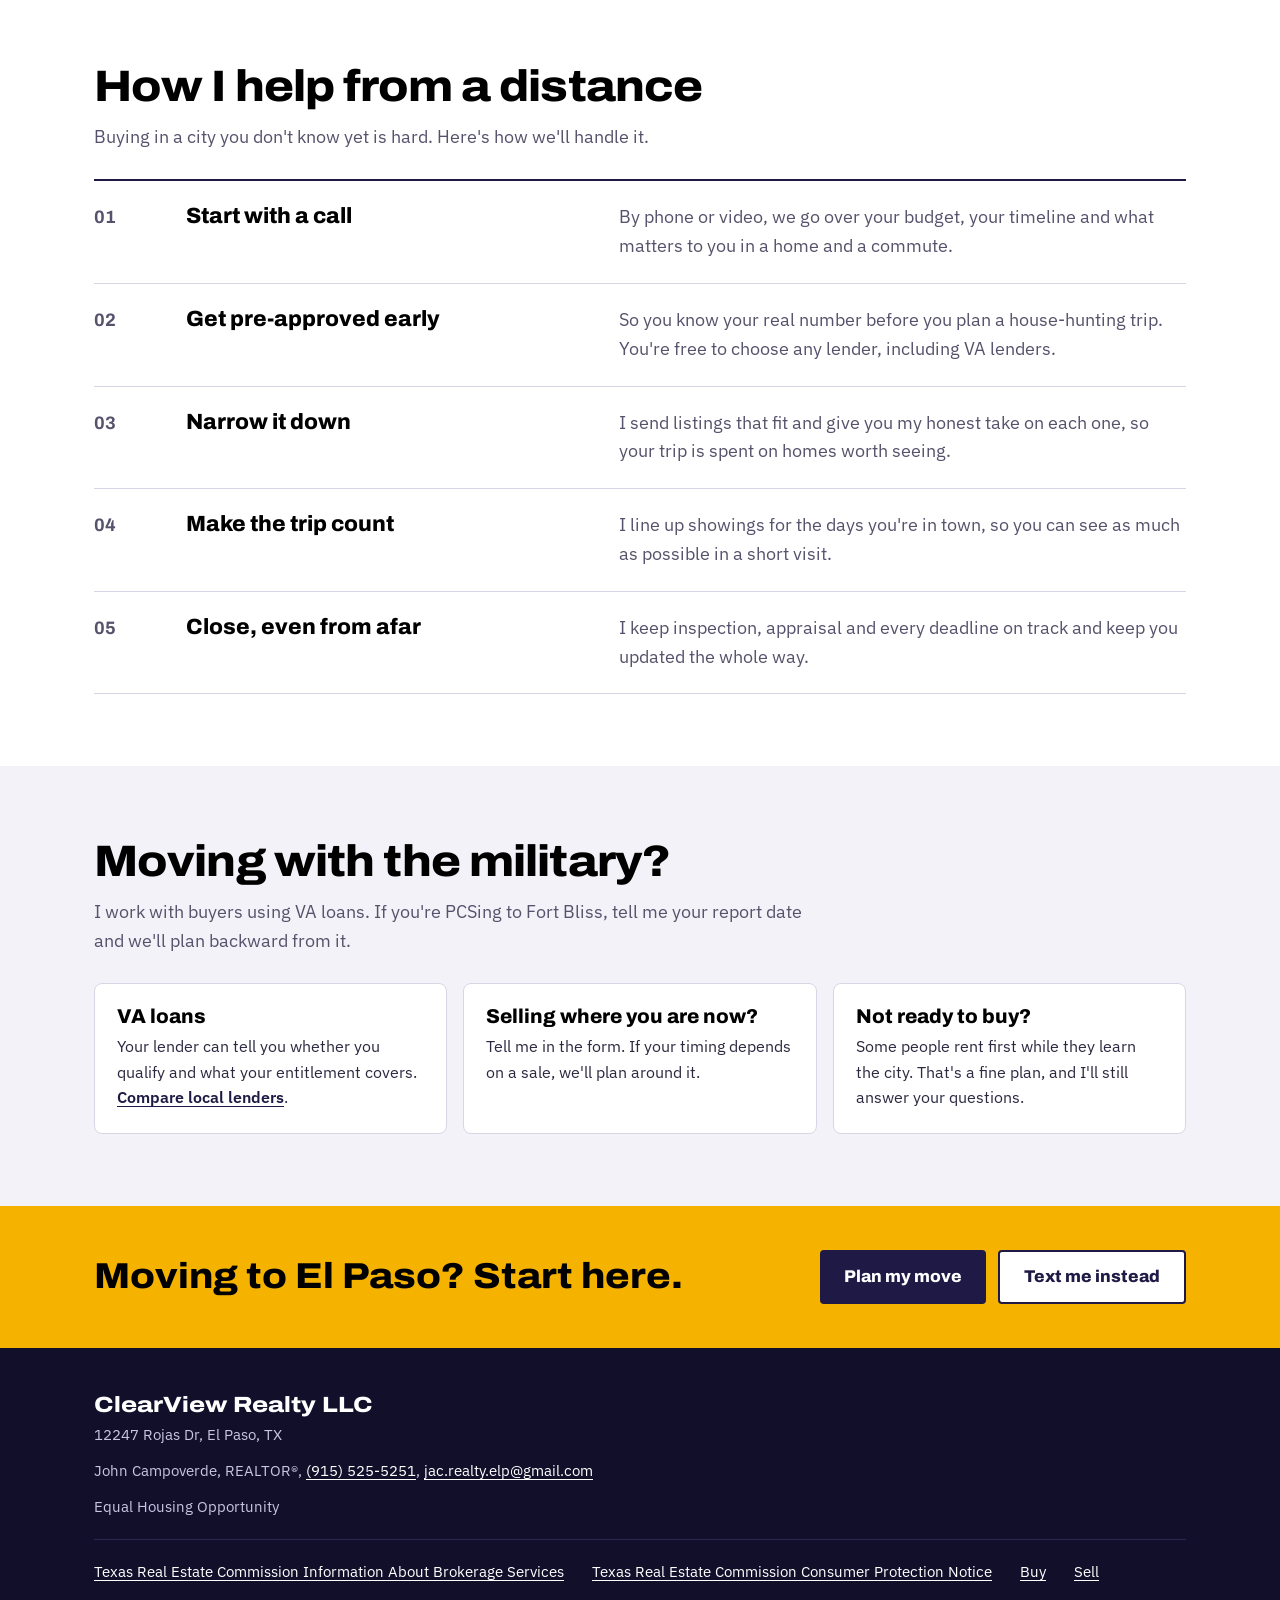
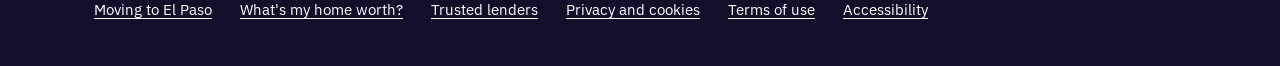
<file: relocate.html>
<!doctype html>
<html lang="en">
<head>
<meta charset="utf-8">
<meta name="viewport" content="width=device-width, initial-scale=1">
<title>Moving to El Paso | John Campoverde, REALTOR®</title>
<meta name="description" content="Relocating to El Paso or PCSing to Fort Bliss? John Campoverde, REALTOR® with ClearView Realty, helps you plan your move and find a home from a distance.">
<link rel="canonical" href="https://campoverdeestates.com/relocate.html">
<meta property="og:title" content="Moving to El Paso | John Campoverde, REALTOR®">
<meta property="og:description" content="Relocating to El Paso or PCSing to Fort Bliss? John Campoverde, REALTOR® with ClearView Realty, helps you plan your move and find a home from a distance.">
<meta property="og:url" content="https://campoverdeestates.com/relocate.html">
<meta property="og:type" content="website">
<meta property="og:image" content="https://campoverdeestates.com/headshot.jpg">
<meta name="theme-color" content="#1E1A45">
<link rel="icon" href="/favicon.svg" type="image/svg+xml">
<link rel="preconnect" href="https://fonts.googleapis.com">
<link rel="preconnect" href="https://fonts.gstatic.com" crossorigin>
<link href="https://fonts.googleapis.com/css2?family=Archivo:wdth,wght@100..125,500..800&family=IBM+Plex+Sans:wght@400;500;600&display=swap" rel="stylesheet">
<link rel="stylesheet" href="/css/pages.css">
<script type="application/ld+json">
{"@context":"https://schema.org","@type":"BreadcrumbList","itemListElement":[{"@type":"ListItem","position":1,"name":"Home","item":"https://campoverdeestates.com/"},{"@type":"ListItem","position":2,"name":"Moving to El Paso","item":"https://campoverdeestates.com/relocate.html"}]}
</script>
</head>
<body>
<a class="skip" href="#main">Skip to content</a>
<header>
  <div class="wrap">
    <a class="logo" href="/"><strong>JOHN CAMPOVERDE</strong><span>REALTOR® with ClearView Realty</span></a>
    <nav aria-label="Main">
      <a href="/buy.html">Buy</a>
      <a href="/sell.html">Sell</a>
      <a href="/relocate.html" aria-current="page">Moving to El Paso</a>
      <a href="/#about">About</a>
      <a class="hcall" href="tel:+19155255251">(915) 525-5251</a>
    </nav>
  </div>
</header>
<main id="main">
<div class="hero">
  <div class="wrap">
    <div>
      <div class="eyebrow">Relocating to El Paso</div>
      <h1>Moving to El Paso? Let's plan it.</h1>
      <p class="lead">Whether you're PCSing to Fort Bliss, taking a new job or moving closer to family, I'll help you find the right home without guessing from a thousand miles away.</p>
      <div class="me"><img src="/headshot.jpg" alt="John Campoverde" width="720" height="900"><p><b>John Campoverde</b><br>REALTOR® with ClearView Realty</p></div>
      <div class="talk"><a class="btn btn-go" href="tel:+19155255251">Call (915) 525-5251</a><a class="btn btn-ghost" href="sms:+19155255251">Text me</a></div>
    </div>
    <form id="form" name="relocation-consultation" method="POST" action="/thanks.html" data-netlify="true" netlify-honeypot="bot-field" data-lead-type="relocation">
      <input type="hidden" name="form-name" value="relocation-consultation">
      <input type="hidden" name="landing-page"><input type="hidden" name="first-visit"><input type="hidden" name="came-from"><input type="hidden" name="source-page"><input type="hidden" name="utm-source"><input type="hidden" name="utm-medium"><input type="hidden" name="utm-campaign">
      <p class="hidden"><label>Leave this empty <input name="bot-field"></label></p>
      <h2>Plan your move</h2>
      <p class="sub">Tell me where you are in the process. I'll reach out the same day.</p>
      <label>Full name <input name="name" autocomplete="name" required></label>
      <div class="two">
        <label>Phone <input name="phone" type="tel" autocomplete="tel" required></label>
        <label>Email <input name="email" type="email" autocomplete="email" required></label>
      </div>
      <div class="two">
      <label><span>Where are you moving from? <span class="opt">(optional)</span></span><input name="moving-from" placeholder="City and state"></label>
      <label><span>When are you moving? <span class="opt">(optional)</span></span>
        <select name="move-date"><option value="">Choose one</option><option>In the next 3 months</option><option>3 to 6 months</option><option>6 to 12 months</option><option>Not sure yet</option></select>
      </label>
      </div>
      <fieldset class="choices"><legend>Military move to Fort Bliss? <span class="opt" style="font-weight:400;color:var(--gray);font-size:14px">(optional)</span></legend><div class="row-pills"><label class="pill"><input type="radio" name="military" value="Yes"> Yes</label><label class="pill"><input type="radio" name="military" value="No"> No</label></div></fieldset>
      <label><span>Areas you're interested in <span class="opt">(optional)</span></span><input name="preferred-areas" placeholder="Any part of town, or "not sure yet""></label>
      <div class="two">
      <label><span>Budget <span class="opt">(optional)</span></span>
        <select name="budget"><option value="">Choose one</option><option>Under $200,000</option><option>$200,000 to $275,000</option><option>$275,000 to $350,000</option><option>$350,000 to $450,000</option><option>$450,000 and up</option><option>Not sure yet</option></select>
      </label>
      <label><span>Do you need to sell a home first? <span class="opt">(optional)</span></span>
        <select name="need-to-sell"><option value="">Choose one</option><option>Yes</option><option>No</option><option>Not sure</option></select>
      </label>
      </div>
      <fieldset class="choices"><legend>Buy or rent when you arrive? <span class="opt" style="font-weight:400;color:var(--gray);font-size:14px">(optional)</span></legend><div class="row-pills"><label class="pill"><input type="radio" name="buy-or-rent" value="Buy"> Buy</label><label class="pill"><input type="radio" name="buy-or-rent" value="Rent first"> Rent first</label><label class="pill"><input type="radio" name="buy-or-rent" value="Not sure"> Not sure</label></div></fieldset>
      <label><span>What questions do you have about El Paso? <span class="opt">(optional)</span></span><textarea name="questions" rows="3" placeholder="Anything about the move or the area"></textarea></label>
      <p class="consent-note">By sending this, you're asking me to contact you about your request by call, text or email.</p>
      <fieldset class="optin"><legend>Optional, and not required to work with me</legend>
      <label class="consent"><input type="checkbox" name="marketing-texts" value="yes"> <span>Text me occasional new listings and market updates. Message and data rates may apply. Reply STOP anytime to opt out.</span></label>
      <label class="consent"><input type="checkbox" name="marketing-emails" value="yes"> <span>Email me occasional market updates. Unsubscribe anytime.</span></label>
      </fieldset>
      <p class="consent-note">Please don't include Social Security numbers, bank details or loan documents. See my <a href="/privacy.html">privacy policy</a>.</p>
      <button class="btn btn-go" type="submit">Request my consultation</button>
      <p class="consent-note" style="text-align:center">Rather talk first? <a href="tel:+19155255251">Call</a> or <a href="sms:+19155255251">text</a> (915) 525-5251.</p>
    </form>
  </div>
</div>
<section>
  <div class="wrap">
    <h2 class="sec">How I help from a distance</h2>
    <p class="intro">Buying in a city you don't know yet is hard. Here's how we'll handle it.</p>
    <ol class="steps">
      <li><h3>Start with a call</h3><p>By phone or video, we go over your budget, your timeline and what matters to you in a home and a commute.</p></li>
      <li><h3>Get pre-approved early</h3><p>So you know your real number before you plan a house-hunting trip. You're free to choose any lender, including VA lenders.</p></li>
      <li><h3>Narrow it down</h3><p>I send listings that fit and give you my honest take on each one, so your trip is spent on homes worth seeing.</p></li>
      <li><h3>Make the trip count</h3><p>I line up showings for the days you're in town, so you can see as much as possible in a short visit.</p></li>
      <li><h3>Close, even from afar</h3><p>I keep inspection, appraisal and every deadline on track and keep you updated the whole way.</p></li>
    </ol>
  </div>
</section>
<section class="alt">
  <div class="wrap">
    <h2 class="sec">Moving with the military?</h2>
    <p class="intro">I work with buyers using VA loans. If you're PCSing to Fort Bliss, tell me your report date and we'll plan backward from it.</p>
    <div class="cards">
      <div class="card"><h3>VA loans</h3><p>Your lender can tell you whether you qualify and what your entitlement covers. <a href="/lenders.html">Compare local lenders</a>.</p></div>
      <div class="card"><h3>Selling where you are now?</h3><p>Tell me in the form. If your timing depends on a sale, we'll plan around it.</p></div>
      <div class="card"><h3>Not ready to buy?</h3><p>Some people rent first while they learn the city. That's a fine plan, and I'll still answer your questions.</p></div>
    </div>
  </div>
</section>
<div class="band"><div class="wrap"><h2>Moving to El Paso? Start here.</h2><div class="acts"><a class="btn btn-ind" href="#form">Plan my move</a><a class="btn btn-line" href="sms:+19155255251">Text me instead</a></div></div></div>
</main>
<footer>
  <div class="wrap">
    <div class="broker">ClearView Realty LLC</div>
    <div>12247 Rojas Dr, El Paso, TX</div>
    <div style="margin-top:8px">John Campoverde, REALTOR®, <a href="tel:+19155255251">(915) 525-5251</a>, <a href="mailto:jac.realty.elp@gmail.com">jac.realty.elp@gmail.com</a></div>
    <div style="margin-top:8px">Equal Housing Opportunity</div>
    <div class="links">
      <a href="/iabs.pdf" target="_blank" rel="noopener">Texas Real Estate Commission Information About Brokerage Services</a>
      <a href="/consumer-protection-notice.pdf" target="_blank" rel="noopener">Texas Real Estate Commission Consumer Protection Notice</a>
      <a href="/buy.html">Buy</a><a href="/sell.html">Sell</a><a href="/relocate.html">Moving to El Paso</a><a href="/home-value.html">What's my home worth?</a><a href="/lenders.html">Trusted lenders</a>
      <a href="/privacy.html">Privacy and cookies</a><a href="/terms.html">Terms of use</a><a href="/accessibility.html">Accessibility</a>
    </div>
  </div>
</footer>
<div class="bar"><a class="btn btn-ind" href="tel:+19155255251">Call</a><a class="btn btn-ind" href="sms:+19155255251">Text</a><a class="btn btn-go" href="#form" style="flex:1.6">Get started</a></div>
<script src="/js/lead.js" defer></script>
</body>
</html>
</file>
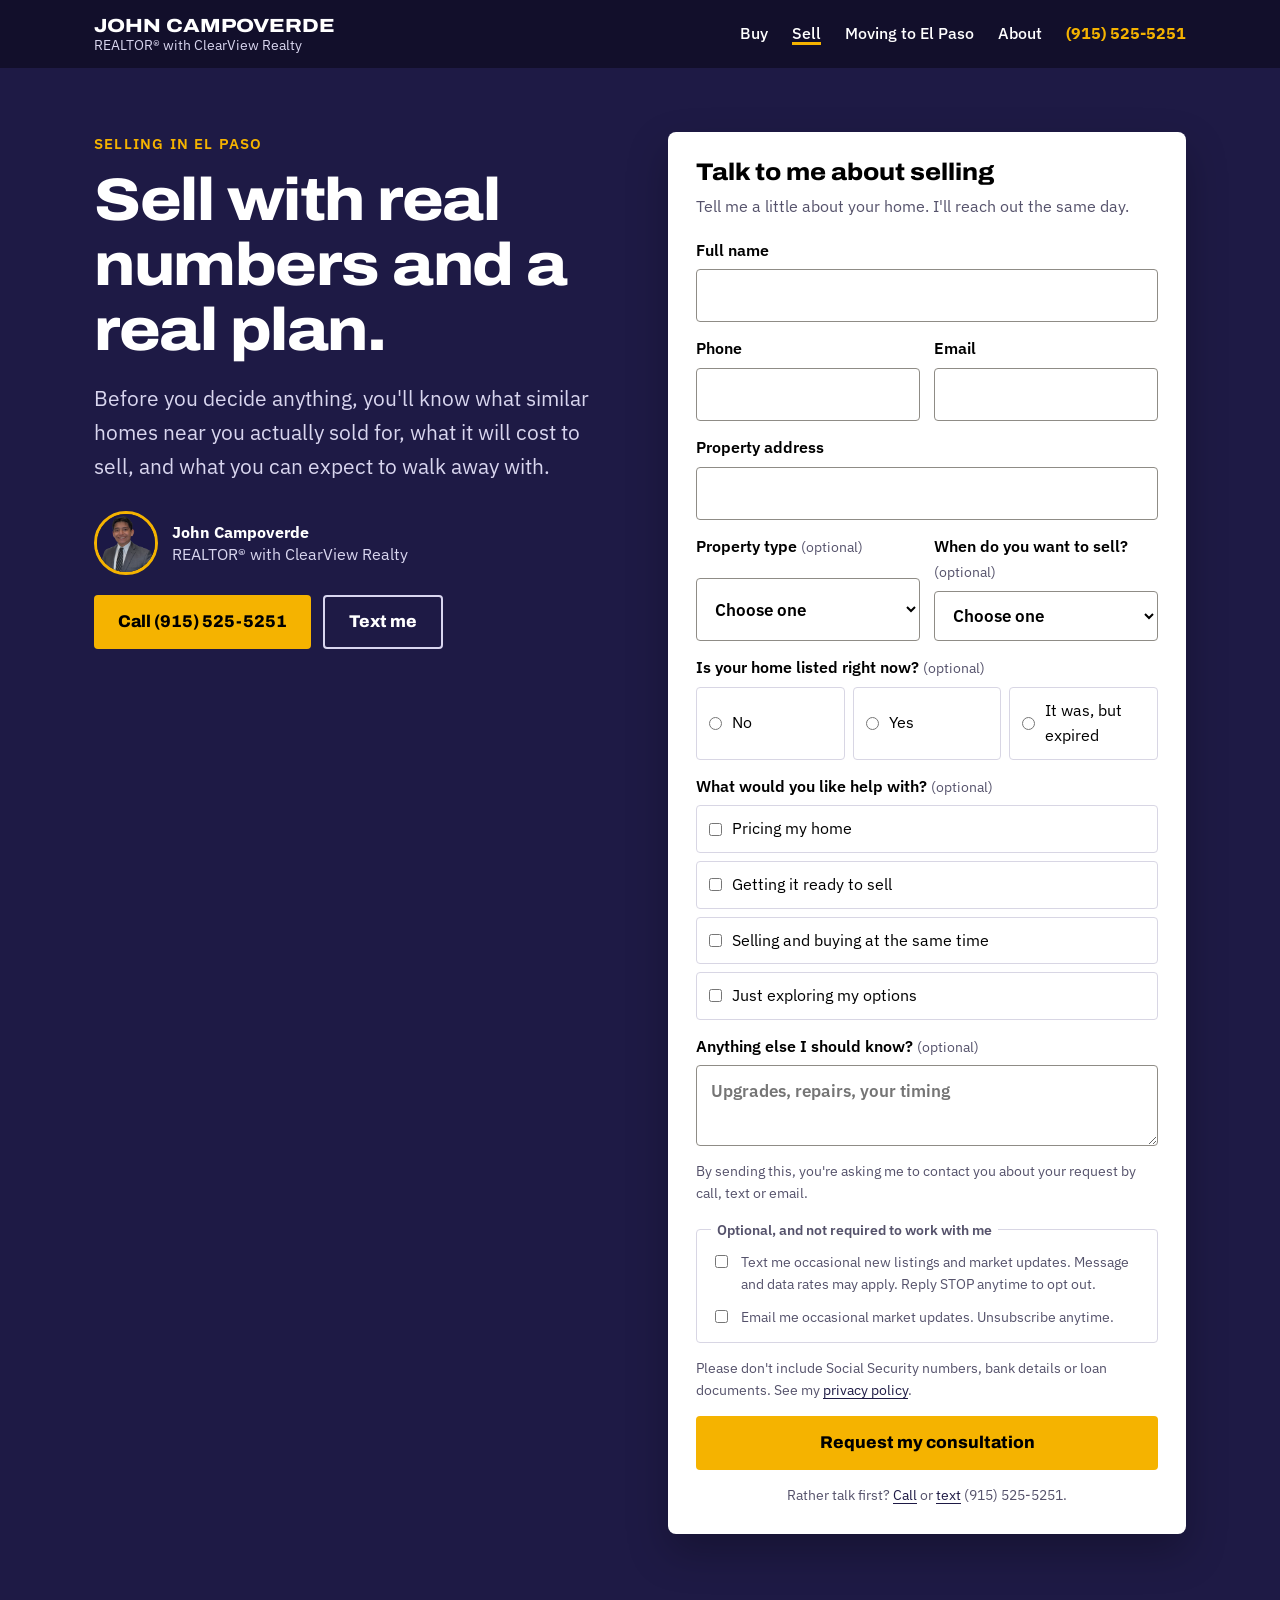
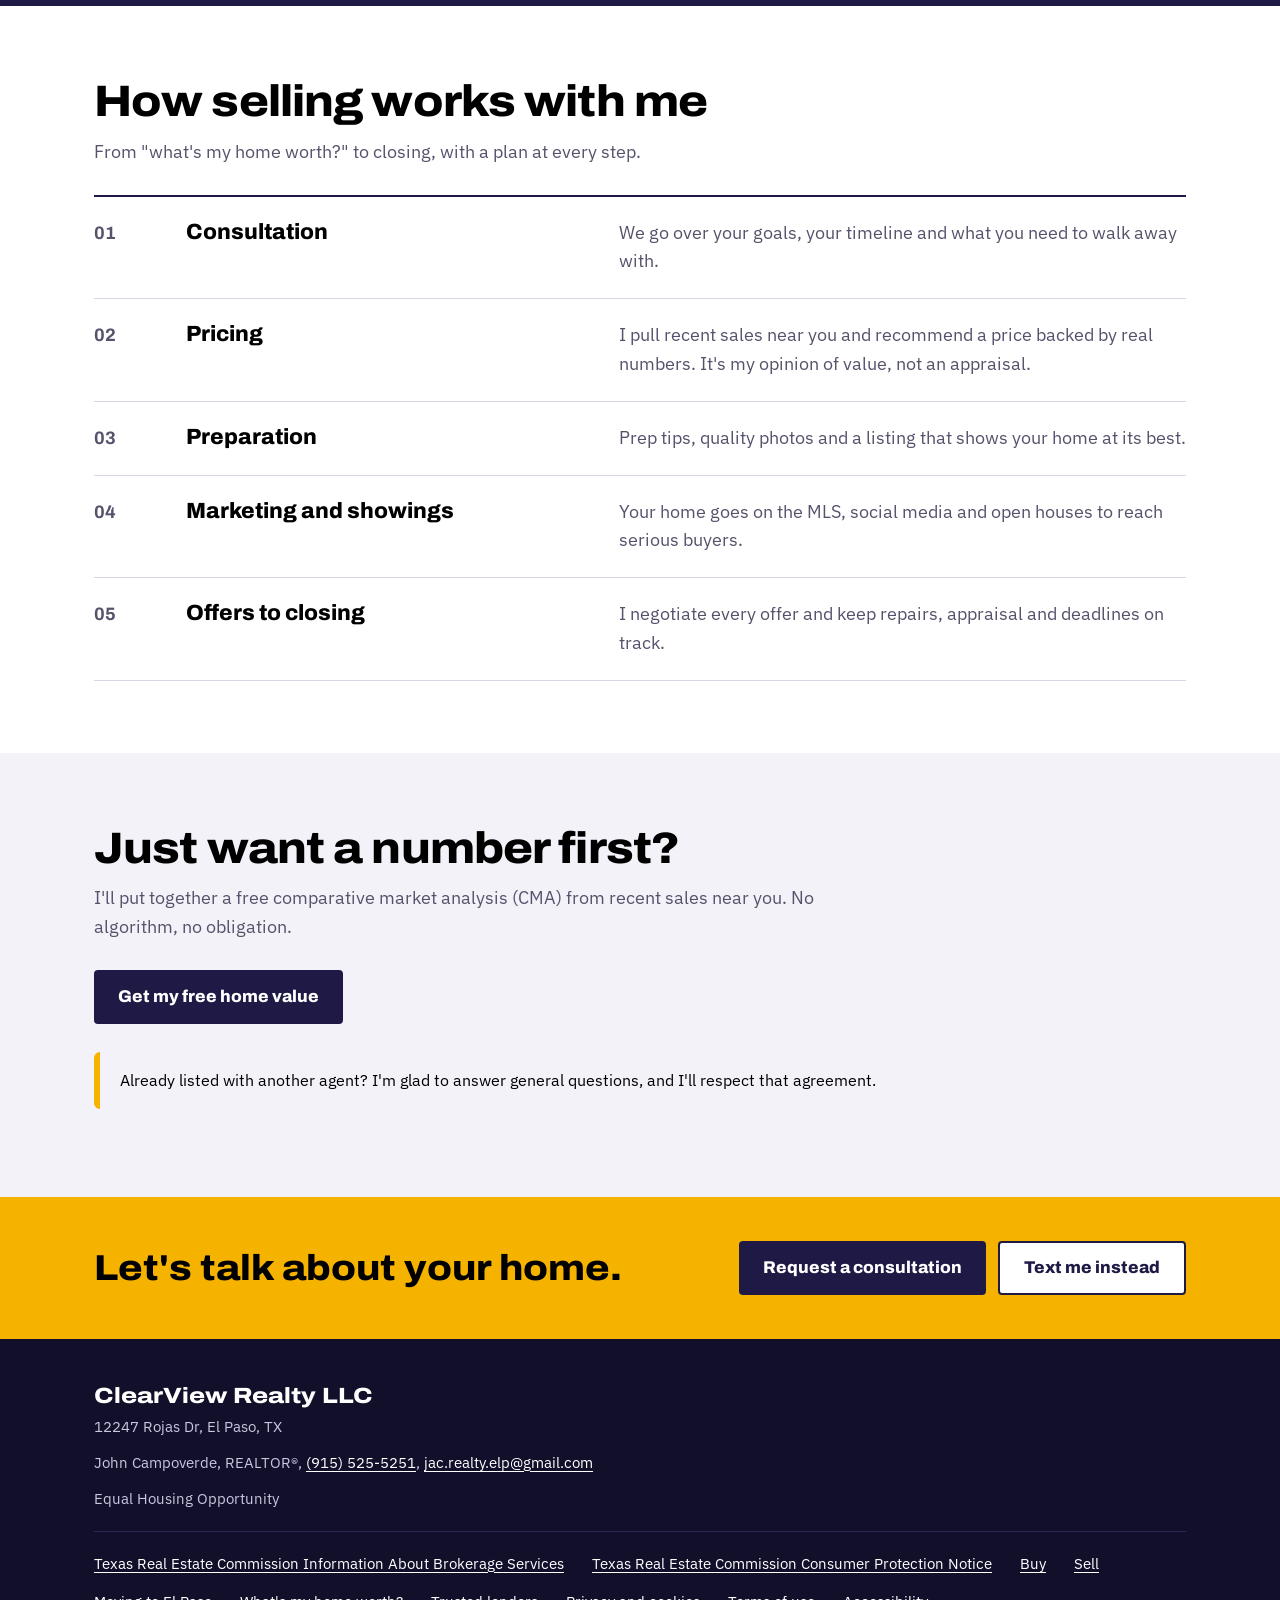
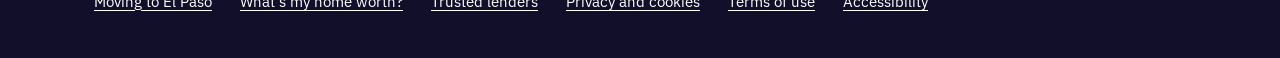
<file: sell.html>
<!doctype html>
<html lang="en">
<head>
<meta charset="utf-8">
<meta name="viewport" content="width=device-width, initial-scale=1">
<title>Sell your home in El Paso | John Campoverde, REALTOR®</title>
<meta name="description" content="Thinking of selling in El Paso or Horizon City? Talk to John Campoverde, REALTOR® with ClearView Realty, about pricing, prep and timing.">
<link rel="canonical" href="https://campoverdeestates.com/sell.html">
<meta property="og:title" content="Sell your home in El Paso | John Campoverde, REALTOR®">
<meta property="og:description" content="Thinking of selling in El Paso or Horizon City? Talk to John Campoverde, REALTOR® with ClearView Realty, about pricing, prep and timing.">
<meta property="og:url" content="https://campoverdeestates.com/sell.html">
<meta property="og:type" content="website">
<meta property="og:image" content="https://campoverdeestates.com/headshot.jpg">
<meta name="theme-color" content="#1E1A45">
<link rel="icon" href="/favicon.svg" type="image/svg+xml">
<link rel="preconnect" href="https://fonts.googleapis.com">
<link rel="preconnect" href="https://fonts.gstatic.com" crossorigin>
<link href="https://fonts.googleapis.com/css2?family=Archivo:wdth,wght@100..125,500..800&family=IBM+Plex+Sans:wght@400;500;600&display=swap" rel="stylesheet">
<link rel="stylesheet" href="/css/pages.css">
<script type="application/ld+json">
{"@context":"https://schema.org","@type":"BreadcrumbList","itemListElement":[{"@type":"ListItem","position":1,"name":"Home","item":"https://campoverdeestates.com/"},{"@type":"ListItem","position":2,"name":"Sell a home","item":"https://campoverdeestates.com/sell.html"}]}
</script>
</head>
<body>
<a class="skip" href="#main">Skip to content</a>
<header>
  <div class="wrap">
    <a class="logo" href="/"><strong>JOHN CAMPOVERDE</strong><span>REALTOR® with ClearView Realty</span></a>
    <nav aria-label="Main">
      <a href="/buy.html">Buy</a>
      <a href="/sell.html" aria-current="page">Sell</a>
      <a href="/relocate.html">Moving to El Paso</a>
      <a href="/#about">About</a>
      <a class="hcall" href="tel:+19155255251">(915) 525-5251</a>
    </nav>
  </div>
</header>
<main id="main">
<div class="hero">
  <div class="wrap">
    <div>
      <div class="eyebrow">Selling in El Paso</div>
      <h1>Sell with real numbers and a real plan.</h1>
      <p class="lead">Before you decide anything, you'll know what similar homes near you actually sold for, what it will cost to sell, and what you can expect to walk away with.</p>
      <div class="me"><img src="/headshot.jpg" alt="John Campoverde" width="720" height="900"><p><b>John Campoverde</b><br>REALTOR® with ClearView Realty</p></div>
      <div class="talk"><a class="btn btn-go" href="tel:+19155255251">Call (915) 525-5251</a><a class="btn btn-ghost" href="sms:+19155255251">Text me</a></div>
    </div>
    <form id="form" name="seller-consultation" method="POST" action="/thanks.html" data-netlify="true" netlify-honeypot="bot-field" data-lead-type="seller">
      <input type="hidden" name="form-name" value="seller-consultation">
      <input type="hidden" name="landing-page"><input type="hidden" name="first-visit"><input type="hidden" name="came-from"><input type="hidden" name="source-page"><input type="hidden" name="utm-source"><input type="hidden" name="utm-medium"><input type="hidden" name="utm-campaign">
      <p class="hidden"><label>Leave this empty <input name="bot-field"></label></p>
      <h2>Talk to me about selling</h2>
      <p class="sub">Tell me a little about your home. I'll reach out the same day.</p>
      <label>Full name <input name="name" autocomplete="name" required></label>
      <div class="two">
        <label>Phone <input name="phone" type="tel" autocomplete="tel" required></label>
        <label>Email <input name="email" type="email" autocomplete="email" required></label>
      </div>
      <label>Property address <input name="address" autocomplete="street-address" required></label>
      <div class="two">
      <label><span>Property type <span class="opt">(optional)</span></span>
        <select name="property-type"><option value="">Choose one</option><option>Single-family home</option><option>Townhome</option><option>Condo</option><option>Multi-family (2 to 4 units)</option><option>Land</option><option>Other</option></select>
      </label>
      <label><span>When do you want to sell? <span class="opt">(optional)</span></span>
        <select name="timeframe"><option value="">Choose one</option><option>In the next 3 months</option><option>3 to 6 months</option><option>6 to 12 months</option><option>More than a year</option><option>Just exploring</option></select>
      </label>
      </div>
      <fieldset class="choices"><legend>Is your home listed right now? <span class="opt" style="font-weight:400;color:var(--gray);font-size:14px">(optional)</span></legend><div class="row-pills"><label class="pill"><input type="radio" name="currently-listed" value="No"> No</label><label class="pill"><input type="radio" name="currently-listed" value="Yes"> Yes</label><label class="pill"><input type="radio" name="currently-listed" value="It was, but expired"> It was, but expired</label></div></fieldset>
      <fieldset class="choices"><legend>What would you like help with? <span class="opt" style="font-weight:400;color:var(--gray);font-size:14px">(optional)</span></legend>
        <label class="pill"><input type="checkbox" name="help-with" value="Pricing my home"> Pricing my home</label>
        <label class="pill"><input type="checkbox" name="help-with" value="Getting it ready to sell"> Getting it ready to sell</label>
        <label class="pill"><input type="checkbox" name="help-with" value="Selling and buying at the same time"> Selling and buying at the same time</label>
        <label class="pill"><input type="checkbox" name="help-with" value="Just exploring my options"> Just exploring my options</label>
      </fieldset>
      <label><span>Anything else I should know? <span class="opt">(optional)</span></span><textarea name="message" rows="2" placeholder="Upgrades, repairs, your timing"></textarea></label>
      <p class="consent-note">By sending this, you're asking me to contact you about your request by call, text or email.</p>
      <fieldset class="optin"><legend>Optional, and not required to work with me</legend>
      <label class="consent"><input type="checkbox" name="marketing-texts" value="yes"> <span>Text me occasional new listings and market updates. Message and data rates may apply. Reply STOP anytime to opt out.</span></label>
      <label class="consent"><input type="checkbox" name="marketing-emails" value="yes"> <span>Email me occasional market updates. Unsubscribe anytime.</span></label>
      </fieldset>
      <p class="consent-note">Please don't include Social Security numbers, bank details or loan documents. See my <a href="/privacy.html">privacy policy</a>.</p>
      <button class="btn btn-go" type="submit">Request my consultation</button>
      <p class="consent-note" style="text-align:center">Rather talk first? <a href="tel:+19155255251">Call</a> or <a href="sms:+19155255251">text</a> (915) 525-5251.</p>
    </form>
  </div>
</div>
<section>
  <div class="wrap">
    <h2 class="sec">How selling works with me</h2>
    <p class="intro">From "what's my home worth?" to closing, with a plan at every step.</p>
    <ol class="steps">
      <li><h3>Consultation</h3><p>We go over your goals, your timeline and what you need to walk away with.</p></li>
      <li><h3>Pricing</h3><p>I pull recent sales near you and recommend a price backed by real numbers. It's my opinion of value, not an appraisal.</p></li>
      <li><h3>Preparation</h3><p>Prep tips, quality photos and a listing that shows your home at its best.</p></li>
      <li><h3>Marketing and showings</h3><p>Your home goes on the MLS, social media and open houses to reach serious buyers.</p></li>
      <li><h3>Offers to closing</h3><p>I negotiate every offer and keep repairs, appraisal and deadlines on track.</p></li>
    </ol>
  </div>
</section>
<section class="alt">
  <div class="wrap">
    <h2 class="sec">Just want a number first?</h2>
    <p class="intro">I'll put together a free comparative market analysis (CMA) from recent sales near you. No algorithm, no obligation.</p>
    <a class="btn btn-ind" href="/home-value.html">Get my free home value</a>
    <p class="note" style="margin-top:28px">Already listed with another agent? I'm glad to answer general questions, and I'll respect that agreement.</p>
  </div>
</section>
<div class="band"><div class="wrap"><h2>Let's talk about your home.</h2><div class="acts"><a class="btn btn-ind" href="#form">Request a consultation</a><a class="btn btn-line" href="sms:+19155255251">Text me instead</a></div></div></div>
</main>
<footer>
  <div class="wrap">
    <div class="broker">ClearView Realty LLC</div>
    <div>12247 Rojas Dr, El Paso, TX</div>
    <div style="margin-top:8px">John Campoverde, REALTOR®, <a href="tel:+19155255251">(915) 525-5251</a>, <a href="mailto:jac.realty.elp@gmail.com">jac.realty.elp@gmail.com</a></div>
    <div style="margin-top:8px">Equal Housing Opportunity</div>
    <div class="links">
      <a href="/iabs.pdf" target="_blank" rel="noopener">Texas Real Estate Commission Information About Brokerage Services</a>
      <a href="/consumer-protection-notice.pdf" target="_blank" rel="noopener">Texas Real Estate Commission Consumer Protection Notice</a>
      <a href="/buy.html">Buy</a><a href="/sell.html">Sell</a><a href="/relocate.html">Moving to El Paso</a><a href="/home-value.html">What's my home worth?</a><a href="/lenders.html">Trusted lenders</a>
      <a href="/privacy.html">Privacy and cookies</a><a href="/terms.html">Terms of use</a><a href="/accessibility.html">Accessibility</a>
    </div>
  </div>
</footer>
<div class="bar"><a class="btn btn-ind" href="tel:+19155255251">Call</a><a class="btn btn-ind" href="sms:+19155255251">Text</a><a class="btn btn-go" href="#form" style="flex:1.6">Get started</a></div>
<script src="/js/lead.js" defer></script>
</body>
</html>
</file>
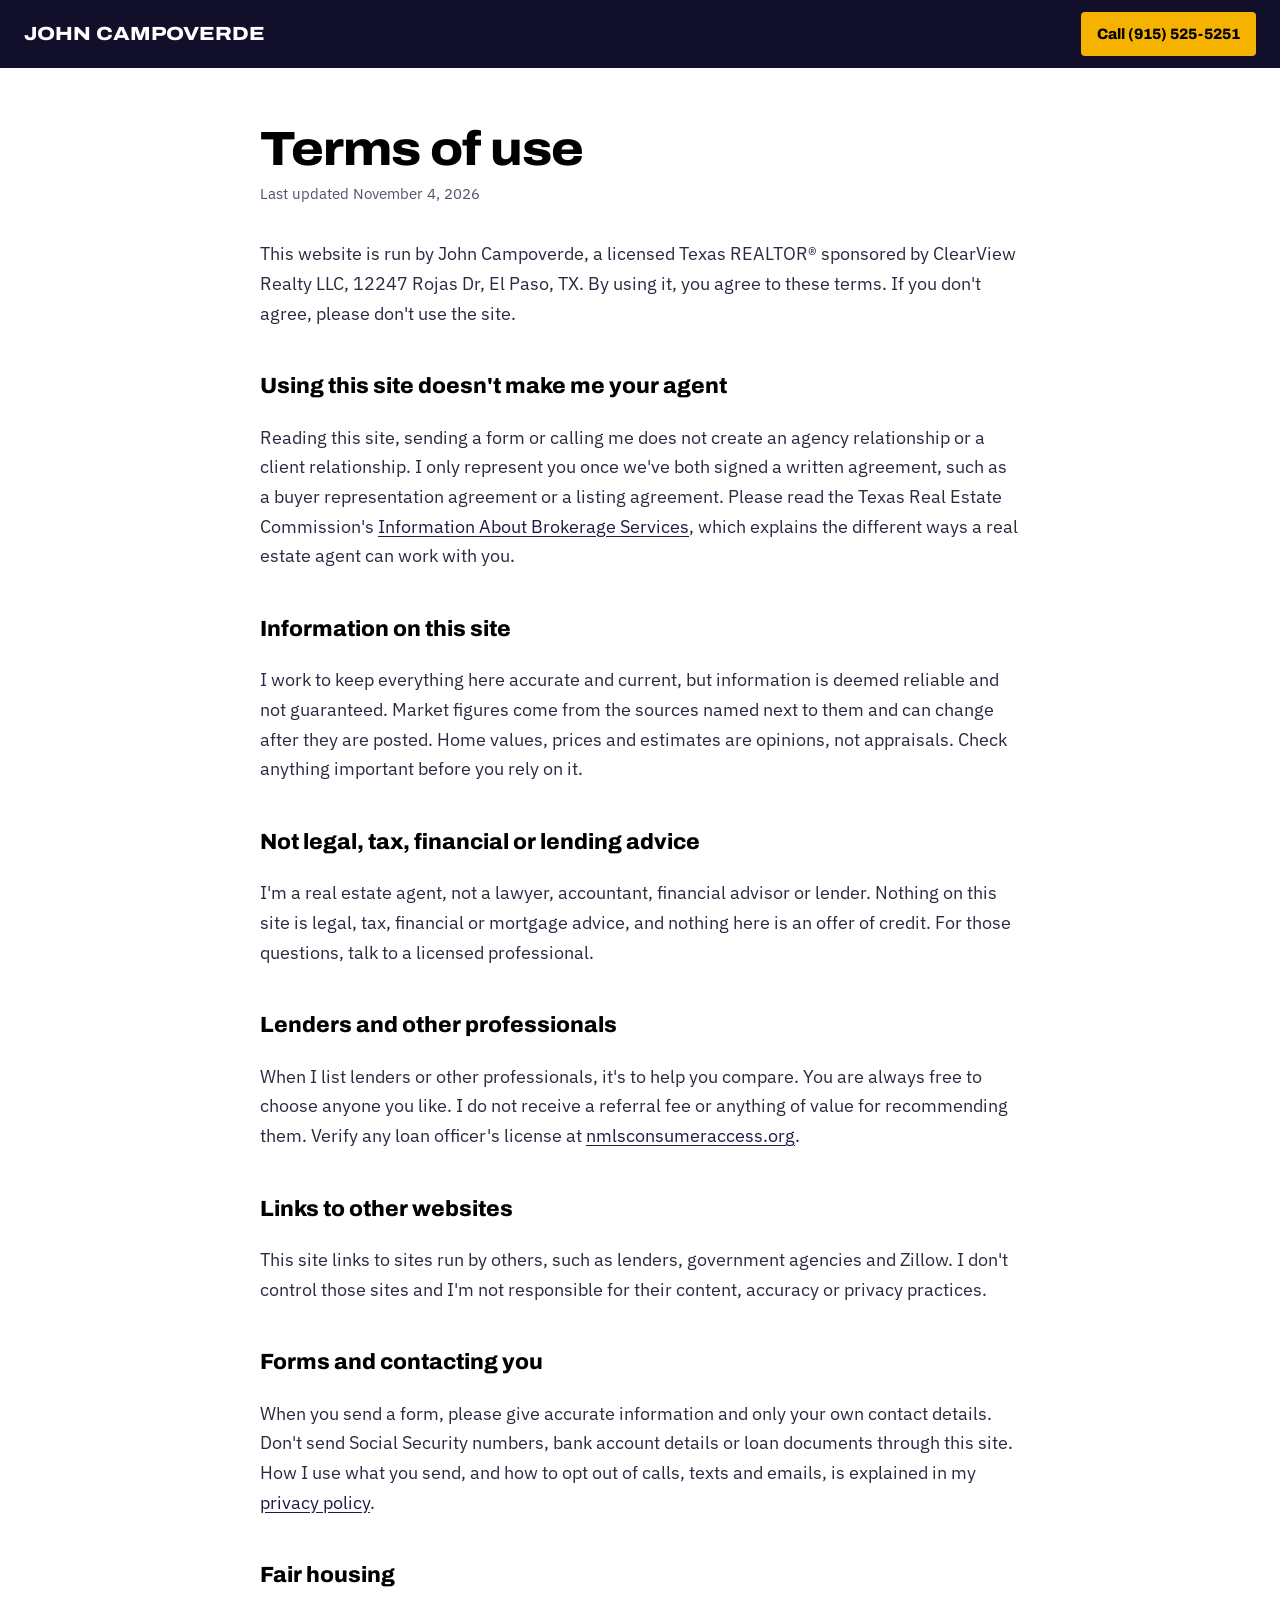
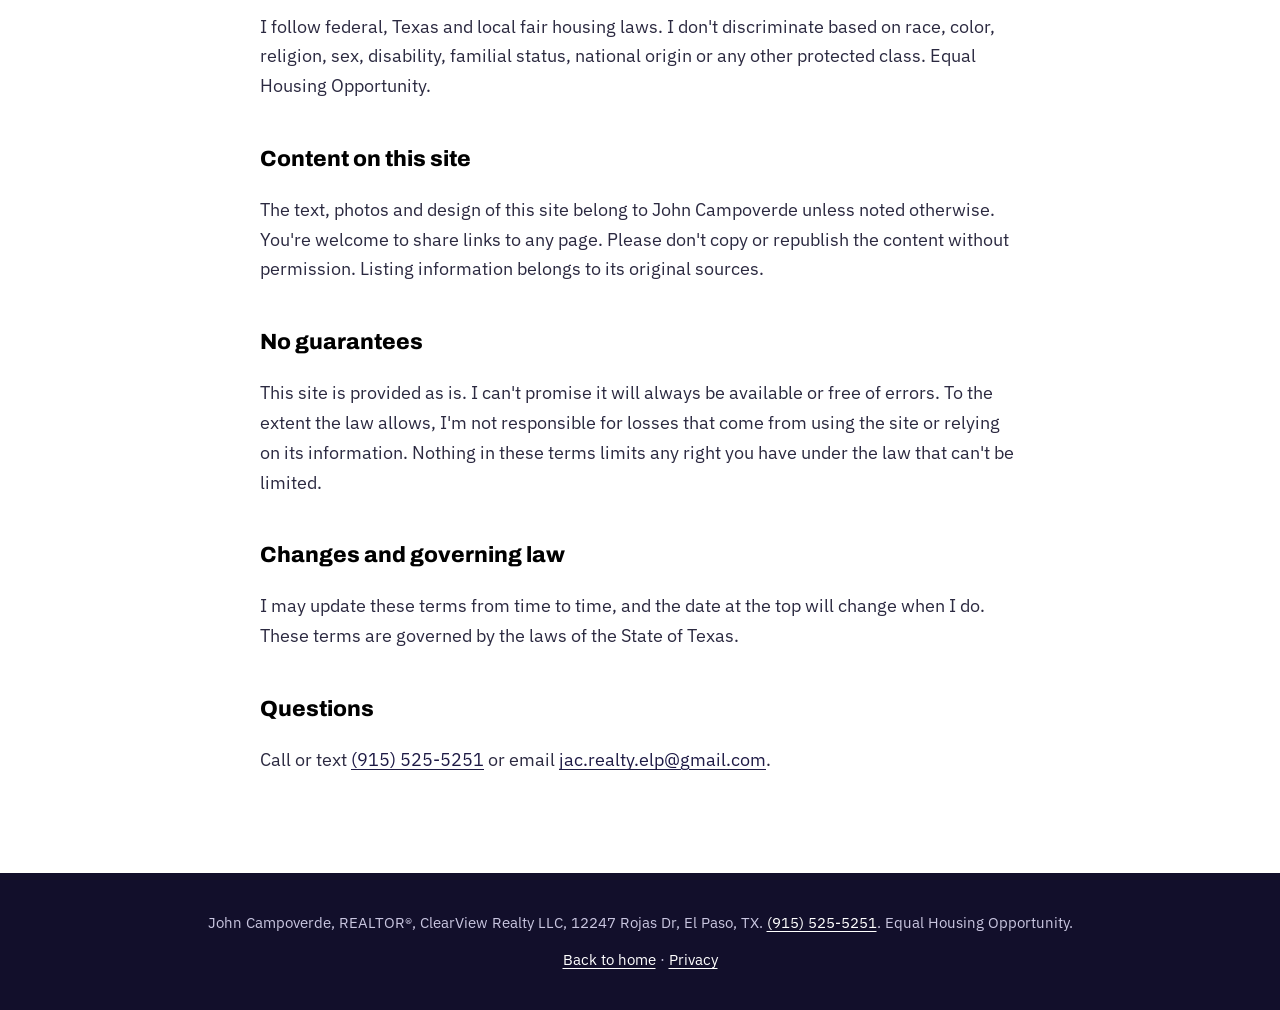
<file: terms.html>
<!doctype html>
<html lang="en">
<head>
<meta charset="utf-8">
<meta name="viewport" content="width=device-width, initial-scale=1">
<title>Terms of use | John Campoverde, ClearView Realty LLC</title>
<meta name="description" content="The terms for using campoverdeestates.com, the website of John Campoverde, REALTOR® with ClearView Realty LLC.">
<link rel="canonical" href="https://campoverdeestates.com/terms.html">
<link rel="icon" href="/favicon.svg" type="image/svg+xml">
<link href="https://fonts.googleapis.com/css2?family=Archivo:wdth,wght@100..125,800&family=IBM+Plex+Sans:wght@400;600&display=swap" rel="stylesheet">
<style>
.skip{position:absolute;left:-999px}.skip:focus{left:12px;top:12px;background:#fff;color:#000;padding:8px 12px;z-index:30}
body{margin:0;font-family:'IBM Plex Sans',system-ui,sans-serif;font-size:18px;line-height:1.65;color:#000;background:#fff}
header{background:#120F2B;padding:12px 24px;display:flex;align-items:center;justify-content:space-between;gap:12px;flex-wrap:wrap}
header a{color:#fff;text-decoration:none;font-family:'Archivo',sans-serif;font-stretch:118%;font-weight:800;font-size:19px}
header a.logo{display:inline-flex;align-items:center;min-height:44px}
header a.hcall{display:inline-flex;align-items:center;min-height:44px;padding:0 16px;border-radius:4px;background:#f5b300;color:#000;font-stretch:100%;font-size:15px}
@media (max-width:420px){header a.hcall{font-size:0;padding:0 14px}header a.hcall::after{content:'Call';font-size:15px}}
footer a{display:inline-block;padding:6px 0}
img{max-width:100%}
main{max-width:760px;margin:0 auto;padding:56px 24px 80px}
h1{font-family:'Archivo',sans-serif;font-stretch:110%;font-weight:800;font-size:clamp(34px,5vw,48px);line-height:1.05;letter-spacing:-.02em;margin:0 0 8px}
h2{font-family:'Archivo',sans-serif;font-weight:800;font-size:22px;margin:40px 0 8px}
p,li{color:#2b2940}
.date{color:#55526b;font-size:15px;margin:0 0 32px}
a{color:#1E1A45;text-underline-offset:3px}
:focus-visible{outline:3px solid #f5b300;outline-offset:3px}
footer{background:#120F2B;color:#c9c6e0;padding:32px 24px;font-size:15px;text-align:center}
footer a{color:#fff}
</style>
</head>
<body>
<a class="skip" href="#main">Skip to content</a>
<header><a class="logo" href="/">JOHN CAMPOVERDE</a><a class="hcall" href="tel:+19155255251">Call (915) 525-5251</a></header>
<main id="main">
<h1>Terms of use</h1>
<p class="date">Last updated November 4, 2026</p>
<p>This website is run by John Campoverde, a licensed Texas REALTOR&reg; sponsored by ClearView Realty LLC, 12247 Rojas Dr, El Paso, TX. By using it, you agree to these terms. If you don't agree, please don't use the site.</p>

<h2>Using this site doesn't make me your agent</h2>
<p>Reading this site, sending a form or calling me does not create an agency relationship or a client relationship. I only represent you once we've both signed a written agreement, such as a buyer representation agreement or a listing agreement. Please read the Texas Real Estate Commission's <a href="/iabs.pdf" target="_blank" rel="noopener">Information About Brokerage Services</a>, which explains the different ways a real estate agent can work with you.</p>

<h2>Information on this site</h2>
<p>I work to keep everything here accurate and current, but information is deemed reliable and not guaranteed. Market figures come from the sources named next to them and can change after they are posted. Home values, prices and estimates are opinions, not appraisals. Check anything important before you rely on it.</p>

<h2>Not legal, tax, financial or lending advice</h2>
<p>I'm a real estate agent, not a lawyer, accountant, financial advisor or lender. Nothing on this site is legal, tax, financial or mortgage advice, and nothing here is an offer of credit. For those questions, talk to a licensed professional.</p>

<h2>Lenders and other professionals</h2>
<p>When I list lenders or other professionals, it's to help you compare. You are always free to choose anyone you like. I do not receive a referral fee or anything of value for recommending them. Verify any loan officer's license at <a href="https://www.nmlsconsumeraccess.org" target="_blank" rel="noopener">nmlsconsumeraccess.org</a>.</p>

<h2>Links to other websites</h2>
<p>This site links to sites run by others, such as lenders, government agencies and Zillow. I don't control those sites and I'm not responsible for their content, accuracy or privacy practices.</p>

<h2>Forms and contacting you</h2>
<p>When you send a form, please give accurate information and only your own contact details. Don't send Social Security numbers, bank account details or loan documents through this site. How I use what you send, and how to opt out of calls, texts and emails, is explained in my <a href="/privacy.html">privacy policy</a>.</p>

<h2>Fair housing</h2>
<p>I follow federal, Texas and local fair housing laws. I don't discriminate based on race, color, religion, sex, disability, familial status, national origin or any other protected class. Equal Housing Opportunity.</p>

<h2>Content on this site</h2>
<p>The text, photos and design of this site belong to John Campoverde unless noted otherwise. You're welcome to share links to any page. Please don't copy or republish the content without permission. Listing information belongs to its original sources.</p>

<h2>No guarantees</h2>
<p>This site is provided as is. I can't promise it will always be available or free of errors. To the extent the law allows, I'm not responsible for losses that come from using the site or relying on its information. Nothing in these terms limits any right you have under the law that can't be limited.</p>

<h2>Changes and governing law</h2>
<p>I may update these terms from time to time, and the date at the top will change when I do. These terms are governed by the laws of the State of Texas.</p>

<h2>Questions</h2>
<p>Call or text <a href="tel:+19155255251">(915) 525-5251</a> or email <a href="mailto:jac.realty.elp@gmail.com">jac.realty.elp@gmail.com</a>.</p>
</main>
<footer>John Campoverde, REALTOR&reg;, ClearView Realty LLC, 12247 Rojas Dr, El Paso, TX. <a href="tel:+19155255251">(915) 525-5251</a>. Equal Housing Opportunity.<br><a href="/">Back to home</a> &middot; <a href="/privacy.html">Privacy</a></footer>
</body>
</html>
</file>
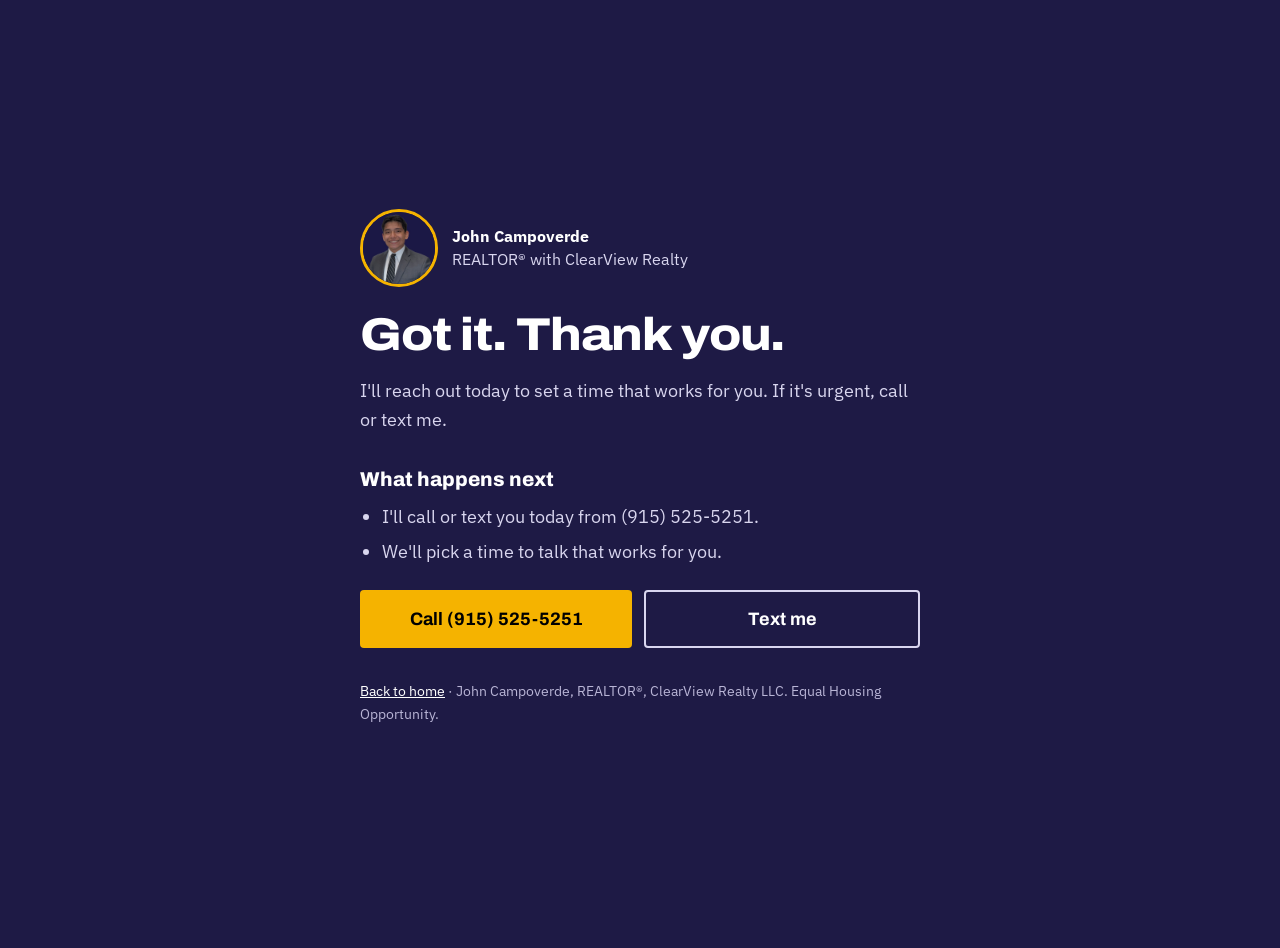
<file: thanks.html>
<!doctype html>
<html lang="en">
<head>
<meta charset="utf-8">
<meta name="viewport" content="width=device-width, initial-scale=1">
<meta name="robots" content="noindex">
<link rel="icon" href="/favicon.svg" type="image/svg+xml">
<title>Thanks | John Campoverde, ClearView Realty</title>
<link href="https://fonts.googleapis.com/css2?family=Archivo:wdth,wght@100..125,800&family=IBM+Plex+Sans:wght@400;600&display=swap" rel="stylesheet">
<style>
body{margin:0;font-family:'IBM Plex Sans',system-ui,sans-serif;font-size:18px;line-height:1.6;background:#1E1A45;color:#fff;display:flex;min-height:100vh;align-items:center;justify-content:center;padding:24px}
.box{max-width:560px;width:100%}
.me{display:flex;align-items:center;gap:14px;margin-bottom:24px}
.me img{width:72px;height:72px;border-radius:50%;object-fit:cover;object-position:50% 22%;border:3px solid #f5b300}
.me p{margin:0;color:#d9d6ef;font-size:16px;line-height:1.4}.me b{color:#fff}
h1{font-family:'Archivo',sans-serif;font-stretch:112%;font-weight:800;font-size:clamp(36px,7vw,46px);line-height:1.05;letter-spacing:-.025em;margin:0 0 14px}
p{color:#d9d6ef}
h2{font-family:'Archivo',sans-serif;font-weight:800;font-size:20px;margin:28px 0 8px}
ul{margin:0;padding-left:22px;color:#d9d6ef}
li{margin-bottom:6px}
.acts{display:flex;gap:12px;flex-wrap:wrap;margin-top:24px}
a.btn{display:inline-flex;min-height:54px;align-items:center;justify-content:center;padding:0 24px;border-radius:4px;text-decoration:none;font-weight:700;font-family:'Archivo',sans-serif;flex:1;min-width:200px}
.go{background:#f5b300;color:#000}.line{border:2px solid #d9d6ef;color:#fff}
a.btn:focus-visible{outline:3px solid #fff;outline-offset:3px}
[hidden]{display:none!important}
.fine{font-size:14px;color:#b9b5d6;margin-top:32px}
.fine a{color:#fff}
</style>
</head>
<body>
<main class="box" id="main">
  <div class="me"><img src="/headshot.jpg" alt="John Campoverde" width="720" height="900"><p><b>John Campoverde</b><br>REALTOR® with ClearView Realty</p></div>
  <h1 id="title">Got it. Thank you.</h1>
  <p id="msg">I'll reach out today to set a time that works for you. If it's urgent, call or text me.</p>
  <h2>What happens next</h2>
  <ul id="next">
    <li>I'll call or text you today from (915) 525-5251.</li>
    <li>We'll pick a time to talk that works for you.</li>
  </ul>
  <div class="acts">
    <a class="btn go" id="book" href="#" target="_blank" rel="noopener" hidden>Pick a time on my calendar</a>
    <a class="btn go" id="call" href="tel:+19155255251">Call (915) 525-5251</a>
    <a class="btn line" href="sms:+19155255251">Text me</a>
  </div>
  <p class="fine"><a href="/">Back to home</a> · John Campoverde, REALTOR®, ClearView Realty LLC. Equal Housing Opportunity.</p>
</main>
<script>
// Paste your online booking link between the quotes to show the "Pick a time" button.
var BOOKING_URL = '';

(function () {
  var lead = {};
  try { lead = JSON.parse(sessionStorage.getItem('cv_lead') || '{}'); } catch (e) {}
  var first = (lead.first || '').replace(/[^\p{L}\p{M}' -]/gu, '').slice(0, 30);
  var copy = {
    buyer: { msg: "I'll reach out today about your home search.", next: ["I'll call or text you today from (915) 525-5251.", "We'll go over your budget, areas and timeline.", "If you're not pre-approved yet, I'll share lenders you can compare."] },
    seller: { msg: "I'll reach out today about your home, and I'll start looking at recent sales near you before we talk.", next: ["I'll call or text you today from (915) 525-5251.", "I'll pull recent sales near your address.", "We'll set a time to talk through pricing and your plan."] },
    relocation: { msg: "I'll reach out today about your move. Moving somewhere new is a lot, so we'll take it one step at a time.", next: ["I'll call or text you today from (915) 525-5251.", "We'll go over your timeline and what you need in a home.", "I'll answer your questions about the move."] },
    'home-value': { msg: "I'll start on your free home value report and reach out today with any questions about your home.", next: ["I'll pull recent sales near your address.", "I'll call or text you today from (915) 525-5251.", "You'll get a clear report with a suggested price range."] }
  }[lead.type];
  if (first) document.getElementById('title').textContent = 'Thanks, ' + first + '. Got it.';
  if (copy) {
    document.getElementById('msg').textContent = copy.msg;
    var ul = document.getElementById('next'); ul.innerHTML = '';
    copy.next.forEach(function (t) { var li = document.createElement('li'); li.textContent = t; ul.appendChild(li); });
  }
  if (BOOKING_URL.indexOf('https://') === 0) {
    var b = document.getElementById('book'); b.href = BOOKING_URL; b.hidden = false;
    document.getElementById('call').className = 'btn line';
  }
})();
</script>
<script src="/js/track.js" defer></script>
</body>
</html>
</file>
<file: css/pages.css>
/* Shared styles for the Buy, Sell and Moving pages */
:root{--ind:#1E1A45;--deep:#120F2B;--gold:#f5b300;--gold-h:#ffc533;--stone:#F3F2F8;--rule:#d8d6e4;--gray:#55526b;--lav:#d9d6ef}
*{box-sizing:border-box}
body{margin:0;font-family:'IBM Plex Sans',system-ui,sans-serif;font-size:18px;line-height:1.6;color:#000;background:#fff}
h1,h2,h3{font-family:'Archivo','IBM Plex Sans',sans-serif;margin:0;line-height:1.08}
a{color:var(--ind);text-underline-offset:3px}
:focus-visible{outline:3px solid var(--gold);outline-offset:3px}
img{max-width:100%}
.skip{position:absolute;left:-999px}.skip:focus{left:12px;top:12px;background:#fff;color:#000;padding:8px 12px;z-index:30}
.wrap{max-width:1140px;margin:0 auto;padding:0 24px}

header{background:var(--deep);position:sticky;top:0;z-index:20}
header .wrap{display:flex;align-items:center;justify-content:space-between;gap:16px;min-height:68px;flex-wrap:wrap}
.logo{color:#fff;text-decoration:none;display:flex;flex-direction:column;line-height:1.15}
.logo strong{font-family:'Archivo',sans-serif;font-stretch:118%;font-weight:800;font-size:19px}
.logo span{font-size:14px;color:var(--lav)}
header nav{display:flex;align-items:center;gap:24px}
header nav a{color:#fff;text-decoration:none;font-size:16px;font-weight:500}
header nav a:hover{text-decoration:underline}
header nav a[aria-current]{text-decoration:underline;text-decoration-color:var(--gold);text-decoration-thickness:3px}
header nav a.hcall{color:var(--gold);font-weight:700}
@media (max-width:760px){header nav{display:none}}

.hero{background:var(--ind);color:#fff;padding:64px 0 72px}
.hero .wrap{display:grid;grid-template-columns:minmax(0,1fr) minmax(0,1fr);gap:56px;align-items:start}
@media (max-width:880px){.hero{padding:36px 0 48px}.hero .wrap{grid-template-columns:1fr;gap:32px}}
.eyebrow{color:var(--gold);font-weight:600;font-size:15px;letter-spacing:.08em;text-transform:uppercase;margin-bottom:12px}
.hero h1{font-stretch:112%;font-weight:800;font-size:clamp(38px,5.4vw,60px);letter-spacing:-.025em}
.hero .lead{font-size:clamp(18px,1.8vw,21px);color:var(--lav);margin:20px 0 0;max-width:30em}
.me{display:flex;align-items:center;gap:14px;margin-top:28px}
.me img{width:64px;height:64px;border-radius:50%;object-fit:cover;object-position:50% 22%;border:3px solid var(--gold)}
.me p{margin:0;color:var(--lav);font-size:16px;line-height:1.4}
.me b{color:#fff}
.talk{margin-top:20px;display:flex;gap:12px;flex-wrap:wrap}

.btn{display:inline-flex;align-items:center;justify-content:center;min-height:54px;padding:10px 24px;border:0;border-radius:4px;font-family:'Archivo',sans-serif;font-weight:800;font-size:17px;cursor:pointer;text-decoration:none;text-align:center;line-height:1.2}
.btn-go{background:var(--gold);color:#000}.btn-go:hover{background:var(--gold-h)}
.btn-ind{background:var(--ind);color:#fff}
.btn-ghost{border:2px solid var(--lav);color:#fff;background:transparent}
.btn-line{border:2px solid var(--ind);color:var(--ind);background:#fff}

form{background:#fff;color:#000;border-radius:8px;padding:28px;display:grid;gap:14px;box-shadow:0 18px 40px rgba(0,0,0,.25)}
form h2{font-size:24px;font-weight:800;font-stretch:108%}
form .sub{margin:-6px 0 4px;color:var(--gray);font-size:16px}
label{display:grid;gap:6px;font-weight:600;font-size:16px}
label .opt{font-weight:400;color:var(--gray);font-size:14px}
input,select,textarea{font:inherit;font-size:17px;padding:12px 14px;border:1.5px solid #8f8c86;border-radius:4px;width:100%;background:#fff;color:#000}
input:focus,select:focus,textarea:focus{border-color:#000;outline:3px solid var(--gold);outline-offset:0}
.two{display:grid;grid-template-columns:1fr 1fr;gap:14px}
@media (max-width:480px){.two{grid-template-columns:1fr}}
fieldset.choices{border:0;padding:0;margin:0;display:grid;gap:8px}
fieldset.choices legend{font-weight:600;font-size:16px;padding:0;margin-bottom:6px}
.pill{display:flex;align-items:center;gap:10px;font-weight:400;border:1.5px solid var(--rule);border-radius:4px;padding:10px 12px;cursor:pointer}
.pill input{width:auto;margin:0}
.row-pills{display:grid;grid-template-columns:repeat(auto-fit,minmax(110px,1fr));gap:8px}
.consent{display:flex;gap:10px;align-items:flex-start;font-weight:400;font-size:14px;color:var(--gray)}
.consent input{width:auto;margin-top:4px}
.consent-note{margin:0;font-size:14px;color:var(--gray)}
.optin{border:1px solid var(--rule);border-radius:4px;padding:10px 14px 14px;margin:0;display:grid;gap:10px}
.optin legend{font-size:14px;font-weight:600;color:var(--gray);padding:0 6px}
.hidden{display:none}
form .btn-go{width:100%}

section{padding:72px 0}
@media (max-width:760px){section{padding:56px 0}}
.alt{background:var(--stone)}
h2.sec{font-stretch:110%;font-weight:800;font-size:clamp(30px,4vw,44px);letter-spacing:-.02em;margin-bottom:12px}
.intro{color:var(--gray);max-width:40em;margin:0 0 28px}
.steps{list-style:none;margin:0;padding:0;border-top:2px solid var(--ind);counter-reset:n}
.steps li{counter-increment:n;display:grid;grid-template-columns:64px minmax(0,1fr) minmax(0,1.4fr);gap:6px 28px;padding:22px 0;border-bottom:1px solid var(--rule);align-items:baseline}
.steps li::before{content:counter(n,decimal-leading-zero);font-family:'Archivo',sans-serif;font-weight:700;color:var(--gray)}
.steps h3{font-size:22px;font-weight:800}
.steps p{margin:0;color:var(--gray)}
@media (max-width:700px){.steps li{grid-template-columns:44px minmax(0,1fr)}.steps p{grid-column:2}}
.cards{display:grid;grid-template-columns:repeat(auto-fit,minmax(min(260px,100%),1fr));gap:16px}
.card{background:#fff;border:1.5px solid var(--rule);border-radius:8px;padding:22px}
.card h3{font-size:20px;font-weight:800;margin-bottom:6px}
.card p{margin:0;color:#2b2940;font-size:16px}
.card a{font-weight:600}
.note{background:var(--stone);border-left:6px solid var(--gold);border-radius:6px;padding:16px 20px;font-size:16px}
.band{background:var(--gold);padding:44px 0}
.band .wrap{display:flex;flex-wrap:wrap;gap:16px 40px;align-items:center;justify-content:space-between}
.band h2{font-stretch:110%;font-weight:800;font-size:clamp(26px,3.4vw,36px)}
.band .acts{display:flex;gap:12px;flex-wrap:wrap}

footer{background:var(--deep);color:#c9c6e0;padding:40px 0 120px;font-size:15px}
footer a{color:#fff;display:inline-block;padding:4px 0}
footer .broker{font-family:'Archivo',sans-serif;font-stretch:118%;font-weight:800;font-size:22px;color:#fff}
footer .links{margin-top:20px;padding-top:16px;border-top:1px solid #2a2552;display:flex;flex-wrap:wrap;gap:6px 28px}
@media (min-width:761px){footer{padding-bottom:40px}}
.bar{position:fixed;left:0;right:0;bottom:0;z-index:25;display:none;gap:8px;padding:10px 12px calc(10px + env(safe-area-inset-bottom));background:#fff;border-top:1px solid var(--rule)}
.bar .btn{flex:1;min-height:50px;padding:8px 10px;font-size:16px}
@media (max-width:760px){.bar{display:flex}}
</file>
